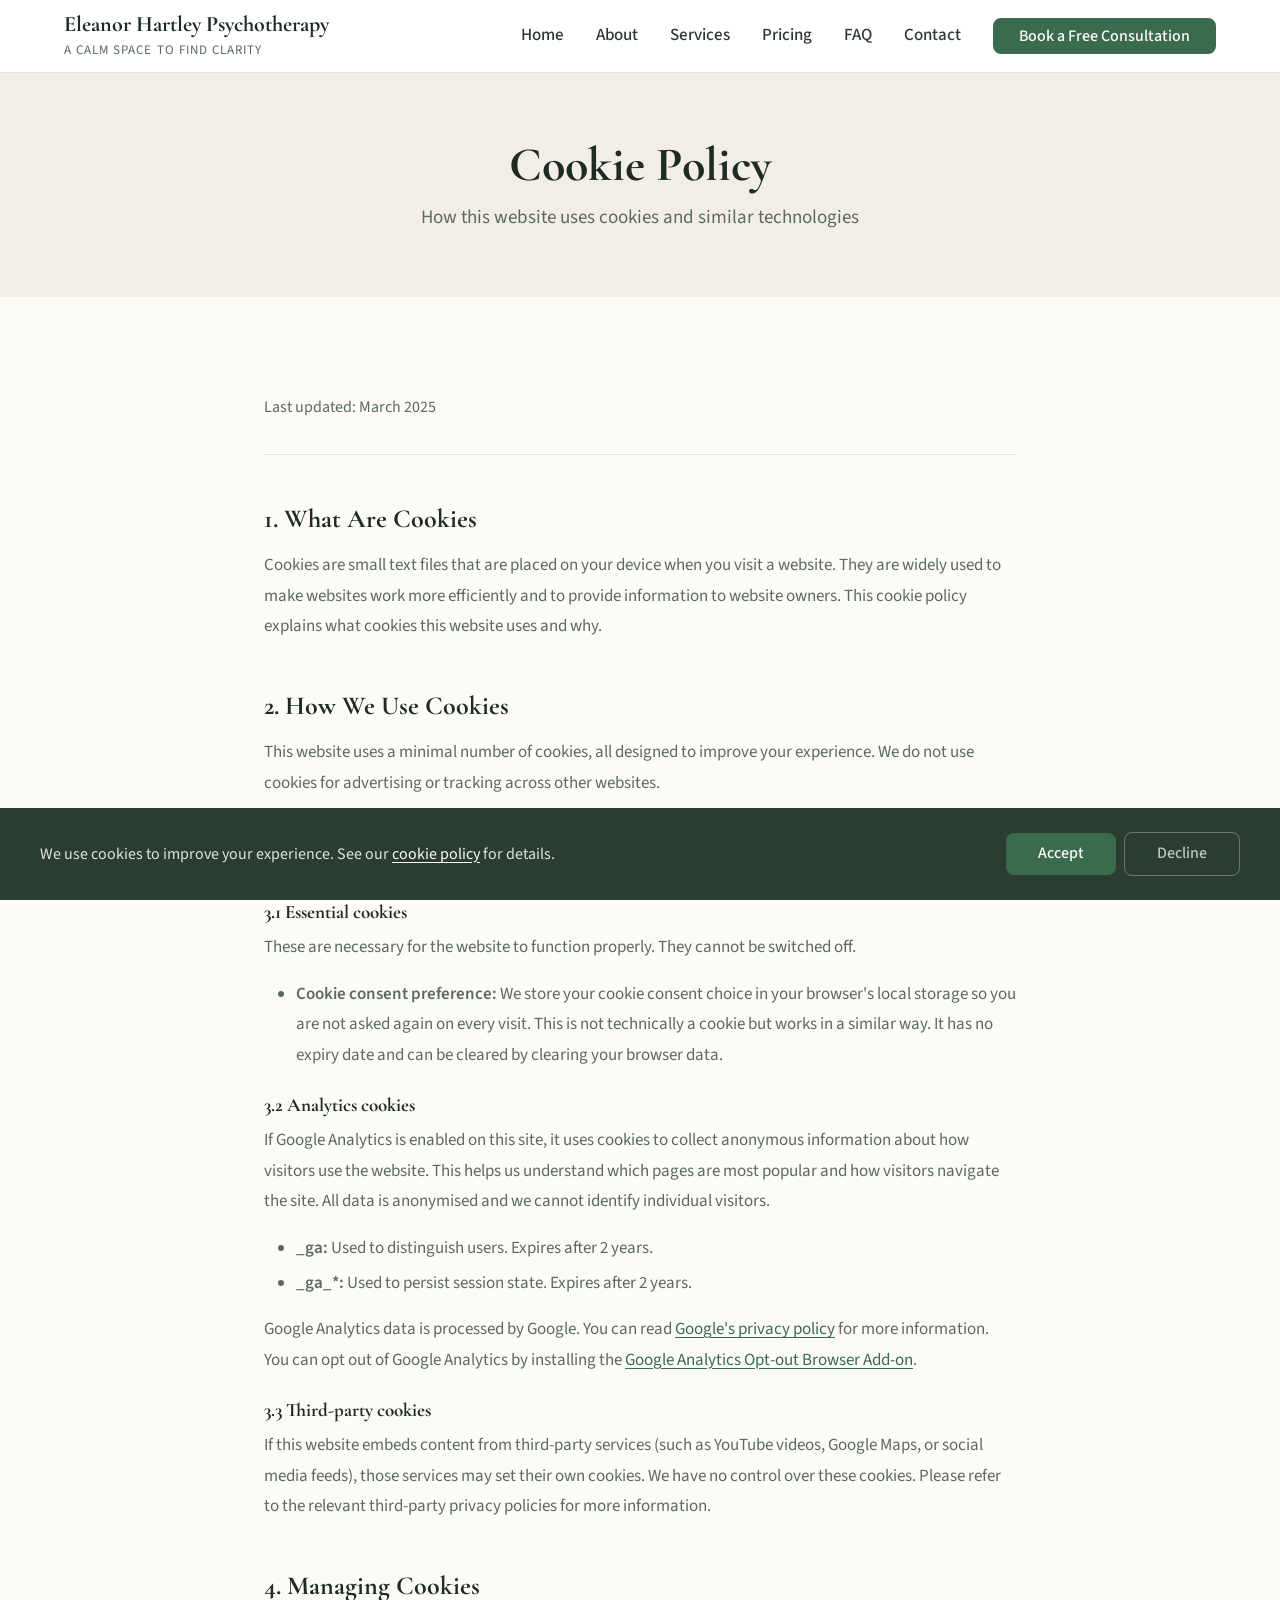
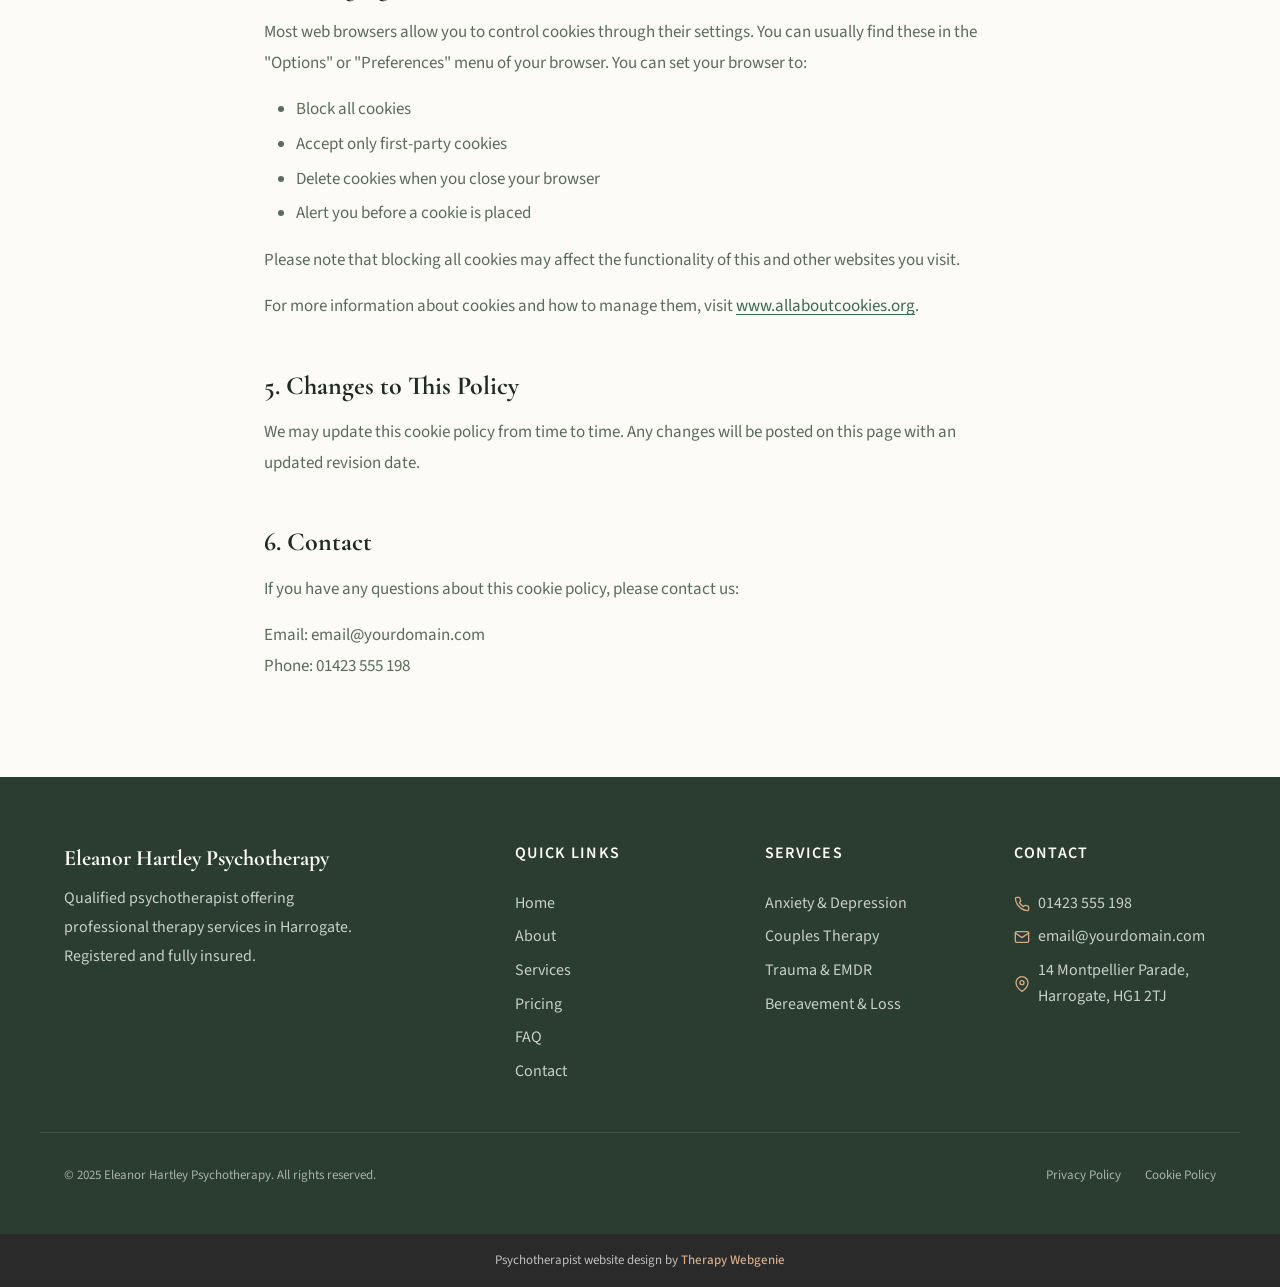
<file: cookies-policy.html>
<!DOCTYPE html>
<html lang="en">
<head>
  <meta charset="UTF-8">
  <meta name="viewport" content="width=device-width, initial-scale=1.0">
  <meta name="description" content="Cookie policy for Eleanor Hartley Psychotherapy. How we use cookies and similar technologies on this website.">
  <meta name="robots" content="noindex">
  <title>Cookie Policy — Eleanor Hartley Psychotherapy</title>

  <link rel="preconnect" href="https://fonts.googleapis.com">
  <link rel="preconnect" href="https://fonts.gstatic.com" crossorigin>

  <link rel="stylesheet" href="css/base.css">
  <link rel="stylesheet" href="css/components.css">
  <link rel="stylesheet" href="css/theme.css">
  <!-- PROFILE:schema -->
  <!-- /PROFILE:schema -->
</head>
<body>

  <a href="#main" class="skip-link">Skip to main content</a>

  <!-- SECTION: nav -->
  <nav class="nav" role="navigation" aria-label="Main navigation">
    <div class="container nav__inner">
      <a href="index.html" class="nav__brand">
        <!-- PROFILE:logo --><!-- /PROFILE:logo -->
        <span class="nav__name"><!-- PROFILE:site_title -->Eleanor Hartley Psychotherapy<!-- /PROFILE:site_title --></span>
        <span class="nav__title"><!-- PROFILE:site_slogan -->A calm space to find clarity<!-- /PROFILE:site_slogan --></span>
      </a>
      <div class="nav__links">
        <a href="index.html" class="nav__link">Home</a>
        <a href="about.html" class="nav__link">About</a>
        <a href="services.html" class="nav__link">Services</a>
        <a href="pricing.html" class="nav__link">Pricing</a>
        <a href="faq.html" class="nav__link">FAQ</a>
        <a href="contact.html" class="nav__link">Contact</a>
        <a href="contact.html" class="btn btn--primary nav__cta">Book a Free Consultation</a>
      </div>
      <button class="nav__toggle" aria-label="Toggle menu" aria-expanded="false" aria-controls="mobile-menu">
        <span class="nav__toggle-bar"></span>
        <span class="nav__toggle-bar"></span>
        <span class="nav__toggle-bar"></span>
      </button>
    </div>
    <div class="nav__mobile" id="mobile-menu" role="menu">
      <a href="index.html" class="nav__link" role="menuitem">Home</a>
      <a href="about.html" class="nav__link" role="menuitem">About</a>
      <a href="services.html" class="nav__link" role="menuitem">Services</a>
      <a href="pricing.html" class="nav__link" role="menuitem">Pricing</a>
      <a href="faq.html" class="nav__link" role="menuitem">FAQ</a>
      <a href="contact.html" class="nav__link" role="menuitem">Contact</a>
      <a href="contact.html" class="btn btn--primary" role="menuitem">Book a Free Consultation</a>
    </div>
  </nav>
  <!-- /SECTION: nav -->

  <!-- Compact scroll header -->
  <div class="nav-scroll" aria-hidden="true">
    <div class="container nav-scroll__inner">
      <div class="nav-scroll__brand">
        <span class="nav-scroll__name"><!-- PROFILE:site_title -->Eleanor Hartley Psychotherapy<!-- /PROFILE:site_title --></span>
        <span class="nav-scroll__title"><!-- PROFILE:site_slogan -->A calm space to find clarity<!-- /PROFILE:site_slogan --></span>
      </div>
      <div class="nav-scroll__right">
        <a href="tel:01423555198" class="nav-scroll__phone">
          <svg xmlns="http://www.w3.org/2000/svg" viewBox="0 0 24 24" fill="none" stroke="currentColor" stroke-width="2" stroke-linecap="round" stroke-linejoin="round"><path d="M22 16.92v3a2 2 0 0 1-2.18 2 19.79 19.79 0 0 1-8.63-3.07 19.5 19.5 0 0 1-6-6 19.79 19.79 0 0 1-3.07-8.67A2 2 0 0 1 4.11 2h3a2 2 0 0 1 2 1.72c.127.96.361 1.903.7 2.81a2 2 0 0 1-.45 2.11L8.09 9.91a16 16 0 0 0 6 6l1.27-1.27a2 2 0 0 1 2.11-.45c.907.339 1.85.573 2.81.7A2 2 0 0 1 22 16.92z"></path></svg>
          01423 555 198
        </a>
        <a href="tel:01423555198" class="nav-scroll__phone-icon" aria-label="Call us">
          <svg xmlns="http://www.w3.org/2000/svg" viewBox="0 0 24 24" fill="none" stroke="currentColor" stroke-width="2" stroke-linecap="round" stroke-linejoin="round"><path d="M22 16.92v3a2 2 0 0 1-2.18 2 19.79 19.79 0 0 1-8.63-3.07 19.5 19.5 0 0 1-6-6 19.79 19.79 0 0 1-3.07-8.67A2 2 0 0 1 4.11 2h3a2 2 0 0 1 2 1.72c.127.96.361 1.903.7 2.81a2 2 0 0 1-.45 2.11L8.09 9.91a16 16 0 0 0 6 6l1.27-1.27a2 2 0 0 1 2.11-.45c.907.339 1.85.573 2.81.7A2 2 0 0 1 22 16.92z"></path></svg>
        </a>
        <button class="nav-scroll__toggle" aria-label="Toggle menu">
          <span class="nav-scroll__toggle-bar"></span>
          <span class="nav-scroll__toggle-bar"></span>
          <span class="nav-scroll__toggle-bar"></span>
        </button>
      </div>
    </div>
  </div>

  <main id="main">

    <!-- SECTION: page-header -->
    <section class="page-header">
      <div class="container">
        <h1>Cookie Policy</h1>
        <p>How this website uses cookies and similar technologies</p>
      </div>
    </section>
    <!-- /SECTION: page-header -->

    <!-- SECTION: cookies-content -->
    <section class="section">
      <div class="container privacy-content">

        <p class="last-updated">Last updated: March 2025</p>

        <h2>1. What Are Cookies</h2>
        <p>Cookies are small text files that are placed on your device when you visit a website. They are widely used to make websites work more efficiently and to provide information to website owners. This cookie policy explains what cookies this website uses and why.</p>

        <h2>2. How We Use Cookies</h2>
        <p>This website uses a minimal number of cookies, all designed to improve your experience. We do not use cookies for advertising or tracking across other websites.</p>

        <h2>3. Cookies We Use</h2>

        <h3>3.1 Essential cookies</h3>
        <p>These are necessary for the website to function properly. They cannot be switched off.</p>
        <ul>
          <li><strong>Cookie consent preference:</strong> We store your cookie consent choice in your browser's local storage so you are not asked again on every visit. This is not technically a cookie but works in a similar way. It has no expiry date and can be cleared by clearing your browser data.</li>
        </ul>

        <h3>3.2 Analytics cookies</h3>
        <p>If Google Analytics is enabled on this site, it uses cookies to collect anonymous information about how visitors use the website. This helps us understand which pages are most popular and how visitors navigate the site. All data is anonymised and we cannot identify individual visitors.</p>
        <ul>
          <li><strong>_ga:</strong> Used to distinguish users. Expires after 2 years.</li>
          <li><strong>_ga_*:</strong> Used to persist session state. Expires after 2 years.</li>
        </ul>
        <p>Google Analytics data is processed by Google. You can read <a href="https://policies.google.com/privacy" target="_blank" rel="noopener">Google's privacy policy</a> for more information. You can opt out of Google Analytics by installing the <a href="https://tools.google.com/dlpage/gaoptout" target="_blank" rel="noopener">Google Analytics Opt-out Browser Add-on</a>.</p>

        <h3>3.3 Third-party cookies</h3>
        <p>If this website embeds content from third-party services (such as YouTube videos, Google Maps, or social media feeds), those services may set their own cookies. We have no control over these cookies. Please refer to the relevant third-party privacy policies for more information.</p>

        <h2>4. Managing Cookies</h2>
        <p>Most web browsers allow you to control cookies through their settings. You can usually find these in the "Options" or "Preferences" menu of your browser. You can set your browser to:</p>
        <ul>
          <li>Block all cookies</li>
          <li>Accept only first-party cookies</li>
          <li>Delete cookies when you close your browser</li>
          <li>Alert you before a cookie is placed</li>
        </ul>
        <p>Please note that blocking all cookies may affect the functionality of this and other websites you visit.</p>
        <p>For more information about cookies and how to manage them, visit <a href="https://www.allaboutcookies.org" target="_blank" rel="noopener">www.allaboutcookies.org</a>.</p>

        <h2>5. Changes to This Policy</h2>
        <p>We may update this cookie policy from time to time. Any changes will be posted on this page with an updated revision date.</p>

        <h2>6. Contact</h2>
        <p>If you have any questions about this cookie policy, please contact us:</p>
        <p>Email: email@yourdomain.com<br>
        Phone: 01423 555 198</p>

      </div>
    </section>
    <!-- /SECTION: cookies-content -->

  </main>

  <!-- SECTION: footer -->
  <footer class="footer">
    <div class="container footer__inner">
      <div class="footer__brand">
        <p class="footer__brand-name">Eleanor Hartley Psychotherapy</p>
        <p class="footer__brand-text">Qualified psychotherapist offering professional therapy services in Harrogate. Registered and fully insured.</p>
      </div>
      <div class="footer__col">
        <p class="footer__heading">Quick Links</p>
        <div class="footer__links">
          <a href="index.html" class="footer__link">Home</a>
          <a href="about.html" class="footer__link">About</a>
          <a href="services.html" class="footer__link">Services</a>
          <a href="pricing.html" class="footer__link">Pricing</a>
          <a href="faq.html" class="footer__link">FAQ</a>
          <a href="contact.html" class="footer__link">Contact</a>
        </div>
      </div>
      <div class="footer__col">
        <p class="footer__heading">Services</p>
        <div class="footer__links">
          <a href="services.html" class="footer__link">Anxiety &amp; Depression</a>
          <a href="services.html" class="footer__link">Couples Therapy</a>
          <a href="services.html" class="footer__link">Trauma &amp; EMDR</a>
          <a href="services.html" class="footer__link">Bereavement &amp; Loss</a>
        </div>
      </div>
      <div class="footer__col">
        <p class="footer__heading">Contact</p>
        <div class="footer__contact-item">
          <svg xmlns="http://www.w3.org/2000/svg" viewBox="0 0 24 24" fill="none" stroke="currentColor" stroke-width="2" stroke-linecap="round" stroke-linejoin="round"><path d="M22 16.92v3a2 2 0 0 1-2.18 2 19.79 19.79 0 0 1-8.63-3.07 19.5 19.5 0 0 1-6-6 19.79 19.79 0 0 1-3.07-8.67A2 2 0 0 1 4.11 2h3a2 2 0 0 1 2 1.72 12.84 12.84 0 0 0 .7 2.81 2 2 0 0 1-.45 2.11L8.09 9.91a16 16 0 0 0 6 6l1.27-1.27a2 2 0 0 1 2.11-.45 12.84 12.84 0 0 0 2.81.7A2 2 0 0 1 22 16.92z"></path></svg>
          <!-- PROFILE:phone_landline --><span>01423 555 198</span><!-- /PROFILE:phone_landline -->
        </div>
        <div class="footer__contact-item">
          <svg xmlns="http://www.w3.org/2000/svg" viewBox="0 0 24 24" fill="none" stroke="currentColor" stroke-width="2" stroke-linecap="round" stroke-linejoin="round"><path d="M4 4h16c1.1 0 2 .9 2 2v12c0 1.1-.9 2-2 2H4c-1.1 0-2-.9-2-2V6c0-1.1.9-2 2-2z"></path><polyline points="22,6 12,13 2,6"></polyline></svg>
          <!-- PROFILE:email --><a href="mailto:email@yourdomain.com">email@yourdomain.com</a><!-- /PROFILE:email -->
        </div>
        <div class="footer__contact-item">
          <svg xmlns="http://www.w3.org/2000/svg" viewBox="0 0 24 24" fill="none" stroke="currentColor" stroke-width="2" stroke-linecap="round" stroke-linejoin="round"><path d="M21 10c0 7-9 13-9 13s-9-6-9-13a9 9 0 0 1 18 0z"></path><circle cx="12" cy="10" r="3"></circle></svg>
          <!-- PROFILE:address --><span>14 Montpellier Parade, Harrogate, HG1 2TJ</span><!-- /PROFILE:address -->
        </div>
      </div>
    </div>
    <div class="container footer__bottom">
      <p class="footer__copyright">&copy; 2025 Eleanor Hartley Psychotherapy. All rights reserved.</p>
      <div class="footer__legal">
        <a href="privacy.html">Privacy Policy</a>
        <a href="cookies-policy.html">Cookie Policy</a>
      </div>
    </div>
  </footer>
  <!-- /SECTION: footer -->

  <div class="site-credit">
    <p>Psychotherapist website design by <a href="https://www.therapywebgenie.com/website-design/psychotherapists/" target="_blank" rel="noopener nofollow">Therapy Webgenie</a></p>
  </div>

  <!-- Cookie Consent -->
  <div class="cookie-banner" role="dialog" aria-label="Cookie consent">
    <div class="cookie-banner__inner">
      <p class="cookie-banner__text">We use cookies to improve your experience. See our <a href="cookies-policy.html">cookie policy</a> for details.</p>
      <div class="cookie-banner__buttons"><button class="cookie-banner__accept">Accept</button><button class="cookie-banner__decline">Decline</button></div>
    </div>
  </div>

  <!-- Back to Top -->
  <button class="back-to-top" aria-label="Back to top">
    <svg xmlns="http://www.w3.org/2000/svg" viewBox="0 0 24 24" fill="none" stroke="currentColor" stroke-width="2" stroke-linecap="round" stroke-linejoin="round"><polyline points="18 15 12 9 6 15"></polyline></svg>
  </button>

  <script src="js/main.js"></script>
</body>
</html>
</file>
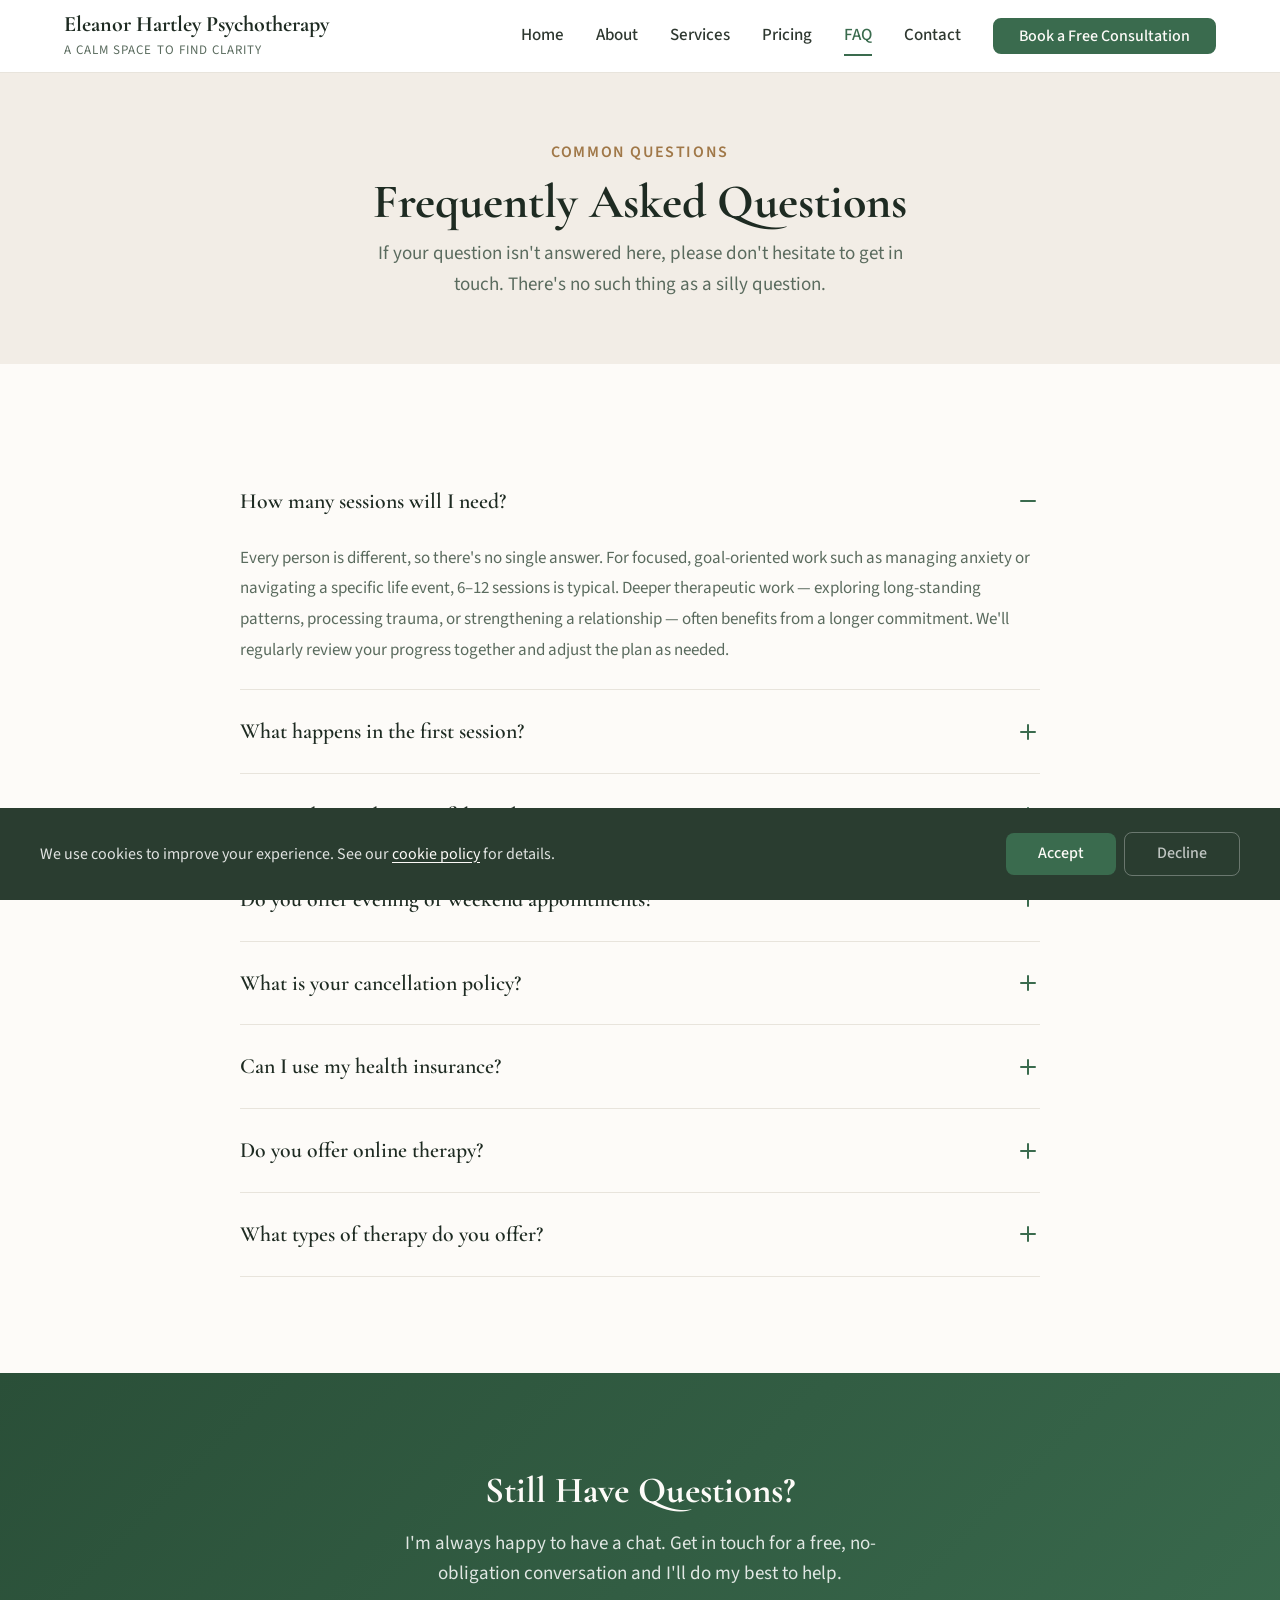
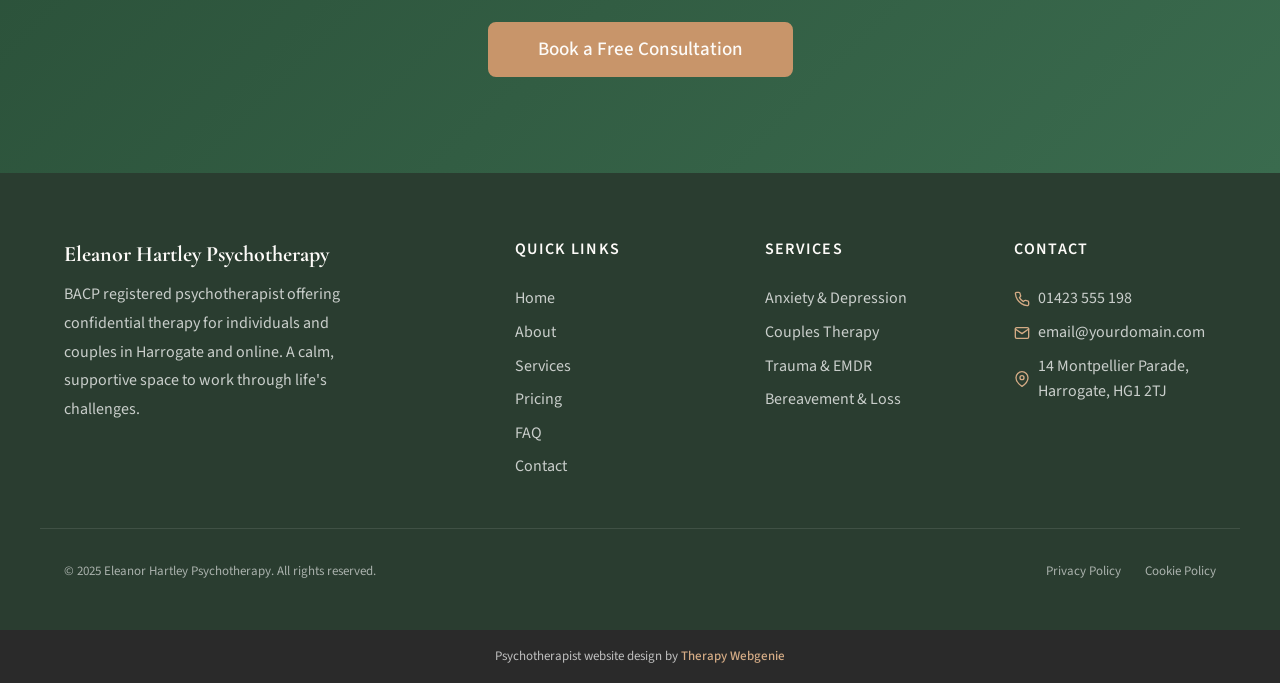
<file: faq.html>
<!DOCTYPE html>
<html lang="en">
<head>
  <meta charset="UTF-8">
  <meta name="viewport" content="width=device-width, initial-scale=1.0">
  <meta name="description" content="Frequently asked questions about Eleanor Hartley Psychotherapy. Find answers about sessions, pricing, cancellations, confidentiality, and more.">
  <title>FAQ — Eleanor Hartley Psychotherapy</title>

  <link rel="canonical" href="https://eleanorhartley.co.uk/faq.html">

  <meta property="og:type" content="website">
  <meta property="og:url" content="https://eleanorhartley.co.uk/faq.html">
  <meta property="og:title" content="FAQ — Eleanor Hartley Psychotherapy">
  <meta property="og:description" content="Find answers to common questions about psychotherapy sessions, confidentiality, and what to expect.">
  <meta property="og:image" content="https://eleanorhartley.co.uk/images/hero.jpg">

  <meta name="twitter:card" content="summary_large_image">
  <meta name="twitter:title" content="FAQ — Eleanor Hartley Psychotherapy">
  <meta name="twitter:description" content="Find answers to common questions about psychotherapy sessions, confidentiality, and what to expect.">
  <meta name="twitter:image" content="https://eleanorhartley.co.uk/images/hero.jpg">

  <link rel="preconnect" href="https://fonts.googleapis.com">
  <link rel="preconnect" href="https://fonts.gstatic.com" crossorigin>

  <link rel="stylesheet" href="css/base.css">
  <link rel="stylesheet" href="css/components.css">
  <link rel="stylesheet" href="css/theme.css">
  <!-- PROFILE:schema -->
  <!-- /PROFILE:schema -->
</head>
<body>

  <a href="#main" class="skip-link">Skip to main content</a>

  <!-- SECTION: nav -->
  <nav class="nav" role="navigation" aria-label="Main navigation">
    <div class="container nav__inner">
      <a href="index.html" class="nav__brand">
        <!-- PROFILE:logo --><!-- /PROFILE:logo -->
        <span class="nav__name"><!-- PROFILE:site_title -->Eleanor Hartley Psychotherapy<!-- /PROFILE:site_title --></span>
        <span class="nav__title"><!-- PROFILE:site_slogan -->A calm space to find clarity<!-- /PROFILE:site_slogan --></span>
      </a>
      <div class="nav__links">
        <a href="index.html" class="nav__link">Home</a>
        <a href="about.html" class="nav__link">About</a>
        <a href="services.html" class="nav__link">Services</a>
        <a href="pricing.html" class="nav__link">Pricing</a>
        <a href="faq.html" class="nav__link nav__link--active">FAQ</a>
        <a href="contact.html" class="nav__link">Contact</a>
        <a href="contact.html" class="btn btn--primary nav__cta">Book a Free Consultation</a>
      </div>
      <button class="nav__toggle" aria-label="Toggle menu" aria-expanded="false" aria-controls="mobile-menu">
        <span class="nav__toggle-bar"></span>
        <span class="nav__toggle-bar"></span>
        <span class="nav__toggle-bar"></span>
      </button>
    </div>
    <div class="nav__mobile" id="mobile-menu" role="menu">
      <a href="index.html" class="nav__link" role="menuitem">Home</a>
      <a href="about.html" class="nav__link" role="menuitem">About</a>
      <a href="services.html" class="nav__link" role="menuitem">Services</a>
      <a href="pricing.html" class="nav__link" role="menuitem">Pricing</a>
      <a href="faq.html" class="nav__link nav__link--active" role="menuitem">FAQ</a>
      <a href="contact.html" class="nav__link" role="menuitem">Contact</a>
      <a href="contact.html" class="btn btn--primary" role="menuitem">Book a Free Consultation</a>
    </div>
  </nav>
  <!-- /SECTION: nav -->

  <!-- Compact scroll header -->
  <div class="nav-scroll" aria-hidden="true">
    <div class="container nav-scroll__inner">
      <div class="nav-scroll__brand">
        <span class="nav-scroll__name"><!-- PROFILE:site_title -->Eleanor Hartley Psychotherapy<!-- /PROFILE:site_title --></span>
        <span class="nav-scroll__title"><!-- PROFILE:site_slogan -->A calm space to find clarity<!-- /PROFILE:site_slogan --></span>
      </div>
      <div class="nav-scroll__right">
        <a href="tel:01423555198" class="nav-scroll__phone">
          <svg xmlns="http://www.w3.org/2000/svg" viewBox="0 0 24 24" fill="none" stroke="currentColor" stroke-width="2" stroke-linecap="round" stroke-linejoin="round"><path d="M22 16.92v3a2 2 0 0 1-2.18 2 19.79 19.79 0 0 1-8.63-3.07 19.5 19.5 0 0 1-6-6 19.79 19.79 0 0 1-3.07-8.67A2 2 0 0 1 4.11 2h3a2 2 0 0 1 2 1.72c.127.96.361 1.903.7 2.81a2 2 0 0 1-.45 2.11L8.09 9.91a16 16 0 0 0 6 6l1.27-1.27a2 2 0 0 1 2.11-.45c.907.339 1.85.573 2.81.7A2 2 0 0 1 22 16.92z"></path></svg>
          01423 555 198
        </a>
        <a href="tel:01423555198" class="nav-scroll__phone-icon" aria-label="Call us">
          <svg xmlns="http://www.w3.org/2000/svg" viewBox="0 0 24 24" fill="none" stroke="currentColor" stroke-width="2" stroke-linecap="round" stroke-linejoin="round"><path d="M22 16.92v3a2 2 0 0 1-2.18 2 19.79 19.79 0 0 1-8.63-3.07 19.5 19.5 0 0 1-6-6 19.79 19.79 0 0 1-3.07-8.67A2 2 0 0 1 4.11 2h3a2 2 0 0 1 2 1.72c.127.96.361 1.903.7 2.81a2 2 0 0 1-.45 2.11L8.09 9.91a16 16 0 0 0 6 6l1.27-1.27a2 2 0 0 1 2.11-.45c.907.339 1.85.573 2.81.7A2 2 0 0 1 22 16.92z"></path></svg>
        </a>
        <button class="nav-scroll__toggle" aria-label="Toggle menu">
          <span class="nav-scroll__toggle-bar"></span>
          <span class="nav-scroll__toggle-bar"></span>
          <span class="nav-scroll__toggle-bar"></span>
        </button>
      </div>
    </div>
  </div>

  <main id="main">

    <!-- SECTION: page-header -->
    <section class="page-header">
      <div class="container">
        <span class="section-label">Common Questions</span>
        <h1>Frequently Asked Questions</h1>
        <p>If your question isn't answered here, please don't hesitate to get in touch. There's no such thing as a silly question.</p>
      </div>
    </section>
    <!-- /SECTION: page-header -->

    <!-- SECTION: faq -->
    <section class="section reveal">
      <div class="container">
        <div class="accordion">

          <div class="accordion__item accordion__item--open">
            <button class="accordion__trigger" aria-expanded="true">
              How many sessions will I need?
              <svg class="accordion__icon" xmlns="http://www.w3.org/2000/svg" viewBox="0 0 24 24" fill="none" stroke="currentColor" stroke-width="2" stroke-linecap="round" stroke-linejoin="round"><line x1="5" y1="12" x2="19" y2="12"></line><line class="accordion__icon-vertical" x1="12" y1="5" x2="12" y2="19"></line></svg>
            </button>
            <div class="accordion__content">
              <p>Every person is different, so there's no single answer. For focused, goal-oriented work such as managing anxiety or navigating a specific life event, 6&ndash;12 sessions is typical. Deeper therapeutic work &mdash; exploring long-standing patterns, processing trauma, or strengthening a relationship &mdash; often benefits from a longer commitment. We'll regularly review your progress together and adjust the plan as needed.</p>
            </div>
          </div>

          <div class="accordion__item">
            <button class="accordion__trigger" aria-expanded="false">
              What happens in the first session?
              <svg class="accordion__icon" xmlns="http://www.w3.org/2000/svg" viewBox="0 0 24 24" fill="none" stroke="currentColor" stroke-width="2" stroke-linecap="round" stroke-linejoin="round"><line x1="5" y1="12" x2="19" y2="12"></line><line class="accordion__icon-vertical" x1="12" y1="5" x2="12" y2="19"></line></svg>
            </button>
            <div class="accordion__content">
              <p>The first session is an initial assessment where we get to know each other. I'll ask about your background, what's brought you to therapy, and what you're hoping to achieve. There's no pressure to share more than you're comfortable with. Together we'll agree on the best therapeutic approach and map out a plan that feels right for you.</p>
            </div>
          </div>

          <div class="accordion__item">
            <button class="accordion__trigger" aria-expanded="false">
              Is everything I share confidential?
              <svg class="accordion__icon" xmlns="http://www.w3.org/2000/svg" viewBox="0 0 24 24" fill="none" stroke="currentColor" stroke-width="2" stroke-linecap="round" stroke-linejoin="round"><line x1="5" y1="12" x2="19" y2="12"></line><line class="accordion__icon-vertical" x1="12" y1="5" x2="12" y2="19"></line></svg>
            </button>
            <div class="accordion__content">
              <p>Absolutely. Confidentiality is a cornerstone of my practice and essential for building the trust that effective therapy requires. The only exceptions are the standard limitations that apply to all therapists &mdash; where there is a serious risk of harm to yourself or others, or where disclosure is required by law. I'll explain these boundaries fully before we begin working together.</p>
            </div>
          </div>

          <div class="accordion__item">
            <button class="accordion__trigger" aria-expanded="false">
              Do you offer evening or weekend appointments?
              <svg class="accordion__icon" xmlns="http://www.w3.org/2000/svg" viewBox="0 0 24 24" fill="none" stroke="currentColor" stroke-width="2" stroke-linecap="round" stroke-linejoin="round"><line x1="5" y1="12" x2="19" y2="12"></line><line class="accordion__icon-vertical" x1="12" y1="5" x2="12" y2="19"></line></svg>
            </button>
            <div class="accordion__content">
              <p>Yes. I understand that fitting therapy around work and family commitments can be challenging. I offer select evening appointments during the week and Saturday morning sessions. These slots are popular, so I recommend booking early to secure your preferred time.</p>
            </div>
          </div>

          <div class="accordion__item">
            <button class="accordion__trigger" aria-expanded="false">
              What is your cancellation policy?
              <svg class="accordion__icon" xmlns="http://www.w3.org/2000/svg" viewBox="0 0 24 24" fill="none" stroke="currentColor" stroke-width="2" stroke-linecap="round" stroke-linejoin="round"><line x1="5" y1="12" x2="19" y2="12"></line><line class="accordion__icon-vertical" x1="12" y1="5" x2="12" y2="19"></line></svg>
            </button>
            <div class="accordion__content">
              <p>I ask for at least 48 hours' notice if you need to cancel or reschedule. Sessions cancelled with less notice or missed without contact will be charged at the full session rate. I understand that genuine emergencies happen, and I'll always try to be flexible and compassionate in those circumstances.</p>
            </div>
          </div>

          <div class="accordion__item">
            <button class="accordion__trigger" aria-expanded="false">
              Can I use my health insurance?
              <svg class="accordion__icon" xmlns="http://www.w3.org/2000/svg" viewBox="0 0 24 24" fill="none" stroke="currentColor" stroke-width="2" stroke-linecap="round" stroke-linejoin="round"><line x1="5" y1="12" x2="19" y2="12"></line><line class="accordion__icon-vertical" x1="12" y1="5" x2="12" y2="19"></line></svg>
            </button>
            <div class="accordion__content">
              <p>I'm a BACP registered therapist, and some private health insurance providers do cover psychotherapy sessions. I'd recommend checking with your insurer and mentioning my name and BACP registration details when enquiring about coverage. I can provide receipts and any documentation needed to support your claim.</p>
            </div>
          </div>

          <div class="accordion__item">
            <button class="accordion__trigger" aria-expanded="false">
              Do you offer online therapy?
              <svg class="accordion__icon" xmlns="http://www.w3.org/2000/svg" viewBox="0 0 24 24" fill="none" stroke="currentColor" stroke-width="2" stroke-linecap="round" stroke-linejoin="round"><line x1="5" y1="12" x2="19" y2="12"></line><line class="accordion__icon-vertical" x1="12" y1="5" x2="12" y2="19"></line></svg>
            </button>
            <div class="accordion__content">
              <p>Yes. I offer secure, GDPR-compliant video sessions for clients who prefer the flexibility of working from home or who live outside the Harrogate area. Research consistently shows that online therapy is just as effective as in-person sessions for most concerns. All you need is a private space, a stable internet connection, and a willingness to engage.</p>
            </div>
          </div>

          <div class="accordion__item">
            <button class="accordion__trigger" aria-expanded="false">
              What types of therapy do you offer?
              <svg class="accordion__icon" xmlns="http://www.w3.org/2000/svg" viewBox="0 0 24 24" fill="none" stroke="currentColor" stroke-width="2" stroke-linecap="round" stroke-linejoin="round"><line x1="5" y1="12" x2="19" y2="12"></line><line class="accordion__icon-vertical" x1="12" y1="5" x2="12" y2="19"></line></svg>
            </button>
            <div class="accordion__content">
              <p>I take an integrative approach, which means I draw on several evidence-based modalities and tailor the therapy to suit you. This includes cognitive behavioural therapy (CBT) for managing unhelpful thought patterns, person-centred therapy for building self-awareness and confidence, EMDR for processing trauma, and emotionally focused therapy for couples work. We'll find the approach that fits your needs best.</p>
            </div>
          </div>

        </div>
      </div>
    </section>
    <!-- /SECTION: faq -->

    <!-- SECTION: cta -->
    <section class="section cta-banner reveal">
      <div class="container text-center">
        <h2>Still Have Questions?</h2>
        <p>I'm always happy to have a chat. Get in touch for a free, no-obligation conversation and I'll do my best to help.</p>
        <div class="cta-banner__buttons">
          <a href="contact.html" class="btn btn--accent">Book a Free Consultation</a>
        </div>
      </div>
    </section>
    <!-- /SECTION: cta -->

  </main>

  <!-- SECTION: footer -->
  <footer class="footer">
    <div class="container footer__inner">
      <div class="footer__brand">
        <p class="footer__brand-name">Eleanor Hartley Psychotherapy</p>
        <p class="footer__brand-text">BACP registered psychotherapist offering confidential therapy for individuals and couples in Harrogate and online. A calm, supportive space to work through life's challenges.</p>
      </div>
      <div class="footer__col">
        <p class="footer__heading">Quick Links</p>
        <div class="footer__links">
          <a href="index.html" class="footer__link">Home</a>
          <a href="about.html" class="footer__link">About</a>
          <a href="services.html" class="footer__link">Services</a>
          <a href="pricing.html" class="footer__link">Pricing</a>
          <a href="faq.html" class="footer__link">FAQ</a>
          <a href="contact.html" class="footer__link">Contact</a>
        </div>
      </div>
      <div class="footer__col">
        <p class="footer__heading">Services</p>
        <div class="footer__links">
          <a href="services.html" class="footer__link">Anxiety &amp; Depression</a>
          <a href="services.html" class="footer__link">Couples Therapy</a>
          <a href="services.html" class="footer__link">Trauma &amp; EMDR</a>
          <a href="services.html" class="footer__link">Bereavement &amp; Loss</a>
        </div>
      </div>
      <div class="footer__col">
        <p class="footer__heading">Contact</p>
        <div class="footer__contact-item">
          <svg xmlns="http://www.w3.org/2000/svg" viewBox="0 0 24 24" fill="none" stroke="currentColor" stroke-width="2" stroke-linecap="round" stroke-linejoin="round"><path d="M22 16.92v3a2 2 0 0 1-2.18 2 19.79 19.79 0 0 1-8.63-3.07 19.5 19.5 0 0 1-6-6 19.79 19.79 0 0 1-3.07-8.67A2 2 0 0 1 4.11 2h3a2 2 0 0 1 2 1.72 12.84 12.84 0 0 0 .7 2.81 2 2 0 0 1-.45 2.11L8.09 9.91a16 16 0 0 0 6 6l1.27-1.27a2 2 0 0 1 2.11-.45 12.84 12.84 0 0 0 2.81.7A2 2 0 0 1 22 16.92z"></path></svg>
          <!-- PROFILE:phone_landline --><span>01423 555 198</span><!-- /PROFILE:phone_landline -->
        </div>
        <div class="footer__contact-item">
          <svg xmlns="http://www.w3.org/2000/svg" viewBox="0 0 24 24" fill="none" stroke="currentColor" stroke-width="2" stroke-linecap="round" stroke-linejoin="round"><path d="M4 4h16c1.1 0 2 .9 2 2v12c0 1.1-.9 2-2 2H4c-1.1 0-2-.9-2-2V6c0-1.1.9-2 2-2z"></path><polyline points="22,6 12,13 2,6"></polyline></svg>
          <!-- PROFILE:email --><a href="mailto:email@yourdomain.com">email@yourdomain.com</a><!-- /PROFILE:email -->
        </div>
        <div class="footer__contact-item">
          <svg xmlns="http://www.w3.org/2000/svg" viewBox="0 0 24 24" fill="none" stroke="currentColor" stroke-width="2" stroke-linecap="round" stroke-linejoin="round"><path d="M21 10c0 7-9 13-9 13s-9-6-9-13a9 9 0 0 1 18 0z"></path><circle cx="12" cy="10" r="3"></circle></svg>
          <!-- PROFILE:address --><span>14 Montpellier Parade, Harrogate, HG1 2TJ</span><!-- /PROFILE:address -->
        </div>
      </div>
    </div>
    <div class="container footer__bottom">
      <p class="footer__copyright">&copy; 2025 Eleanor Hartley Psychotherapy. All rights reserved.</p>
      <div class="footer__legal">
        <a href="privacy.html">Privacy Policy</a>
        <a href="cookies-policy.html">Cookie Policy</a>
      </div>
    </div>
  </footer>
  <!-- /SECTION: footer -->

  <div class="site-credit">
    <p>Psychotherapist website design by <a href="https://www.therapywebgenie.com/website-design/psychotherapists/" target="_blank" rel="noopener nofollow">Therapy Webgenie</a></p>
  </div>

  <!-- Cookie Consent -->
  <div class="cookie-banner" role="dialog" aria-label="Cookie consent">
    <div class="cookie-banner__inner">
      <p class="cookie-banner__text">We use cookies to improve your experience. See our <a href="cookies-policy.html">cookie policy</a> for details.</p>
      <div class="cookie-banner__buttons"><button class="cookie-banner__accept">Accept</button><button class="cookie-banner__decline">Decline</button></div>
    </div>
  </div>

  <!-- Back to Top -->
  <button class="back-to-top" aria-label="Back to top">
    <svg xmlns="http://www.w3.org/2000/svg" viewBox="0 0 24 24" fill="none" stroke="currentColor" stroke-width="2" stroke-linecap="round" stroke-linejoin="round"><polyline points="18 15 12 9 6 15"></polyline></svg>
  </button>

  <script src="js/main.js"></script>
</body>
</html>
</file>
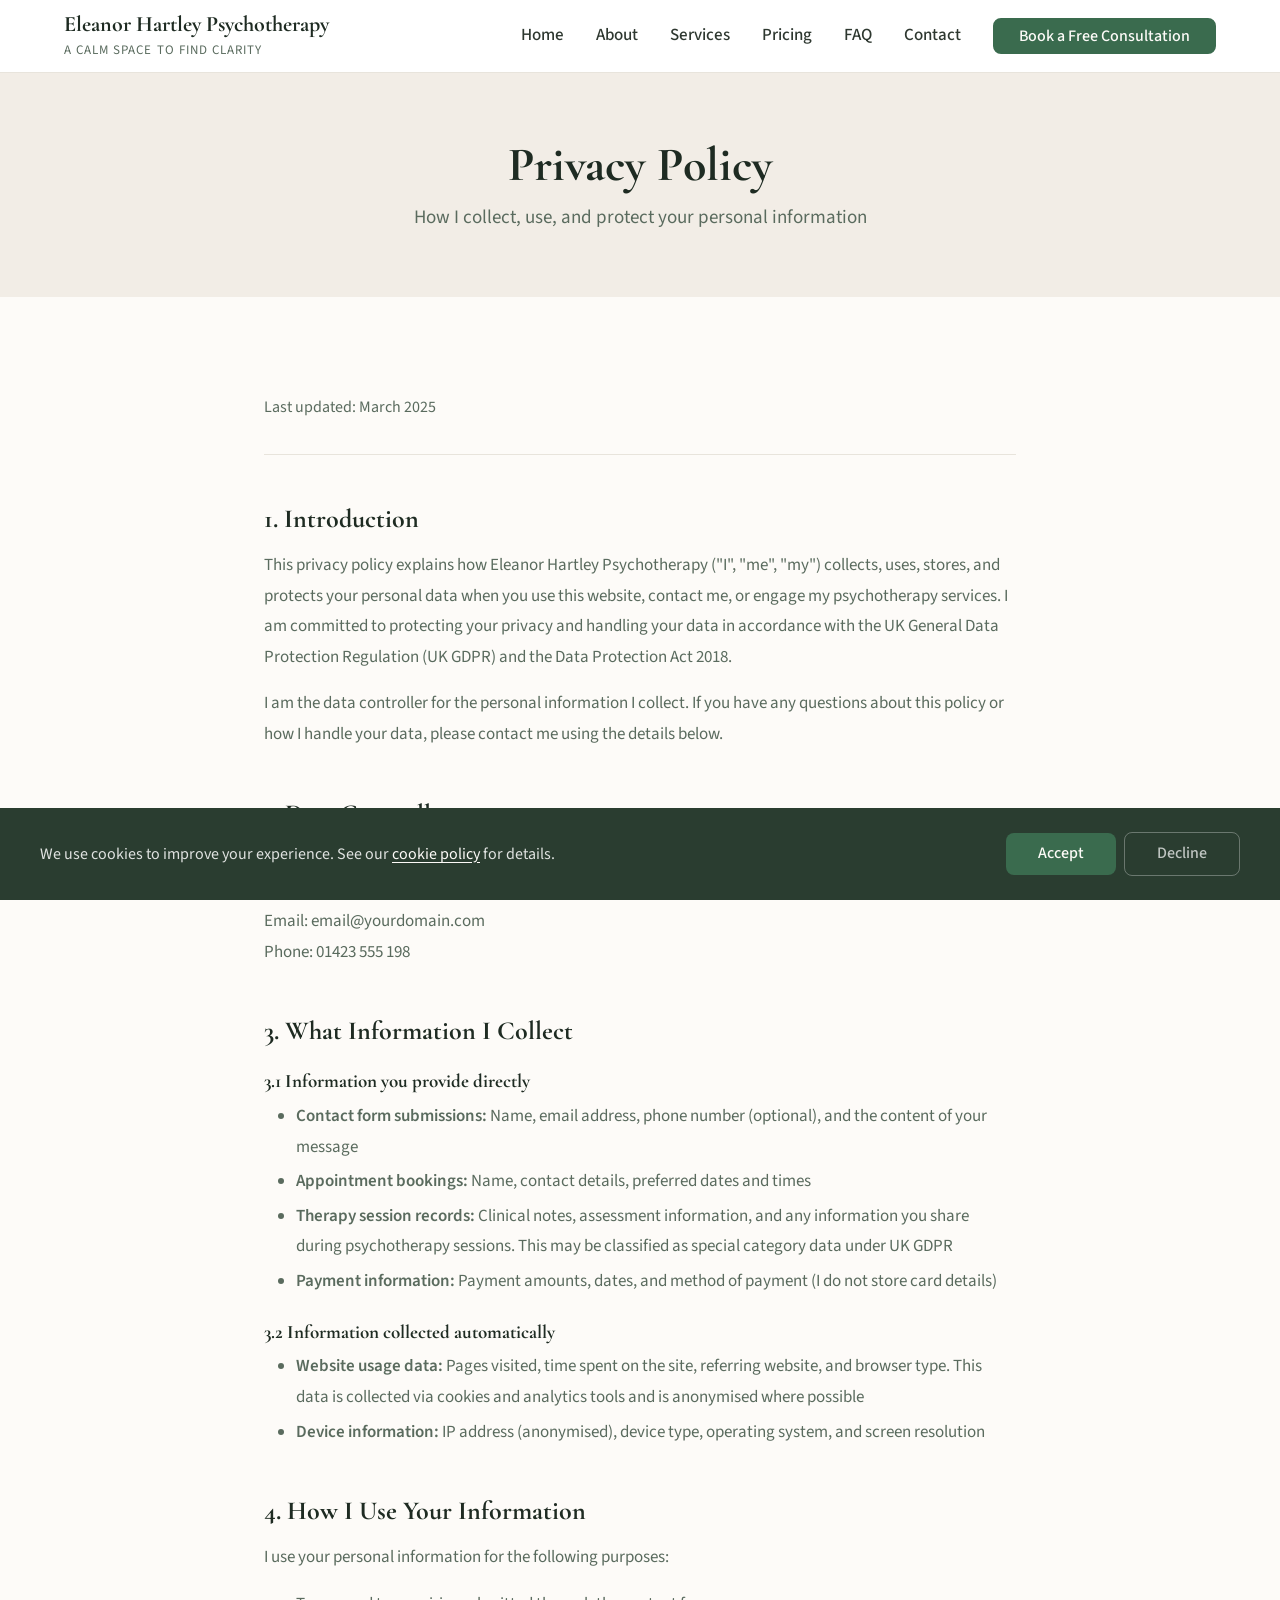
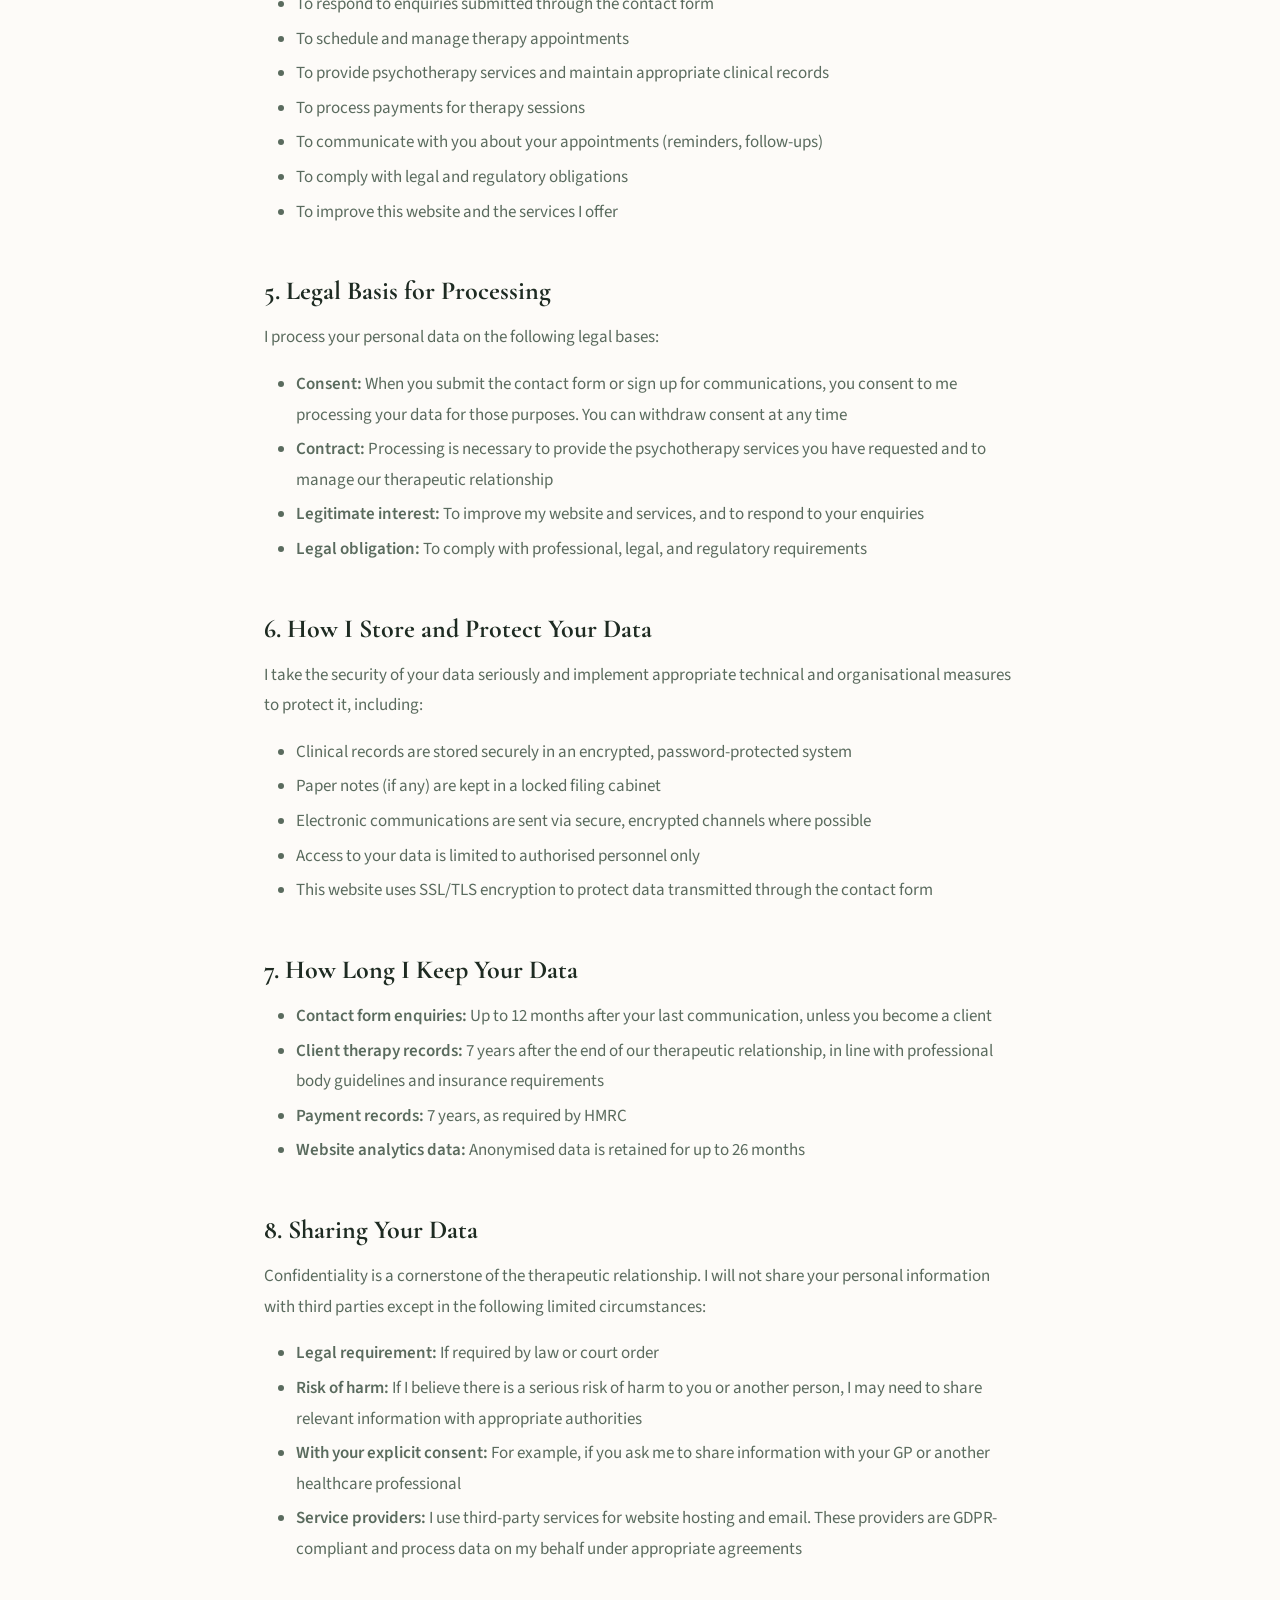
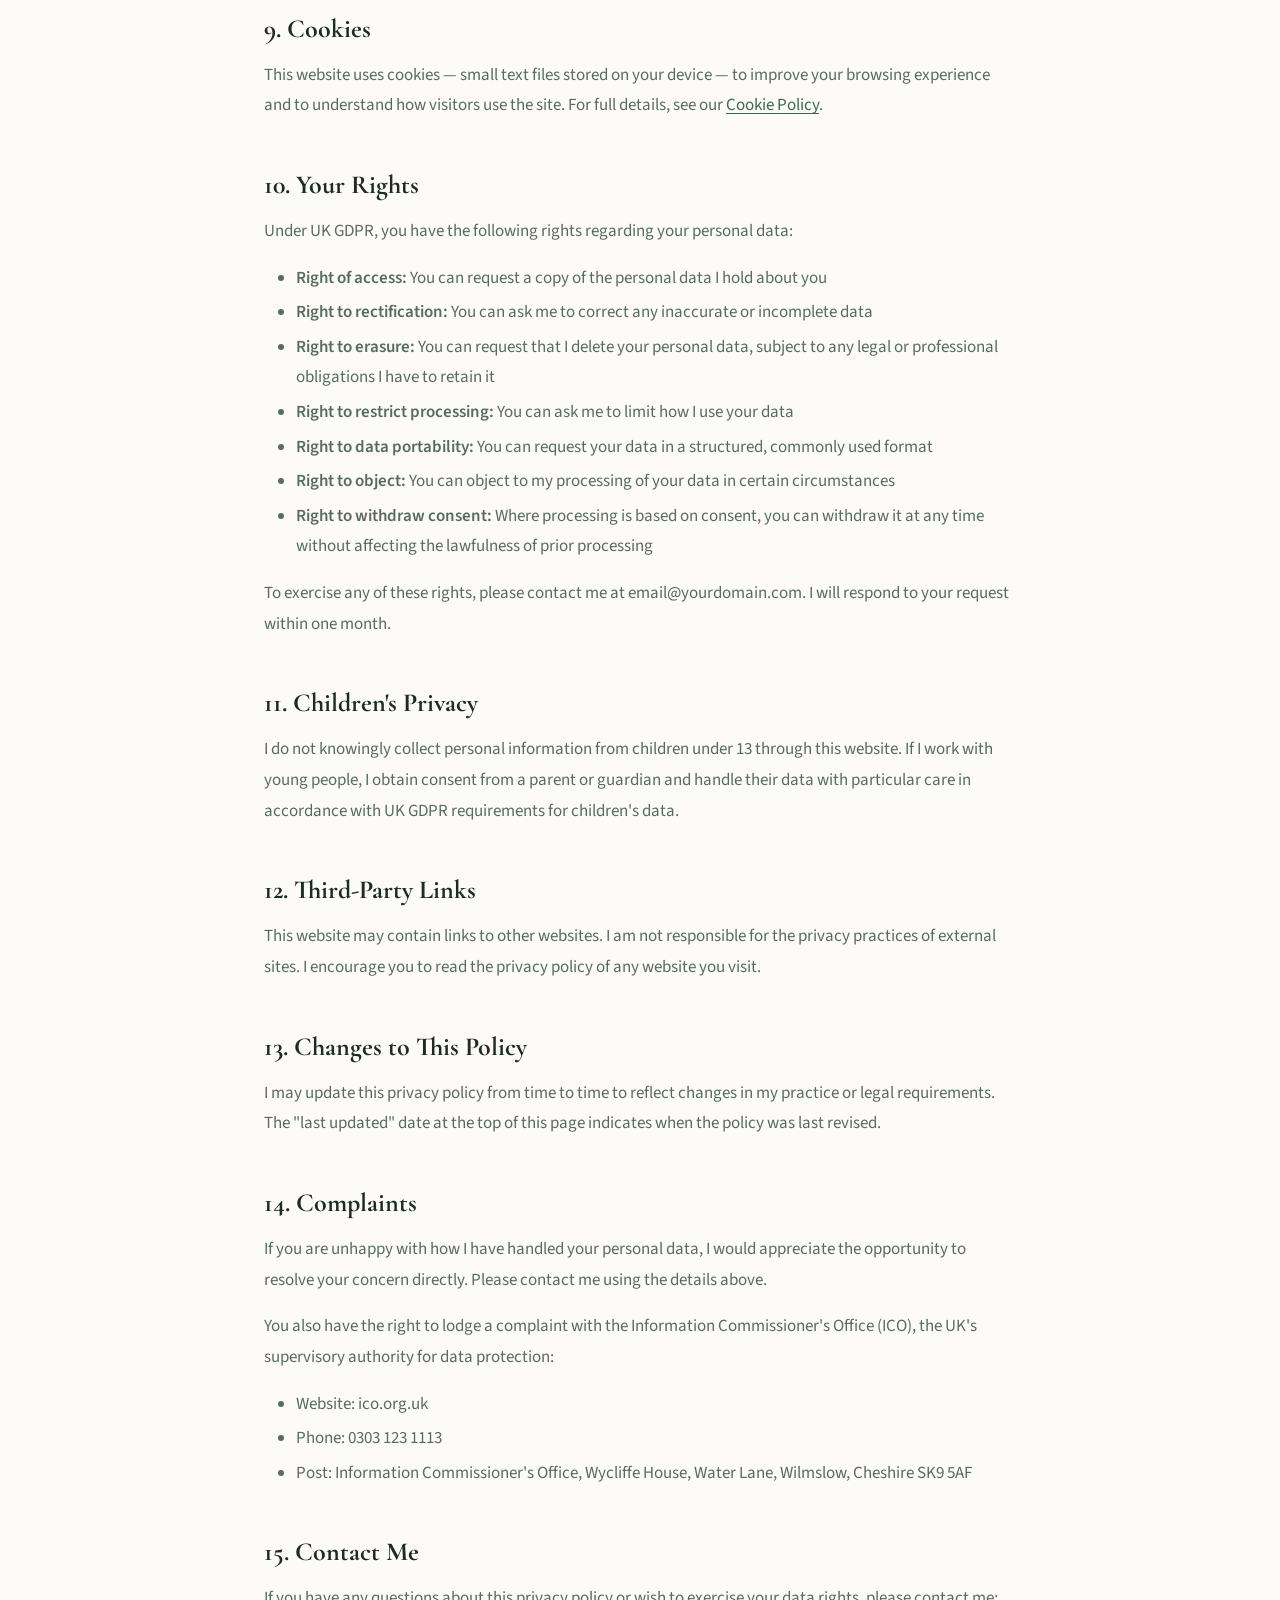
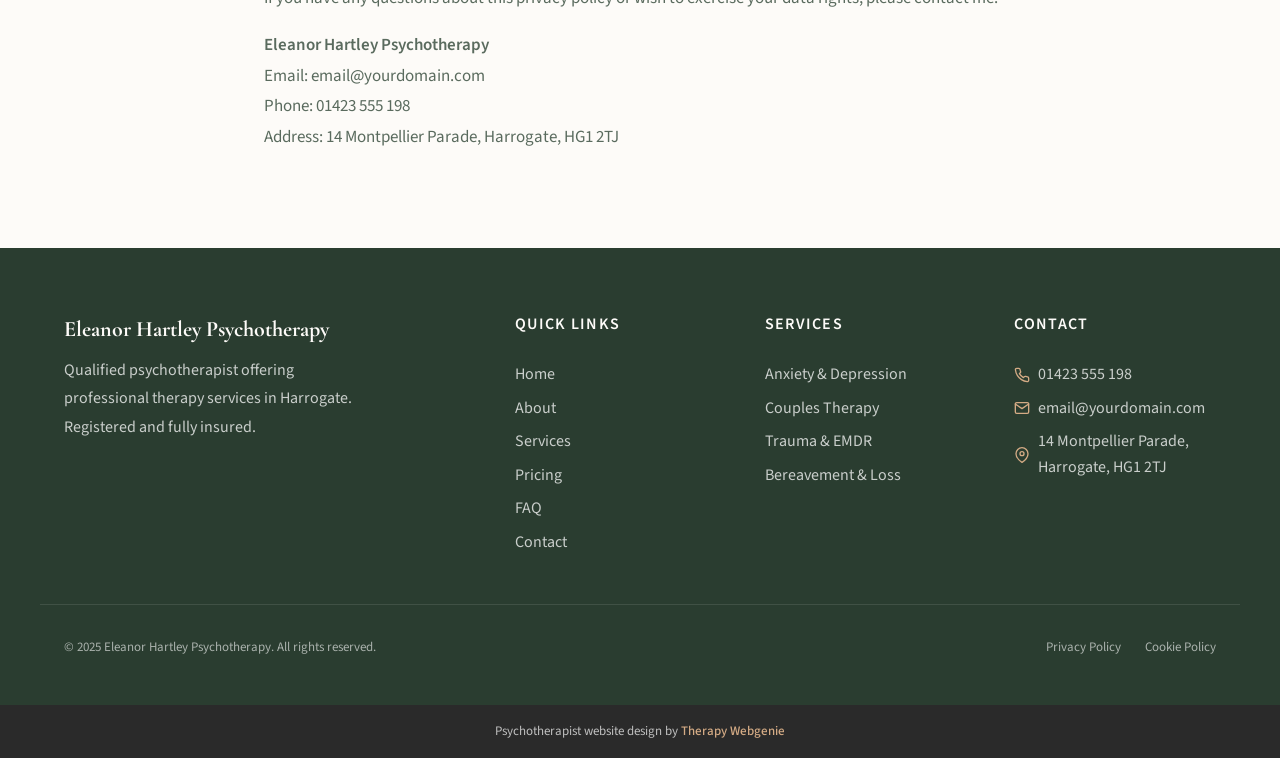
<file: privacy.html>
<!DOCTYPE html>
<html lang="en">
<head>
  <meta charset="UTF-8">
  <meta name="viewport" content="width=device-width, initial-scale=1.0">
  <meta name="description" content="Privacy policy for Eleanor Hartley Psychotherapy. How we collect, use, and protect your personal data in accordance with GDPR.">
  <meta name="robots" content="noindex">
  <title>Privacy Policy &mdash; Eleanor Hartley Psychotherapy</title>

  <link rel="preconnect" href="https://fonts.googleapis.com">
  <link rel="preconnect" href="https://fonts.gstatic.com" crossorigin>

  <link rel="stylesheet" href="css/base.css">
  <link rel="stylesheet" href="css/components.css">
  <link rel="stylesheet" href="css/theme.css">
  <!-- PROFILE:schema -->
  <!-- /PROFILE:schema -->
</head>
<body>

  <a href="#main" class="skip-link">Skip to main content</a>

  <!-- SECTION: nav -->
  <nav class="nav" role="navigation" aria-label="Main navigation">
    <div class="container nav__inner">
      <a href="index.html" class="nav__brand">
        <!-- PROFILE:logo --><!-- /PROFILE:logo -->
        <span class="nav__name"><!-- PROFILE:site_title -->Eleanor Hartley Psychotherapy<!-- /PROFILE:site_title --></span>
        <span class="nav__title"><!-- PROFILE:site_slogan -->A calm space to find clarity<!-- /PROFILE:site_slogan --></span>
      </a>
      <div class="nav__links">
        <a href="index.html" class="nav__link">Home</a>
        <a href="about.html" class="nav__link">About</a>
        <a href="services.html" class="nav__link">Services</a>
        <a href="pricing.html" class="nav__link">Pricing</a>
        <a href="faq.html" class="nav__link">FAQ</a>
        <a href="contact.html" class="nav__link">Contact</a>
        <a href="contact.html" class="btn btn--primary nav__cta">Book a Free Consultation</a>
      </div>
      <button class="nav__toggle" aria-label="Toggle menu" aria-expanded="false" aria-controls="mobile-menu">
        <span class="nav__toggle-bar"></span>
        <span class="nav__toggle-bar"></span>
        <span class="nav__toggle-bar"></span>
      </button>
    </div>
    <div class="nav__mobile" id="mobile-menu" role="menu">
      <a href="index.html" class="nav__link" role="menuitem">Home</a>
      <a href="about.html" class="nav__link" role="menuitem">About</a>
      <a href="services.html" class="nav__link" role="menuitem">Services</a>
      <a href="pricing.html" class="nav__link" role="menuitem">Pricing</a>
      <a href="faq.html" class="nav__link" role="menuitem">FAQ</a>
      <a href="contact.html" class="nav__link" role="menuitem">Contact</a>
      <a href="contact.html" class="btn btn--primary" role="menuitem">Book a Free Consultation</a>
    </div>
  </nav>
  <!-- /SECTION: nav -->

  <!-- Compact scroll header -->
  <div class="nav-scroll" aria-hidden="true">
    <div class="container nav-scroll__inner">
      <div class="nav-scroll__brand">
        <span class="nav-scroll__name"><!-- PROFILE:site_title -->Eleanor Hartley Psychotherapy<!-- /PROFILE:site_title --></span>
        <span class="nav-scroll__title"><!-- PROFILE:site_slogan -->A calm space to find clarity<!-- /PROFILE:site_slogan --></span>
      </div>
      <div class="nav-scroll__right">
        <a href="tel:01423555198" class="nav-scroll__phone">
          <svg xmlns="http://www.w3.org/2000/svg" viewBox="0 0 24 24" fill="none" stroke="currentColor" stroke-width="2" stroke-linecap="round" stroke-linejoin="round"><path d="M22 16.92v3a2 2 0 0 1-2.18 2 19.79 19.79 0 0 1-8.63-3.07 19.5 19.5 0 0 1-6-6 19.79 19.79 0 0 1-3.07-8.67A2 2 0 0 1 4.11 2h3a2 2 0 0 1 2 1.72c.127.96.361 1.903.7 2.81a2 2 0 0 1-.45 2.11L8.09 9.91a16 16 0 0 0 6 6l1.27-1.27a2 2 0 0 1 2.11-.45c.907.339 1.85.573 2.81.7A2 2 0 0 1 22 16.92z"></path></svg>
          01423 555 198
        </a>
        <a href="tel:01423555198" class="nav-scroll__phone-icon" aria-label="Call us">
          <svg xmlns="http://www.w3.org/2000/svg" viewBox="0 0 24 24" fill="none" stroke="currentColor" stroke-width="2" stroke-linecap="round" stroke-linejoin="round"><path d="M22 16.92v3a2 2 0 0 1-2.18 2 19.79 19.79 0 0 1-8.63-3.07 19.5 19.5 0 0 1-6-6 19.79 19.79 0 0 1-3.07-8.67A2 2 0 0 1 4.11 2h3a2 2 0 0 1 2 1.72c.127.96.361 1.903.7 2.81a2 2 0 0 1-.45 2.11L8.09 9.91a16 16 0 0 0 6 6l1.27-1.27a2 2 0 0 1 2.11-.45c.907.339 1.85.573 2.81.7A2 2 0 0 1 22 16.92z"></path></svg>
        </a>
        <button class="nav-scroll__toggle" aria-label="Toggle menu">
          <span class="nav-scroll__toggle-bar"></span>
          <span class="nav-scroll__toggle-bar"></span>
          <span class="nav-scroll__toggle-bar"></span>
        </button>
      </div>
    </div>
  </div>

  <main id="main">

    <!-- SECTION: page-header -->
    <section class="page-header">
      <div class="container">
        <h1>Privacy Policy</h1>
        <p>How I collect, use, and protect your personal information</p>
      </div>
    </section>
    <!-- /SECTION: page-header -->

    <!-- SECTION: privacy-content -->
    <section class="section">
      <div class="container privacy-content">

        <p class="last-updated">Last updated: March 2025</p>

        <h2>1. Introduction</h2>
        <p>This privacy policy explains how Eleanor Hartley Psychotherapy ("I", "me", "my") collects, uses, stores, and protects your personal data when you use this website, contact me, or engage my psychotherapy services. I am committed to protecting your privacy and handling your data in accordance with the UK General Data Protection Regulation (UK GDPR) and the Data Protection Act 2018.</p>
        <p>I am the data controller for the personal information I collect. If you have any questions about this policy or how I handle your data, please contact me using the details below.</p>

        <h2>2. Data Controller</h2>
        <p><strong>Eleanor Hartley, Eleanor Hartley Psychotherapy</strong><br>
        14 Montpellier Parade, Harrogate, HG1 2TJ<br>
        Email: email@yourdomain.com<br>
        Phone: 01423 555 198</p>

        <h2>3. What Information I Collect</h2>

        <h3>3.1 Information you provide directly</h3>
        <ul>
          <li><strong>Contact form submissions:</strong> Name, email address, phone number (optional), and the content of your message</li>
          <li><strong>Appointment bookings:</strong> Name, contact details, preferred dates and times</li>
          <li><strong>Therapy session records:</strong> Clinical notes, assessment information, and any information you share during psychotherapy sessions. This may be classified as special category data under UK GDPR</li>
          <li><strong>Payment information:</strong> Payment amounts, dates, and method of payment (I do not store card details)</li>
        </ul>

        <h3>3.2 Information collected automatically</h3>
        <ul>
          <li><strong>Website usage data:</strong> Pages visited, time spent on the site, referring website, and browser type. This data is collected via cookies and analytics tools and is anonymised where possible</li>
          <li><strong>Device information:</strong> IP address (anonymised), device type, operating system, and screen resolution</li>
        </ul>

        <h2>4. How I Use Your Information</h2>
        <p>I use your personal information for the following purposes:</p>
        <ul>
          <li>To respond to enquiries submitted through the contact form</li>
          <li>To schedule and manage therapy appointments</li>
          <li>To provide psychotherapy services and maintain appropriate clinical records</li>
          <li>To process payments for therapy sessions</li>
          <li>To communicate with you about your appointments (reminders, follow-ups)</li>
          <li>To comply with legal and regulatory obligations</li>
          <li>To improve this website and the services I offer</li>
        </ul>

        <h2>5. Legal Basis for Processing</h2>
        <p>I process your personal data on the following legal bases:</p>
        <ul>
          <li><strong>Consent:</strong> When you submit the contact form or sign up for communications, you consent to me processing your data for those purposes. You can withdraw consent at any time</li>
          <li><strong>Contract:</strong> Processing is necessary to provide the psychotherapy services you have requested and to manage our therapeutic relationship</li>
          <li><strong>Legitimate interest:</strong> To improve my website and services, and to respond to your enquiries</li>
          <li><strong>Legal obligation:</strong> To comply with professional, legal, and regulatory requirements</li>
        </ul>

        <h2>6. How I Store and Protect Your Data</h2>
        <p>I take the security of your data seriously and implement appropriate technical and organisational measures to protect it, including:</p>
        <ul>
          <li>Clinical records are stored securely in an encrypted, password-protected system</li>
          <li>Paper notes (if any) are kept in a locked filing cabinet</li>
          <li>Electronic communications are sent via secure, encrypted channels where possible</li>
          <li>Access to your data is limited to authorised personnel only</li>
          <li>This website uses SSL/TLS encryption to protect data transmitted through the contact form</li>
        </ul>

        <h2>7. How Long I Keep Your Data</h2>
        <ul>
          <li><strong>Contact form enquiries:</strong> Up to 12 months after your last communication, unless you become a client</li>
          <li><strong>Client therapy records:</strong> 7 years after the end of our therapeutic relationship, in line with professional body guidelines and insurance requirements</li>
          <li><strong>Payment records:</strong> 7 years, as required by HMRC</li>
          <li><strong>Website analytics data:</strong> Anonymised data is retained for up to 26 months</li>
        </ul>

        <h2>8. Sharing Your Data</h2>
        <p>Confidentiality is a cornerstone of the therapeutic relationship. I will not share your personal information with third parties except in the following limited circumstances:</p>
        <ul>
          <li><strong>Legal requirement:</strong> If required by law or court order</li>
          <li><strong>Risk of harm:</strong> If I believe there is a serious risk of harm to you or another person, I may need to share relevant information with appropriate authorities</li>
          <li><strong>With your explicit consent:</strong> For example, if you ask me to share information with your GP or another healthcare professional</li>
          <li><strong>Service providers:</strong> I use third-party services for website hosting and email. These providers are GDPR-compliant and process data on my behalf under appropriate agreements</li>
        </ul>

        <h2>9. Cookies</h2>
        <p>This website uses cookies &mdash; small text files stored on your device &mdash; to improve your browsing experience and to understand how visitors use the site. For full details, see our <a href="cookies-policy.html">Cookie Policy</a>.</p>

        <h2>10. Your Rights</h2>
        <p>Under UK GDPR, you have the following rights regarding your personal data:</p>
        <ul>
          <li><strong>Right of access:</strong> You can request a copy of the personal data I hold about you</li>
          <li><strong>Right to rectification:</strong> You can ask me to correct any inaccurate or incomplete data</li>
          <li><strong>Right to erasure:</strong> You can request that I delete your personal data, subject to any legal or professional obligations I have to retain it</li>
          <li><strong>Right to restrict processing:</strong> You can ask me to limit how I use your data</li>
          <li><strong>Right to data portability:</strong> You can request your data in a structured, commonly used format</li>
          <li><strong>Right to object:</strong> You can object to my processing of your data in certain circumstances</li>
          <li><strong>Right to withdraw consent:</strong> Where processing is based on consent, you can withdraw it at any time without affecting the lawfulness of prior processing</li>
        </ul>
        <p>To exercise any of these rights, please contact me at email@yourdomain.com. I will respond to your request within one month.</p>

        <h2>11. Children's Privacy</h2>
        <p>I do not knowingly collect personal information from children under 13 through this website. If I work with young people, I obtain consent from a parent or guardian and handle their data with particular care in accordance with UK GDPR requirements for children's data.</p>

        <h2>12. Third-Party Links</h2>
        <p>This website may contain links to other websites. I am not responsible for the privacy practices of external sites. I encourage you to read the privacy policy of any website you visit.</p>

        <h2>13. Changes to This Policy</h2>
        <p>I may update this privacy policy from time to time to reflect changes in my practice or legal requirements. The "last updated" date at the top of this page indicates when the policy was last revised.</p>

        <h2>14. Complaints</h2>
        <p>If you are unhappy with how I have handled your personal data, I would appreciate the opportunity to resolve your concern directly. Please contact me using the details above.</p>
        <p>You also have the right to lodge a complaint with the Information Commissioner's Office (ICO), the UK's supervisory authority for data protection:</p>
        <ul>
          <li>Website: ico.org.uk</li>
          <li>Phone: 0303 123 1113</li>
          <li>Post: Information Commissioner's Office, Wycliffe House, Water Lane, Wilmslow, Cheshire SK9 5AF</li>
        </ul>

        <h2>15. Contact Me</h2>
        <p>If you have any questions about this privacy policy or wish to exercise your data rights, please contact me:</p>
        <p><strong>Eleanor Hartley Psychotherapy</strong><br>
        Email: email@yourdomain.com<br>
        Phone: 01423 555 198<br>
        Address: 14 Montpellier Parade, Harrogate, HG1 2TJ</p>

      </div>
    </section>
    <!-- /SECTION: privacy-content -->

  </main>

  <!-- SECTION: footer -->
  <footer class="footer">
    <div class="container footer__inner">
      <div class="footer__brand">
        <p class="footer__brand-name">Eleanor Hartley Psychotherapy</p>
        <p class="footer__brand-text">Qualified psychotherapist offering professional therapy services in Harrogate. Registered and fully insured.</p>
      </div>
      <div class="footer__col">
        <p class="footer__heading">Quick Links</p>
        <div class="footer__links">
          <a href="index.html" class="footer__link">Home</a>
          <a href="about.html" class="footer__link">About</a>
          <a href="services.html" class="footer__link">Services</a>
          <a href="pricing.html" class="footer__link">Pricing</a>
          <a href="faq.html" class="footer__link">FAQ</a>
          <a href="contact.html" class="footer__link">Contact</a>
        </div>
      </div>
      <div class="footer__col">
        <p class="footer__heading">Services</p>
        <div class="footer__links">
          <a href="services.html" class="footer__link">Anxiety &amp; Depression</a>
          <a href="services.html" class="footer__link">Couples Therapy</a>
          <a href="services.html" class="footer__link">Trauma &amp; EMDR</a>
          <a href="services.html" class="footer__link">Bereavement &amp; Loss</a>
        </div>
      </div>
      <div class="footer__col">
        <p class="footer__heading">Contact</p>
        <div class="footer__contact-item">
          <svg xmlns="http://www.w3.org/2000/svg" viewBox="0 0 24 24" fill="none" stroke="currentColor" stroke-width="2" stroke-linecap="round" stroke-linejoin="round"><path d="M22 16.92v3a2 2 0 0 1-2.18 2 19.79 19.79 0 0 1-8.63-3.07 19.5 19.5 0 0 1-6-6 19.79 19.79 0 0 1-3.07-8.67A2 2 0 0 1 4.11 2h3a2 2 0 0 1 2 1.72 12.84 12.84 0 0 0 .7 2.81 2 2 0 0 1-.45 2.11L8.09 9.91a16 16 0 0 0 6 6l1.27-1.27a2 2 0 0 1 2.11-.45 12.84 12.84 0 0 0 2.81.7A2 2 0 0 1 22 16.92z"></path></svg>
          <!-- PROFILE:phone_landline --><span>01423 555 198</span><!-- /PROFILE:phone_landline -->
        </div>
        <div class="footer__contact-item">
          <svg xmlns="http://www.w3.org/2000/svg" viewBox="0 0 24 24" fill="none" stroke="currentColor" stroke-width="2" stroke-linecap="round" stroke-linejoin="round"><path d="M4 4h16c1.1 0 2 .9 2 2v12c0 1.1-.9 2-2 2H4c-1.1 0-2-.9-2-2V6c0-1.1.9-2 2-2z"></path><polyline points="22,6 12,13 2,6"></polyline></svg>
          <!-- PROFILE:email --><a href="mailto:email@yourdomain.com">email@yourdomain.com</a><!-- /PROFILE:email -->
        </div>
        <div class="footer__contact-item">
          <svg xmlns="http://www.w3.org/2000/svg" viewBox="0 0 24 24" fill="none" stroke="currentColor" stroke-width="2" stroke-linecap="round" stroke-linejoin="round"><path d="M21 10c0 7-9 13-9 13s-9-6-9-13a9 9 0 0 1 18 0z"></path><circle cx="12" cy="10" r="3"></circle></svg>
          <!-- PROFILE:address --><span>14 Montpellier Parade, Harrogate, HG1 2TJ</span><!-- /PROFILE:address -->
        </div>
      </div>
    </div>
    <div class="container footer__bottom">
      <p class="footer__copyright">&copy; 2025 Eleanor Hartley Psychotherapy. All rights reserved.</p>
      <div class="footer__legal">
        <a href="privacy.html">Privacy Policy</a>
        <a href="cookies-policy.html">Cookie Policy</a>
      </div>
    </div>
  </footer>
  <!-- /SECTION: footer -->

  <div class="site-credit">
    <p>Psychotherapist website design by <a href="https://www.therapywebgenie.com/website-design/psychotherapists/" target="_blank" rel="noopener nofollow">Therapy Webgenie</a></p>
  </div>

  <!-- Cookie Consent -->
  <div class="cookie-banner" role="dialog" aria-label="Cookie consent">
    <div class="cookie-banner__inner">
      <p class="cookie-banner__text">We use cookies to improve your experience. See our <a href="cookies-policy.html">cookie policy</a> for details.</p>
      <div class="cookie-banner__buttons"><button class="cookie-banner__accept">Accept</button><button class="cookie-banner__decline">Decline</button></div>
    </div>
  </div>

  <!-- Back to Top -->
  <button class="back-to-top" aria-label="Back to top">
    <svg xmlns="http://www.w3.org/2000/svg" viewBox="0 0 24 24" fill="none" stroke="currentColor" stroke-width="2" stroke-linecap="round" stroke-linejoin="round"><polyline points="18 15 12 9 6 15"></polyline></svg>
  </button>

  <script src="js/main.js"></script>
</body>
</html>
</file>
<file: css/base.css>
/* =============================================
   BASE STYLES
   Reset, Custom Properties, Typography, Layout
   Theme colours & fonts are in theme.css
   ============================================= */

/* --- Custom Properties (non-theme) --- */
:root {
  --text-xs: 0.8125rem;
  --text-sm: 1rem;
  --text-base: 1.0625rem;
  --text-md: 1.1875rem;
  --text-lg: 1.375rem;
  --text-xl: 1.625rem;
  --text-2xl: 2rem;
  --text-3xl: 2.375rem;
  --text-4xl: 3rem;

  /* Heading sizes (overridable per font pairing in theme.css) */
  --text-h1: var(--text-3xl);          /* mobile: 38px */
  --text-h1-desktop: var(--text-4xl);  /* desktop: 48px */
  --text-h2: var(--text-2xl);          /* mobile: 32px */
  --text-h2-desktop: var(--text-3xl);  /* desktop: 38px */
  --text-h3: var(--text-xl);           /* mobile: 26px */
  --text-h3-desktop: 1.75rem;          /* desktop: 28px */

  --font-weight-normal: 400;
  --font-weight-medium: 500;
  --font-weight-semibold: 600;
  --font-weight-bold: 700;

  --line-height-tight: 1.2;
  --line-height-normal: 1.6;
  --line-height-relaxed: 1.8;

  /* Spacing */
  --space-xs: 0.25rem;
  --space-sm: 0.5rem;
  --space-md: 1rem;
  --space-lg: 1.5rem;
  --space-xl: 2rem;
  --space-2xl: 3rem;
  --space-3xl: 4rem;
  --space-4xl: 6rem;
  --space-5xl: 8rem;

  /* Layout */
  --container-max: 1200px;
  --container-narrow: 800px;
  --container-wide: 1400px;

  /* Border Radius */
  --radius-sm: 4px;
  --radius-md: 8px;
  --radius-lg: 12px;
  --radius-xl: 20px;
  --radius-full: 9999px;

  /* Shadows */
  --shadow-sm: 0 1px 3px rgba(0, 0, 0, 0.06);
  --shadow-md: 0 4px 12px rgba(0, 0, 0, 0.08);
  --shadow-lg: 0 8px 30px rgba(0, 0, 0, 0.1);
  --shadow-xl: 0 12px 40px rgba(0, 0, 0, 0.12);

  /* Transitions */
  --transition-fast: 150ms ease;
  --transition-base: 250ms ease;
  --transition-normal: 300ms ease;
  --transition-slow: 400ms ease;
}

/* --- Reset --- */
*,
*::before,
*::after {
  box-sizing: border-box;
  margin: 0;
  padding: 0;
}

html {
  font-size: 100%;
  scroll-behavior: smooth;
  -webkit-text-size-adjust: 100%;
}

body {
  font-family: var(--font-body);
  font-size: var(--text-md);
  font-weight: var(--font-weight-normal);
  line-height: var(--line-height-normal);
  color: var(--color-text);
  background-color: var(--color-bg);
  -webkit-font-smoothing: antialiased;
  -moz-osx-font-smoothing: grayscale;
}

img,
picture,
video,
svg {
  display: block;
  max-width: 100%;
  height: auto;
}

input,
button,
textarea,
select {
  font: inherit;
  color: inherit;
}

button {
  cursor: pointer;
  border: none;
  background: none;
}

a {
  color: inherit;
  text-decoration: none;
}

ul,
ol {
  list-style: none;
}

h1, h2, h3, h4, h5, h6 {
  font-family: var(--font-heading);
  color: var(--color-text-heading);
  line-height: var(--line-height-tight);
  font-weight: var(--font-weight-bold);
  margin-bottom: var(--space-md);
}

/* --- Typography --- */
h1 {
  font-size: var(--text-h1);
}

h2 {
  font-size: var(--text-h2);
}

h3 {
  font-size: var(--text-h3);
}

h4 {
  font-size: var(--text-lg);
}

h5 {
  font-size: var(--text-md);
}

h6 {
  font-size: var(--text-base);
}

p {
  margin-bottom: var(--space-md);
}

p:last-child:not(.section-subtitle) {
  margin-bottom: 0;
}

strong {
  font-weight: var(--font-weight-semibold);
}

/* --- Layout Utilities --- */
.container {
  width: 100%;
  max-width: var(--container-max);
  margin-left: auto;
  margin-right: auto;
  padding-left: var(--space-lg);
  padding-right: var(--space-lg);
}

.container--narrow {
  max-width: var(--container-narrow);
}

.section {
  padding-top: var(--space-3xl);
  padding-bottom: var(--space-3xl);
}

.section--alt {
  background-color: var(--color-bg-alt);
}

/* Icons inside alt sections: swap bg-alt → surface so they remain visible */
.section--alt .card__icon,
.section--alt .icon-box__icon,
.section--alt .contact-info__icon,
.section--alt .service-detail__icon {
  background-color: var(--color-surface);
}

.section--dark {
  background-color: var(--color-bg-dark);
  color: var(--color-text-inverse);
}

.section--dark h2,
.section--dark h3,
.section--dark h4 {
  color: var(--color-text-inverse);
}

/* Grid */
.grid {
  display: grid;
  gap: var(--space-xl);
}

.grid--2 {
  grid-template-columns: 1fr;
}

.grid--3 {
  grid-template-columns: 1fr;
}

/* --- Buttons --- */
.btn {
  display: inline-flex;
  align-items: center;
  justify-content: center;
  gap: var(--space-sm);
  padding: var(--space-md) var(--space-xl);
  font-family: var(--font-body);
  font-size: var(--text-base);
  font-weight: var(--font-weight-medium);
  line-height: 1;
  border-radius: var(--radius-md);
  transition: all var(--transition-base);
  text-decoration: none;
  border: 2px solid transparent;
  white-space: nowrap;
}

.btn--primary {
  background-color: var(--color-primary);
  color: var(--color-text-inverse);
  border-color: var(--color-primary);
}

.btn--primary:hover {
  background-color: var(--color-primary-dark);
  border-color: var(--color-primary-dark);
}

.btn--secondary {
  background-color: transparent;
  color: var(--color-primary);
  border-color: var(--color-primary);
}

.btn--secondary:hover {
  background-color: var(--color-primary);
  color: var(--color-text-inverse);
}

.btn--accent {
  background-color: var(--color-secondary);
  color: var(--color-text-inverse);
  border-color: var(--color-secondary);
}

.btn--accent:hover {
  background-color: var(--color-secondary-dark);
  border-color: var(--color-secondary-dark);
}

.btn--block {
  width: 100%;
}

/* --- Links --- */
.link {
  color: var(--color-primary);
  text-decoration: underline;
  text-underline-offset: 3px;
  transition: color var(--transition-fast);
}

.link:hover {
  color: var(--color-primary-dark);
}

/* --- Text Utilities --- */
.text-center {
  text-align: center;
}

.text-center h2 {
  margin-bottom: var(--space-xl);
}

.text-balance {
  text-wrap: balance;
}

.section-subtitle {
  font-size: var(--text-md);
  color: var(--color-text-light);
  max-width: 600px;
  margin-bottom: var(--space-2xl);
  line-height: var(--line-height-relaxed);
}

.text-center .section-subtitle {
  margin-left: auto;
  margin-right: auto;
}

.section-footer {
  margin-top: var(--space-2xl);
}

.section-label {
  display: inline-block;
  font-family: var(--font-body);
  font-size: var(--text-sm);
  font-weight: var(--font-weight-semibold);
  text-transform: uppercase;
  letter-spacing: 0.1em;
  color: var(--color-secondary-dark);
  margin-bottom: var(--space-sm);
}

/* --- Responsive Typography --- */
@media (min-width: 768px) {
  h1 {
    font-size: var(--text-h1-desktop);
  }

  h2 {
    font-size: var(--text-h2-desktop);
  }

  h3 {
    font-size: var(--text-h3-desktop);
  }

  .section {
    padding-top: var(--space-4xl);
    padding-bottom: var(--space-4xl);
  }
}

/* --- Responsive Grid --- */
@media (min-width: 768px) {
  .grid--2 {
    grid-template-columns: repeat(2, 1fr);
  }

  .grid--3 {
    grid-template-columns: repeat(2, 1fr);
  }
}

@media (min-width: 1024px) {
  .grid--3 {
    grid-template-columns: repeat(3, 1fr);
  }
}

/* --- Screen Reader Only --- */
.sr-only {
  position: absolute;
  width: 1px;
  height: 1px;
  padding: 0;
  margin: -1px;
  overflow: hidden;
  clip: rect(0, 0, 0, 0);
  white-space: nowrap;
  border-width: 0;
}
</file>
<file: css/components.css>
/* =============================================
   COMPONENT STYLES
   Nav, Hero, Cards, Testimonials, Forms, Footer
   ============================================= */

/* --- Skip Link --- */
.skip-link {
  position: absolute;
  top: -100%;
  left: var(--space-md);
  padding: var(--space-sm) var(--space-md);
  background: var(--color-primary);
  color: var(--color-text-inverse);
  border-radius: var(--radius-md);
  z-index: 1000;
  font-size: var(--text-sm);
}

.skip-link:focus {
  top: var(--space-sm);
}

/* =============================================
   NAVIGATION
   ============================================= */
.nav {
  position: relative;
  z-index: 100;
  background-color: var(--color-surface);
  border-bottom: 1px solid var(--color-border-light);
  transition: box-shadow var(--transition-base);
}

.nav--scrolled {
  box-shadow: var(--shadow-md);
}

.nav__inner {
  display: flex;
  align-items: center;
  justify-content: space-between;
  height: 72px;
  position: relative;
  z-index: 2;
}

.nav__brand {
  display: flex;
  flex-direction: column;
  gap: 2px;
}

.nav__logo {
  max-height: 70px;
  width: auto;
  object-fit: contain;
}

/* Logo beside title — add .nav__brand--inline to .nav__brand */
.nav__brand--inline {
  flex-direction: row;
  align-items: center;
  gap: var(--space-sm);
}

.nav__brand--inline .nav__brand-text {
  display: flex;
  flex-direction: column;
  gap: 2px;
}

.nav__name {
  font-family: var(--font-heading);
  font-size: var(--text-lg);
  font-weight: var(--font-weight-bold);
  color: var(--color-text-heading);
  line-height: 1.2;
}

.nav__title {
  font-size: var(--text-xs);
  color: var(--color-text-light);
  text-transform: uppercase;
  letter-spacing: 0.08em;
}

.nav__links {
  display: none;
  gap: var(--space-xl);
  align-items: center;
}

.nav__link {
  font-size: var(--text-base);
  font-weight: var(--font-weight-medium);
  color: var(--color-text);
  transition: color var(--transition-fast);
  position: relative;
  padding: var(--space-xs) 0;
  white-space: nowrap;
}

.nav__link::after {
  content: '';
  position: absolute;
  bottom: -2px;
  left: 0;
  width: 0;
  height: 2px;
  background-color: var(--color-primary);
  transition: width var(--transition-base);
}

.nav__link:hover,
.nav__link--active {
  color: var(--color-primary);
}

.nav__link:hover::after,
.nav__link--active::after {
  width: 100%;
}

.nav__cta {
  font-size: var(--text-sm);
  padding: var(--space-sm) var(--space-lg);
}

/* Mobile Menu Toggle */
.nav__toggle {
  display: flex;
  flex-direction: column;
  gap: 5px;
  padding: var(--space-sm);
  z-index: 110;
}

.nav__toggle-bar {
  display: block;
  width: 24px;
  height: 2px;
  background-color: var(--color-text);
  border-radius: 2px;
  transition: all var(--transition-base);
  transform-origin: center;
}

.nav__toggle--open .nav__toggle-bar:nth-child(1) {
  transform: translateY(7px) rotate(45deg);
}

.nav__toggle--open .nav__toggle-bar:nth-child(2) {
  opacity: 0;
}

.nav__toggle--open .nav__toggle-bar:nth-child(3) {
  transform: translateY(-7px) rotate(-45deg);
}

/* Mobile Menu Overlay — slide in from right, full viewport coverage */
.nav__mobile {
  display: flex;
  position: fixed;
  inset: 0;
  background-color: var(--color-surface);
  z-index: 1;
  padding: calc(72px + var(--space-xl)) var(--space-lg) var(--space-xl);
  flex-direction: column;
  gap: var(--space-lg);
  overflow-y: auto;
  transform: translateX(100%);
  opacity: 0;
  visibility: hidden;
  transition: transform 0.35s cubic-bezier(0.4, 0, 0.2, 1),
              opacity 0.35s ease,
              visibility 0.35s;
}

/* When opened from the compact scroll header */
.nav__mobile--from-scroll {
  padding-top: calc(56px + var(--space-xl));
  z-index: 201;
}

.nav__mobile--open {
  transform: translateX(0);
  opacity: 1;
  visibility: visible;
}

.nav__mobile .nav__link,
.nav__mobile .btn {
  opacity: 0;
  transform: translateX(20px);
  transition: opacity 0.3s ease, transform 0.3s ease;
}

.nav__mobile--open .nav__link,
.nav__mobile--open .btn {
  opacity: 1;
  transform: translateX(0);
}

.nav__mobile--open > *:nth-child(1) { transition-delay: 0.05s; }
.nav__mobile--open > *:nth-child(2) { transition-delay: 0.1s; }
.nav__mobile--open > *:nth-child(3) { transition-delay: 0.15s; }
.nav__mobile--open > *:nth-child(4) { transition-delay: 0.2s; }
.nav__mobile--open > *:nth-child(5) { transition-delay: 0.25s; }
.nav__mobile--open > *:nth-child(6) { transition-delay: 0.3s; }
.nav__mobile--open > *:nth-child(7) { transition-delay: 0.35s; }

.nav__mobile .nav__link {
  font-size: var(--text-lg);
  padding: var(--space-sm) 0;
  border-bottom: 1px solid var(--color-border-light);
}

.nav__mobile .nav__link::after {
  display: none;
}

.nav__mobile .btn {
  margin-top: var(--space-md);
  text-align: center;
}

@media (min-width: 1100px) {
  .nav__links {
    display: flex;
  }

  .nav__toggle {
    display: none;
  }
}

/* --- Nav Dropdowns (Desktop) --- */
.nav__dropdown {
  position: relative;
}

.nav__link--has-children {
  display: inline-flex;
  align-items: center;
  gap: 4px;
  background: none;
  border: none;
  cursor: pointer;
  font-family: inherit;
  font-size: inherit;
  font-weight: inherit;
  color: inherit;
  padding: 0;
}

.nav__chevron {
  width: 12px;
  height: 12px;
  transition: transform var(--transition-fast);
  flex-shrink: 0;
}

.nav__dropdown:hover .nav__chevron,
.nav__link--has-children[aria-expanded="true"] ~ .nav__dropdown-menu + .nav__chevron,
.nav__link--has-children[aria-expanded="true"] .nav__chevron {
  transform: rotate(180deg);
}

.nav__dropdown-trigger {
  display: inline-flex;
  align-items: center;
  gap: 4px;
  background: none;
  border: none;
  cursor: pointer;
  font-family: inherit;
  font-size: inherit;
  font-weight: inherit;
  color: inherit;
  padding: 0;
}

.nav__dropdown-trigger .nav__chevron {
  width: 12px;
  height: 12px;
  transition: transform var(--transition-fast);
  flex-shrink: 0;
}

.nav__dropdown:hover .nav__dropdown-trigger .nav__chevron {
  transform: rotate(180deg);
}

.nav__dropdown-menu {
  position: absolute;
  top: 100%;
  left: 50%;
  transform: translateX(-50%);
  min-width: 240px;
  background: var(--color-surface);
  border: 1px solid var(--color-border-light);
  border-radius: var(--radius-md, 8px);
  box-shadow: var(--shadow-lg);
  padding: var(--space-sm) 0;
  opacity: 0;
  visibility: hidden;
  transition: opacity var(--transition-fast), visibility var(--transition-fast);
  z-index: 110;
  margin-top: var(--space-xs);
}

.nav__dropdown:hover .nav__dropdown-menu {
  opacity: 1;
  visibility: visible;
}

.nav__dropdown-link,
.nav__dropdown-menu .nav__link--child {
  display: block;
  padding: var(--space-sm) var(--space-lg);
  font-size: var(--text-sm);
  color: var(--color-text);
  transition: background var(--transition-fast), color var(--transition-fast);
  white-space: nowrap;
  text-decoration: none;
}

.nav__dropdown-link:hover,
.nav__dropdown-menu .nav__link--child:hover {
  background: var(--color-bg);
  color: var(--color-primary);
}

.nav__dropdown-link--active {
  color: var(--color-primary);
  font-weight: 600;
}

/* --- Nav Mobile Sub-menus (Accordion) --- */
.nav__mobile-group {
  display: flex;
  flex-direction: column;
}

.nav__mobile-parent {
  display: flex;
  align-items: center;
  justify-content: space-between;
}

.nav__mobile-parent > .nav__link {
  flex: 1;
  cursor: default;
}

.nav__mobile-expand {
  padding: var(--space-sm);
  background: none;
  border: none;
  cursor: pointer;
  color: var(--color-text-light);
  transition: transform var(--transition-fast);
  display: flex;
  align-items: center;
}

.nav__mobile-expand[aria-expanded="true"] .nav__chevron {
  transform: rotate(180deg);
}

.nav__mobile-children {
  display: flex;
  flex-direction: column;
  padding-left: var(--space-lg);
}

.nav__mobile-children[hidden] {
  display: none;
}

.nav__link--child {
  font-size: var(--text-base);
  color: var(--color-text-light);
  padding: var(--space-xs) 0;
  border-bottom: 1px solid var(--color-border-light);
}

.nav__link--child:hover {
  color: var(--color-primary);
}

.nav__link--child::after {
  display: none;
}

/* =============================================
   NAVIGATION: TWO-TIER VARIANT
   Top bar (brand + contact info) + bottom bar (nav links)
   ============================================= */
.nav--two-tier {
  position: relative;
  z-index: 100;
  background-color: var(--color-surface);
  border-bottom: 1px solid var(--color-border-light);
  transition: box-shadow var(--transition-base);
  padding: 20px 0;
}

.nav--two-tier.nav--scrolled {
  box-shadow: var(--shadow-md);
}

/* --- Top bar: brand left, contact info right --- */
.nav__top {
  display: flex;
  align-items: center;
  justify-content: space-between;
  padding-top: 20px;
  padding-bottom: var(--space-sm);
}

.nav__contact {
  display: none;
  align-items: center;
  gap: var(--space-xl);
}

.nav__contact-item {
  display: flex;
  align-items: center;
  gap: var(--space-xs);
  font-size: var(--text-sm);
  color: var(--color-text-light);
  white-space: nowrap;
}

.nav__contact-item svg {
  width: 16px;
  height: 16px;
  flex-shrink: 0;
  color: var(--color-primary);
}

.nav__contact-item a {
  color: var(--color-text-light);
  font-weight: var(--font-weight-medium);
}

.nav__contact-item a:hover {
  color: var(--color-primary);
}

/* --- Bottom bar: nav links + CTA --- */
.nav__bottom {
  display: flex;
  align-items: center;
  justify-content: space-between;
  border-top: 1px solid var(--color-border-light);
  padding-top: var(--space-sm);
  padding-bottom: 20px;
}

.nav--two-tier .nav__links {
  display: none;
  gap: var(--space-lg);
  align-items: center;
  width: 100%;
}

.nav--two-tier .nav__cta {
  margin-left: auto;
}

.nav--two-tier .nav__link {
  font-size: var(--text-base);
}

/* Mobile: hamburger in top bar, not bottom */
.nav--two-tier .nav__toggle {
  display: flex;
  flex-direction: column;
  gap: 5px;
  padding: var(--space-sm);
  z-index: 110;
}

/* Two-tier mobile: hide bottom bar border, show only toggle */
.nav--two-tier .nav__bottom {
  border-top: none;
  padding: 0;
  position: absolute;
  right: var(--space-lg);
  top: var(--space-lg);
}

@media (min-width: 1100px) {
  .nav--two-tier .nav__bottom {
    position: static;
    border-top: 1px solid var(--color-border-light);
    padding-top: var(--space-sm);
    padding-bottom: var(--space-sm);
  }
}

.nav__top {
  position: relative;
}

/* Desktop breakpoint */
@media (min-width: 900px) {
  .nav__contact {
    display: flex;
  }
}

@media (min-width: 1100px) {
  .nav--two-tier .nav__links {
    display: flex;
  }

  .nav--two-tier .nav__toggle {
    display: none;
  }
}

/* Mobile menu for two-tier uses the same nav__mobile styles */
.nav--two-tier .nav__mobile {
  top: 0;
}

/* Contact info inside mobile menu */
.nav__mobile-contact {
  display: flex;
  flex-direction: column;
  gap: var(--space-sm);
  padding-top: var(--space-md);
  margin-top: var(--space-md);
  border-top: 1px solid var(--color-border-light);
}

.nav__mobile-contact .nav__contact-item {
  display: flex;
  font-size: var(--text-base);
}

@media (min-width: 900px) {
  .nav__mobile-contact {
    display: none;
  }
}

/* =============================================
   SCROLL-AWARE COMPACT HEADER
   Hidden by default. Slides in when user scrolls up
   after passing the main header. Shows brand + phone + hamburger.
   ============================================= */
.nav-scroll {
  position: fixed;
  top: 0;
  left: 0;
  right: 0;
  z-index: 200;
  background-color: var(--color-surface);
  border-bottom: 1px solid var(--color-border-light);
  box-shadow: var(--shadow-md);
  transform: translateY(-100%);
  opacity: 0;
  transition: transform 0.3s ease, opacity 0.3s ease;
  pointer-events: none;
}

.nav-scroll--visible {
  transform: translateY(0);
  opacity: 1;
  pointer-events: auto;
}

.nav-scroll__inner {
  display: flex;
  align-items: center;
  justify-content: space-between;
  height: 56px;
}

.nav-scroll__brand {
  display: flex;
  flex-direction: column;
  gap: 4px;
  min-width: 0;
}

.nav-scroll__name {
  font-family: var(--font-heading);
  font-size: var(--text-base);
  font-weight: var(--font-weight-bold);
  color: var(--color-text-heading);
  line-height: 1.2;
  white-space: nowrap;
  overflow: hidden;
  text-overflow: ellipsis;
}

.nav-scroll__title {
  font-size: 11px;
  color: var(--color-text-light);
  text-transform: uppercase;
  letter-spacing: 0.08em;
  line-height: 1.2;
}

.nav-scroll__right {
  display: flex;
  align-items: center;
  gap: var(--space-lg);
}

.nav-scroll__phone {
  display: none;
  align-items: center;
  gap: var(--space-xs);
  font-size: var(--text-sm);
  font-weight: var(--font-weight-medium);
  color: var(--color-text);
  white-space: nowrap;
}

.nav-scroll__phone svg {
  width: 16px;
  height: 16px;
  flex-shrink: 0;
  color: var(--color-primary);
}

.nav-scroll__phone:hover {
  color: var(--color-primary);
}

/* Mobile: just phone icon, no text */
.nav-scroll__phone-icon {
  display: flex;
  align-items: center;
  color: var(--color-primary);
}

.nav-scroll__phone-icon svg {
  width: 20px;
  height: 20px;
}

@media (min-width: 600px) {
  .nav-scroll__phone {
    display: flex;
  }

  .nav-scroll__phone-icon {
    display: none;
  }
}

.nav-scroll__toggle {
  display: flex;
  flex-direction: column;
  gap: 5px;
  padding: var(--space-sm);
  background: none;
  border: none;
  cursor: pointer;
}

.nav-scroll__toggle-bar {
  display: block;
  width: 22px;
  height: 2px;
  background-color: var(--color-text);
  border-radius: 2px;
}

/* =============================================
   HERO
   ============================================= */
.hero {
  position: relative;
  padding: var(--space-3xl) 0;
  overflow: hidden;
}

.hero__inner {
  display: grid;
  grid-template-columns: 1fr;
  gap: var(--space-2xl);
  align-items: center;
}

.hero__content {
  order: 2;
}

.hero__image-wrap {
  order: 1;
}

.hero__label {
  display: inline-block;
  font-size: var(--text-sm);
  font-weight: var(--font-weight-semibold);
  color: var(--color-secondary-dark);
  text-transform: uppercase;
  letter-spacing: 0.1em;
  margin-bottom: var(--space-md);
}

.hero__heading {
  font-size: var(--text-h1);
  margin-bottom: var(--space-lg);
  color: var(--color-text-heading);
}

.hero__text {
  font-size: var(--text-md);
  color: var(--color-text-light);
  line-height: var(--line-height-relaxed);
  margin-bottom: var(--space-xl);
  max-width: 540px;
}

.hero__ticks {
  list-style: none;
  padding: 0;
  margin: var(--space-lg) 0;
  display: flex;
  flex-wrap: wrap;
  gap: var(--space-sm);
}

.hero__ticks li {
  display: inline-flex;
  align-items: center;
  gap: var(--space-xs);
  font-size: var(--text-xs);
  font-weight: var(--font-weight-medium);
  color: var(--color-primary-dark);
  background-color: var(--color-bg-alt);
  padding: var(--space-xs) var(--space-md);
  border-radius: var(--radius-full);
  border: 1px solid var(--color-border);
  text-align: left;
  white-space: nowrap;
}

.hero__ticks svg {
  width: 16px;
  height: 16px;
  flex-shrink: 0;
  color: var(--color-primary);
}

.hero__actions {
  display: flex;
  flex-wrap: wrap;
  gap: var(--space-md);
  justify-content: center;
}

@media (min-width: 768px) {
  .hero__actions {
    justify-content: flex-start;
  }
}

.hero__image {
  width: 100%;
  aspect-ratio: 4 / 3;
  object-fit: cover;
  border-radius: var(--radius-lg);
  box-shadow: var(--shadow-lg);
}

.hero__image-placeholder {
  width: 100%;
  aspect-ratio: 4 / 3;
  border-radius: var(--radius-lg);
  background: linear-gradient(135deg, var(--color-primary-light) 0%, var(--color-primary) 100%);
  display: flex;
  align-items: center;
  justify-content: center;
  color: var(--color-text-inverse);
  font-size: var(--text-base);
  text-align: center;
  padding: var(--space-xl);
  box-shadow: var(--shadow-lg);
}

@media (min-width: 768px) {
  .hero {
    padding: var(--space-3xl) 0;
  }

  .hero__inner {
    grid-template-columns: 1fr 1fr;
    gap: var(--space-3xl);
  }

  .hero__content {
    order: 1;
  }

  .hero__image-wrap {
    order: 2;
  }

  .hero__heading {
    font-size: var(--text-h1-desktop);
  }
}

/* =============================================
   HERO VARIANTS
   Add class to <section class="hero hero--variant">
   Default (no modifier) = split layout
   ============================================= */

/* --- Fullwidth: background image, centered text overlay --- */
.hero--fullwidth {
  padding: var(--space-3xl) 0;
  min-height: 500px;
  display: flex;
  align-items: center;
  text-align: center;
  background: linear-gradient(135deg, var(--color-primary-dark) 0%, var(--color-primary) 50%, var(--color-primary-light) 100%);
  color: var(--color-text-inverse);
}

.hero--fullwidth .hero__inner {
  grid-template-columns: 1fr;
  justify-items: center;
}

.hero--fullwidth .hero__content {
  order: 1;
  max-width: 720px;
}

.hero--fullwidth .hero__image-wrap {
  display: none;
}

.hero--fullwidth .hero__label {
  color: var(--color-secondary-light);
}

.hero--fullwidth .hero__heading {
  color: var(--color-text-inverse);
}

.hero--fullwidth .hero__text {
  color: rgba(255, 255, 255, 0.85);
  margin-left: auto;
  margin-right: auto;
  max-width: 600px;
}

.hero--fullwidth .hero__actions {
  justify-content: center;
}

.hero--fullwidth .hero__ticks {
  justify-content: center;
}

.hero--fullwidth .hero__ticks li {
  color: rgba(255, 255, 255, 0.85);
  background-color: rgba(255, 255, 255, 0.12);
  border-color: rgba(255, 255, 255, 0.2);
}

.hero--fullwidth .hero__ticks svg {
  color: var(--color-secondary-light);
}

.hero--fullwidth .btn--primary {
  background-color: var(--color-secondary);
  border-color: var(--color-secondary);
  color: var(--color-text-inverse);
}

.hero--fullwidth .btn--primary:hover {
  background-color: var(--color-secondary-dark);
  border-color: var(--color-secondary-dark);
}

.hero--fullwidth .btn--secondary {
  color: var(--color-text-inverse);
  border-color: rgba(255, 255, 255, 0.5);
}

.hero--fullwidth .btn--secondary:hover {
  background-color: rgba(255, 255, 255, 0.15);
  border-color: var(--color-text-inverse);
}

@media (min-width: 768px) {
  .hero--fullwidth {
    padding: var(--space-3xl) 0;
    min-height: 600px;
  }

  .hero--fullwidth .hero__inner {
    grid-template-columns: 1fr;
  }
}

/* --- Minimal: premium light hero — centered, subtle texture, no image --- */
.hero--minimal {
  padding: var(--space-3xl) 0;
  text-align: center;
  background:
    radial-gradient(ellipse at 15% 80%, color-mix(in srgb, var(--color-secondary) 10%, transparent) 0%, transparent 50%),
    radial-gradient(ellipse at 85% 20%, color-mix(in srgb, var(--color-primary) 8%, transparent) 0%, transparent 50%),
    radial-gradient(ellipse at 50% 50%, color-mix(in srgb, var(--color-accent, var(--color-primary-light)) 5%, transparent) 0%, transparent 60%),
    linear-gradient(160deg, var(--color-bg) 0%, var(--color-bg-alt) 100%);
  position: relative;
  overflow: hidden;
}

.hero--minimal::before {
  content: '';
  position: absolute;
  top: -20%;
  right: -5%;
  width: 400px;
  height: 400px;
  border-radius: 50%;
  background: radial-gradient(circle, color-mix(in srgb, var(--color-primary) 6%, transparent) 0%, transparent 70%);
  pointer-events: none;
}

.hero--minimal::after {
  content: '';
  position: absolute;
  bottom: -15%;
  left: -5%;
  width: 350px;
  height: 350px;
  border-radius: 50%;
  background: radial-gradient(circle, color-mix(in srgb, var(--color-secondary) 8%, transparent) 0%, transparent 70%);
  pointer-events: none;
}

.hero--minimal .hero__inner {
  grid-template-columns: 1fr;
  justify-items: center;
  position: relative;
  z-index: 1;
}

.hero--minimal .hero__content {
  order: 1;
  max-width: 800px;
}

.hero--minimal .hero__image-wrap {
  display: none;
}

.hero--minimal .hero__label {
  display: inline-block;
  background: color-mix(in srgb, var(--color-primary) 12%, transparent);
  color: var(--color-primary-dark);
  padding: var(--space-xs) var(--space-lg);
  border-radius: var(--radius-full);
  font-size: var(--text-xs);
  font-weight: var(--font-weight-semibold);
  text-transform: uppercase;
  letter-spacing: 0.12em;
  margin-bottom: var(--space-lg);
}

.hero--minimal .hero__heading {
  font-size: var(--text-h1-desktop);
  margin-bottom: var(--space-xl);
}

.hero--minimal .hero__text {
  font-size: var(--text-lg);
  max-width: 600px;
  margin-left: auto;
  margin-right: auto;
}

.hero--minimal .hero__actions {
  justify-content: center;
}

.hero--minimal .hero__ticks {
  justify-content: center;
}

.hero--minimal .hero__ticks li {
  color: var(--color-primary-dark);
  background-color: rgba(0, 0, 0, 0.05);
  border-color: rgba(0, 0, 0, 0.1);
}

.hero--minimal .hero__ticks svg {
  color: var(--color-secondary-dark);
}

@media (min-width: 768px) {
  .hero--minimal {
    padding: var(--space-3xl) 0;
  }

  .hero--minimal::before {
    width: 600px;
    height: 600px;
  }

  .hero--minimal::after {
    width: 500px;
    height: 500px;
  }

  .hero--minimal .hero__heading {
    font-size: 3.5rem;
  }

  .hero--minimal .hero__inner {
    grid-template-columns: 1fr;
  }
}

/* --- Half: edge-to-edge 50/50 split, image bleeds to edge --- */
.hero--half {
  padding: 0;
  overflow: hidden;
}

.hero--half .hero__inner {
  display: grid;
  grid-template-columns: 1fr;
  gap: 0;
  max-width: 100%;
  padding: 0;
  align-items: stretch;
}

.hero--half .hero__image-wrap {
  order: 1;
  width: 100%;
  min-height: 300px;
  background-size: cover;
  background-position: center;
  background-repeat: no-repeat;
}

.hero--half .hero__image-placeholder,
.hero--half .hero__image {
  border-radius: 0;
  box-shadow: none;
  width: 100%;
  height: 100%;
  aspect-ratio: auto;
  object-fit: cover;
}

.hero--half .hero__content {
  order: 2;
  padding: var(--space-2xl) var(--space-lg);
  display: flex;
  flex-direction: column;
  justify-content: center;
}

.hero--half .hero__text {
  max-width: none;
}

@media (min-width: 768px) {
  .hero--half .hero__inner {
    grid-template-columns: 1fr 1fr;
    min-height: 560px;
  }

  .hero--half .hero__image-wrap {
    order: 1;
    min-height: auto;
  }

  .hero--half .hero__content {
    order: 2;
    padding: var(--space-3xl) var(--space-3xl) var(--space-3xl) var(--space-2xl);
  }
}

@media (min-width: 1024px) {
  .hero--half .hero__content {
    padding: var(--space-4xl);
  }
}

/* --- Slope: hero with coloured background panel behind image + text --- */
.hero--slope-dark,
.hero--slope-light {
  padding: var(--space-3xl) 0;
}

.hero--slope-dark .hero__inner,
.hero--slope-light .hero__inner {
  position: relative;
  padding: 0;
}

/* Content needs padding on mobile since inner has none */
.hero--slope-dark .hero__content,
.hero--slope-light .hero__content {
  padding: var(--space-xl) var(--space-2xl) var(--space-2xl);
}

/* Hide label and ticks in slope heroes */
.hero--slope-dark .hero__label,
.hero--slope-light .hero__label,
.hero--slope-dark .hero__ticks,
.hero--slope-light .hero__ticks {
  display: none;
}

/* Smaller heading for slope */
.hero--slope-dark .hero__heading,
.hero--slope-light .hero__heading {
  font-size: clamp(1.75rem, 3vw, 2.5rem);
}

/* Dark slope: light text */
.hero--slope-dark .hero__heading {
  color: var(--color-text-inverse);
}

.hero--slope-dark .hero__text {
  color: rgba(255, 255, 255, 0.85);
}

.hero--slope-dark .btn--primary {
  background-color: var(--color-secondary);
  border-color: var(--color-secondary);
  color: var(--color-text-inverse);
}

.hero--slope-dark .btn--primary:hover {
  background-color: var(--color-secondary-dark);
  border-color: var(--color-secondary-dark);
}

.hero--slope-dark .btn--secondary {
  color: var(--color-text-inverse);
  border-color: rgba(255, 255, 255, 0.5);
}

.hero--slope-dark .btn--secondary:hover {
  background-color: rgba(255, 255, 255, 0.15);
  border-color: var(--color-text-inverse);
}

/* Coloured background panel — mobile: full coverage */
.hero--slope-dark .hero__inner::before,
.hero--slope-light .hero__inner::before {
  content: '';
  position: absolute;
  top: 0;
  bottom: 0;
  left: 0;
  right: 0;
  border-radius: var(--radius-lg);
  z-index: 0;
}

.hero--slope-dark .hero__inner::before {
  background: linear-gradient(135deg, var(--color-primary-dark) 0%, var(--color-primary) 100%);
}

.hero--slope-light .hero__inner::before {
  background: color-mix(in srgb, var(--color-primary) 12%, var(--color-bg));
}

/* Image */
.hero--slope-dark .hero__image-wrap,
.hero--slope-light .hero__image-wrap {
  order: 1;
  position: relative;
  z-index: 1;
}

.hero--slope-dark .hero__image-placeholder,
.hero--slope-dark .hero__image,
.hero--slope-light .hero__image-placeholder,
.hero--slope-light .hero__image {
  width: 100%;
  aspect-ratio: 4 / 3;
  object-fit: cover;
  border-radius: var(--radius-md);
  box-shadow: var(--shadow-lg);
}

/* Content — position + z-index */
.hero--slope-dark .hero__content,
.hero--slope-light .hero__content {
  order: 2;
  position: relative;
  z-index: 1;
}

@media (min-width: 768px) {
  .hero--slope-dark,
  .hero--slope-light {
    padding: var(--space-3xl) 0;
  }

  .hero--slope-dark .hero__inner,
  .hero--slope-light .hero__inner {
    display: grid;
    grid-template-columns: 45% 1fr;
    gap: var(--space-3xl);
    align-items: center;
    padding: var(--space-3xl);
    padding-left: 0;
    min-height: 400px;
  }

  /* Background panel shifts right — sits behind middle of image */
  .hero--slope-dark .hero__inner::before,
  .hero--slope-light .hero__inner::before {
    left: 20%;
    border-radius: 0 40px 0 0;
  }

  .hero--slope-dark .hero__content,
  .hero--slope-light .hero__content {
    order: 2;
    padding: 0;
  }

  /* Desktop image: flush to left edge, bottom-left radius only */
  .hero--slope-dark .hero__image-placeholder,
  .hero--slope-dark .hero__image,
  .hero--slope-light .hero__image-placeholder,
  .hero--slope-light .hero__image {
    aspect-ratio: auto;
    height: 100%;
    min-height: 320px;
    border-radius: 0 0 0 40px;
  }
}

/* --- Reverse modifier: flips image/text sides --- */

/* Classic (default split) reverse: image left, text right */
@media (min-width: 768px) {
  .hero.hero--reverse .hero__content {
    order: 2;
  }

  .hero.hero--reverse .hero__image-wrap {
    order: 1;
  }
}

/* Half (Split 50%) reverse: text left, image right */
@media (min-width: 768px) {
  .hero--half.hero--reverse .hero__image-wrap {
    order: 2;
  }

  .hero--half.hero--reverse .hero__content {
    order: 1;
    padding: var(--space-3xl) var(--space-2xl) var(--space-3xl) var(--space-3xl);
  }
}

@media (min-width: 1024px) {
  .hero--half.hero--reverse .hero__content {
    padding: var(--space-4xl);
  }
}

/* Slope reverse: image right, text left */
@media (min-width: 768px) {
  .hero--slope-dark.hero--reverse .hero__inner,
  .hero--slope-light.hero--reverse .hero__inner {
    grid-template-columns: 1fr 45%;
    padding-left: var(--space-3xl);
    padding-right: 0;
  }

  .hero--slope-dark.hero--reverse .hero__image-wrap,
  .hero--slope-light.hero--reverse .hero__image-wrap {
    order: 2;
  }

  .hero--slope-dark.hero--reverse .hero__content,
  .hero--slope-light.hero--reverse .hero__content {
    order: 1;
  }

  .hero--slope-dark.hero--reverse .hero__inner::before,
  .hero--slope-light.hero--reverse .hero__inner::before {
    left: 0;
    right: 20%;
    border-radius: 40px 0 0 0;
  }

  /* Reversed image: bottom-right radius only */
  .hero--slope-dark.hero--reverse .hero__image-placeholder,
  .hero--slope-dark.hero--reverse .hero__image,
  .hero--slope-light.hero--reverse .hero__image-placeholder,
  .hero--slope-light.hero--reverse .hero__image {
    border-radius: 0 0 40px 0;
  }
}

/* --- Image Hero: full-bleed background image with dark overlay --- */
.hero--image {
  position: relative;
  padding: var(--space-3xl) 0;
  min-height: 500px;
  display: flex;
  align-items: center;
  text-align: center;
  color: var(--color-text-inverse);
  background-color: var(--color-bg-dark);
  background-size: cover;
  background-position: center center;
  background-repeat: no-repeat;
  background-size: cover;
  background-position: center;
  background-repeat: no-repeat;
}

.hero--image::before {
  content: '';
  position: absolute;
  inset: 0;
  background: linear-gradient(180deg, rgba(0,0,0,0.55) 0%, rgba(0,0,0,0.4) 50%, rgba(0,0,0,0.6) 100%);
  z-index: 1;
}

.hero--image .hero__inner {
  position: relative;
  z-index: 2;
  grid-template-columns: 1fr;
  justify-items: center;
}

.hero--image .hero__content {
  order: 1;
  max-width: 720px;
}

.hero--image .hero__image-wrap {
  display: none;
}

.hero--image .hero__label {
  color: var(--color-secondary-light);
}

.hero--image .hero__heading {
  color: #ffffff;
  text-shadow: 0 2px 8px rgba(0,0,0,0.3);
}

.hero--image .hero__text {
  color: rgba(255, 255, 255, 0.9);
  margin-left: auto;
  margin-right: auto;
  max-width: 600px;
}

.hero--image .hero__actions {
  justify-content: center;
}

.hero--image .hero__ticks {
  justify-content: center;
}

.hero--image .hero__ticks li {
  color: rgba(255, 255, 255, 0.9);
  background-color: rgba(255, 255, 255, 0.15);
  border-color: rgba(255, 255, 255, 0.25);
}

.hero--image .hero__ticks svg {
  color: var(--color-secondary-light);
}

.hero--image .btn--primary {
  background-color: var(--color-secondary);
  border-color: var(--color-secondary);
  color: var(--color-text-inverse);
}

.hero--image .btn--primary:hover {
  background-color: var(--color-secondary-dark);
  border-color: var(--color-secondary-dark);
}

.hero--image .btn--secondary {
  color: var(--color-text-inverse);
  border-color: rgba(255, 255, 255, 0.5);
}

.hero--image .btn--secondary:hover {
  background-color: rgba(255, 255, 255, 0.15);
  border-color: var(--color-text-inverse);
}

/* --- Image Left: text left-aligned --- */
.hero--image-left {
  text-align: left;
}

.hero--image-left .hero__inner {
  justify-items: start;
}

.hero--image-left .hero__content {
  max-width: 600px;
}

.hero--image-left .hero__text {
  margin-left: 0;
  margin-right: 0;
}

.hero--image-left .hero__actions {
  justify-content: flex-start;
}

.hero--image-left .hero__ticks {
  justify-content: flex-start;
}

/* --- Image Right: text right-aligned --- */
.hero--image-right {
  text-align: right;
}

.hero--image-right .hero__inner {
  justify-items: end;
}

.hero--image-right .hero__content {
  max-width: 600px;
}

.hero--image-right .hero__text {
  margin-left: auto;
  margin-right: 0;
}

.hero--image-right .hero__actions {
  justify-content: flex-end;
}

.hero--image-right .hero__ticks {
  justify-content: flex-end;
}

/* Extra top padding when transparent nav overlays the hero */
body:has(.nav--transparent) .hero--image {
  padding-top: calc(var(--space-3xl) + 140px);
}

@media (min-width: 768px) {
  .hero--image {
    padding: var(--space-4xl) 0;
    min-height: 650px;
  }

  body:has(.nav--transparent) .hero--image {
    padding-top: calc(var(--space-4xl) + 140px);
  }
}

/* --- Banner Hero: contained, shorter image strip with overlay text --- */
.hero--banner {
  padding: 0;
}

.hero--banner .hero__inner {
  grid-template-columns: 1fr;
  gap: 0;
}

.hero--banner .hero__image-wrap {
  position: relative;
  order: 0;
  width: 100%;
  max-height: 400px;
  overflow: hidden;
  border-radius: var(--radius-lg);
}

.hero--banner .hero__image,
.hero--banner .hero__image-placeholder {
  width: 100%;
  height: 350px;
  object-fit: cover;
  border-radius: var(--radius-lg);
  aspect-ratio: auto;
}

.hero--banner .hero__content {
  order: 1;
  text-align: center;
  padding: var(--space-xl) 0;
}

.hero--banner .hero__heading {
  font-size: var(--text-h2-desktop);
}

.hero--banner .hero__text {
  max-width: 600px;
  margin-left: auto;
  margin-right: auto;
}

.hero--banner .hero__actions {
  justify-content: center;
}

.hero--banner .hero__ticks {
  justify-content: center;
}

@media (min-width: 768px) {
  .hero--banner .hero__image,
  .hero--banner .hero__image-placeholder {
    height: 400px;
  }
}

/* --- Showcase Hero: full-bleed image, frosted glass floating card --- */
/* No overlay — image shown at full vibrancy.
   Card tone:  .hero--showcase-dark  (dark frosted bg, light text)
               .hero--showcase-light (light frosted bg, dark text)
   Card align: .hero--showcase-left / -center / -right                */

.hero--showcase {
  position: relative;
  padding: 0;
  min-height: 500px;
  display: flex;
  align-items: center;
  background-color: var(--color-bg-dark);
  background-size: cover;
  background-position: center;
  background-repeat: no-repeat;
  overflow: hidden;
}

/* No overlay — that's the whole point */
.hero--showcase::before {
  display: none;
}

.hero--showcase .hero__inner {
  position: relative;
  z-index: 2;
  grid-template-columns: 1fr;
  width: 100%;
  padding: var(--space-xl);
}

.hero--showcase .hero__image-wrap {
  display: none;
}

.hero--showcase .hero__content {
  order: 1;
  max-width: 600px;
  padding: 40px;
  border-radius: 20px;
  backdrop-filter: blur(6px);
  -webkit-backdrop-filter: blur(6px);
}

/* Buttons and ticks must stay in 1 row — card should stay compact */
.hero--showcase .hero__actions {
  flex-wrap: nowrap;
}

.hero--showcase .hero__ticks {
  margin-bottom: 0;
}

/* --- Dark card (default) --- */
.hero--showcase-dark .hero__content {
  background: rgba(0, 0, 0, 0.55);
  color: #ffffff;
}

.hero--showcase-dark .hero__heading {
  color: #ffffff;
}

.hero--showcase-dark .hero__label {
  color: var(--color-secondary-light);
}

.hero--showcase-dark .hero__text {
  color: rgba(255, 255, 255, 0.9);
}

.hero--showcase-dark .hero__ticks li {
  color: rgba(255, 255, 255, 0.9);
  background: none;
  border: none;
  padding: var(--space-xs) 0;
  border-radius: 0;
}

.hero--showcase-dark .hero__ticks svg {
  color: var(--color-secondary-light);
}

.hero--showcase-dark .btn--primary {
  background-color: var(--color-secondary);
  border-color: var(--color-secondary);
  color: var(--color-text-inverse);
}

.hero--showcase-dark .btn--primary:hover {
  background-color: var(--color-secondary-dark);
  border-color: var(--color-secondary-dark);
}

.hero--showcase-dark .btn--secondary {
  color: #ffffff;
  border-color: rgba(255, 255, 255, 0.5);
}

.hero--showcase-dark .btn--secondary:hover {
  background-color: rgba(255, 255, 255, 0.15);
  border-color: #ffffff;
}

/* --- Light card --- */
.hero--showcase-light .hero__content {
  background: rgba(255, 255, 255, 0.65);
  color: var(--color-text);
}

.hero--showcase-light .hero__heading {
  color: var(--color-text-heading);
}

.hero--showcase-light .hero__label {
  color: var(--color-primary);
}

.hero--showcase-light .hero__text {
  color: var(--color-text);
}

.hero--showcase-light .hero__ticks li {
  color: var(--color-text);
  background: none;
  border: none;
  padding: var(--space-xs) 0;
  border-radius: 0;
}

.hero--showcase-light .hero__ticks svg {
  color: var(--color-primary);
}

.hero--showcase-light .btn--primary {
  background-color: var(--color-primary);
  border-color: var(--color-primary);
  color: var(--color-text-inverse);
}

.hero--showcase-light .btn--primary:hover {
  background-color: var(--color-primary-dark);
  border-color: var(--color-primary-dark);
}

.hero--showcase-light .btn--secondary {
  color: var(--color-text);
  border-color: var(--color-border);
}

.hero--showcase-light .btn--secondary:hover {
  background-color: rgba(0, 0, 0, 0.06);
  border-color: var(--color-text);
}

/* --- Card alignment --- */
/* Default (left) — card sits left */
.hero--showcase .hero__inner {
  justify-items: start;
}

.hero--showcase-center .hero__inner {
  justify-items: center;
}

.hero--showcase-center .hero__content {
  text-align: center;
  max-width: 720px;
}

.hero--showcase-center .hero__text {
  margin-left: auto;
  margin-right: auto;
}

.hero--showcase-center .hero__actions {
  justify-content: center;
}

.hero--showcase-center .hero__ticks {
  justify-content: center;
}

.hero--showcase-right .hero__inner {
  justify-items: end;
}

.hero--showcase-right .hero__content {
  text-align: right;
}

.hero--showcase-right .hero__actions {
  justify-content: flex-end;
}

.hero--showcase-right .hero__ticks {
  justify-content: flex-end;
}

/* Extra top padding when transparent nav overlays */
body:has(.nav--transparent) .hero--showcase {
  padding-top: 100px;
}

/* --- Mobile: card goes full-width at bottom --- */
@media (max-width: 767px) {
  .hero--showcase {
    min-height: 400px;
    align-items: flex-end;
  }

  .hero--showcase .hero__inner {
    padding: var(--space-md);
  }

  .hero--showcase .hero__content {
    max-width: 100%;
    padding: 28px;
  }

  /* Card is full-width on mobile — buttons and ticks can wrap */
  .hero--showcase .hero__actions,
  .hero--showcase .hero__ticks {
    flex-wrap: wrap;
  }

  /* Reset alignment on mobile — always left-aligned full-width */
  .hero--showcase-center .hero__inner,
  .hero--showcase-right .hero__inner {
    justify-items: stretch;
  }

  .hero--showcase-center .hero__content,
  .hero--showcase-right .hero__content {
    text-align: left;
  }

  .hero--showcase-center .hero__actions,
  .hero--showcase-right .hero__actions {
    justify-content: flex-start;
  }

  .hero--showcase-center .hero__ticks,
  .hero--showcase-right .hero__ticks {
    justify-content: flex-start;
  }
}

@media (min-width: 768px) {
  .hero--showcase {
    min-height: 650px;
  }

  .hero--showcase .hero__inner {
    padding: var(--space-2xl) var(--space-xl);
  }

  body:has(.nav--transparent) .hero--showcase {
    padding-top: 140px;
  }
}

/* =============================================
   NAV: TRANSPARENT OVERLAY
   Floats nav over hero on dark/image heroes.
   Add .nav--transparent + .nav--transparent-dark or .nav--transparent-light
   Supports custom bg via --nav-transparent-bg inline variable.
   JS removes it on scroll via nav-scroll.
   ============================================= */

/* --- Base: positioning only --- */
.nav--transparent {
  position: absolute;
  top: 0;
  left: 0;
  right: 0;
  z-index: 100;
  background-color: var(--nav-transparent-bg, transparent);
}

/* Dropdown menu always sits on white — dark text regardless of variant */
.nav--transparent .nav__dropdown-menu .nav__link {
  color: var(--color-text);
}

.nav--transparent .nav__dropdown-menu .nav__link:hover {
  color: var(--color-primary);
}

/* --- Dark variant: white text on dark/image backgrounds --- */
.nav--transparent-dark {
  border-bottom: 1px solid rgba(255, 255, 255, 0.1);
  background-color: var(--nav-transparent-bg, rgba(42, 42, 42, 0.54));
}

.nav--transparent-dark .nav__name,
.nav--transparent-dark .nav__link {
  color: var(--color-text-inverse);
}

.nav--transparent-dark .nav__title {
  color: rgba(255, 255, 255, 0.6);
}

.nav--transparent-dark .nav__link:hover,
.nav--transparent-dark .nav__link--active {
  color: var(--color-secondary-light);
}

.nav--transparent-dark .nav__link--active::after {
  background-color: var(--color-secondary-light);
}

.nav--transparent-dark .btn--primary {
  background-color: var(--color-secondary);
  border-color: var(--color-secondary);
}

.nav--transparent-dark .nav__toggle span,
.nav--transparent-dark .nav__toggle-bar {
  background-color: var(--color-text-inverse);
}

.nav--transparent-dark .nav__toggle {
  border-color: rgba(255, 255, 255, 0.3);
}

/* Mobile menu resets — overlay has a white background, so restore dark text */
.nav--transparent-dark .nav__mobile .nav__link {
  color: var(--color-text);
}

.nav--transparent-dark .nav__mobile .nav__link:hover,
.nav--transparent-dark .nav__mobile .nav__link--active {
  color: var(--color-primary);
}

.nav--transparent-dark .nav__mobile .nav__toggle-bar {
  background-color: var(--color-text);
}

/* Two-tier dark */
.nav--two-tier.nav--transparent-dark {
  border-bottom: 1px solid rgba(255, 255, 255, 0.1);
}

.nav--two-tier.nav--transparent-dark .nav__top {
  border-bottom-color: rgba(255, 255, 255, 0.1);
}

.nav--two-tier.nav--transparent-dark .nav__brand-name,
.nav--two-tier.nav--transparent-dark .nav__name,
.nav--two-tier.nav--transparent-dark .nav__tagline,
.nav--two-tier.nav--transparent-dark .nav__contact-link,
.nav--two-tier.nav--transparent-dark .nav__contact-item a,
.nav--two-tier.nav--transparent-dark .nav__contact-item {
  color: var(--color-text-inverse);
}

.nav--two-tier.nav--transparent-dark .nav__contact-icon,
.nav--two-tier.nav--transparent-dark .nav__contact-item svg {
  color: var(--color-secondary-light);
}

/* --- Light variant: dark text on light overlay --- */
.nav--transparent-light {
  border-bottom: 1px solid var(--color-border-light);
  background-color: var(--nav-transparent-bg, rgba(255, 255, 255, 0.75));
}

.nav--transparent-light .nav__name,
.nav--transparent-light .nav__brand-name {
  color: var(--color-text-heading);
}

.nav--transparent-light .nav__title,
.nav--transparent-light .nav__tagline {
  color: var(--color-text-light);
}

.nav--transparent-light .nav__link {
  color: var(--color-text);
}

.nav--transparent-light .nav__link:hover,
.nav--transparent-light .nav__link--active {
  color: var(--color-primary);
}

.nav--transparent-light .nav__link--active::after {
  background-color: var(--color-primary);
}

.nav--transparent-light .btn--primary,
.nav--transparent-light .nav__cta {
  background-color: var(--color-primary);
  border-color: var(--color-primary);
  color: var(--color-text-inverse);
}

.nav--transparent-light .btn--primary:hover,
.nav--transparent-light .nav__cta:hover {
  background-color: var(--color-primary-dark);
  border-color: var(--color-primary-dark);
}

.nav--transparent-light .nav__toggle span,
.nav--transparent-light .nav__toggle-bar {
  background-color: var(--color-text-heading);
}

.nav--transparent-light .nav__toggle {
  border-color: var(--color-border);
}

/* Two-tier light */
.nav--two-tier.nav--transparent-light .nav__top {
  border-bottom-color: var(--color-border-light);
}

.nav--two-tier.nav--transparent-light .nav__contact-link,
.nav--two-tier.nav--transparent-light .nav__contact-item a,
.nav--two-tier.nav--transparent-light .nav__contact-item {
  color: var(--color-text);
}

.nav--two-tier.nav--transparent-light .nav__contact-icon,
.nav--two-tier.nav--transparent-light .nav__contact-item svg {
  color: var(--color-primary);
}

/* Stat bar — hidden by default */
.hero__stats {
  display: none;
}

/* =============================================
   INTRO / WELCOME SECTION
   ============================================= */
.intro__inner {
  display: grid;
  grid-template-columns: 1fr;
  gap: var(--space-2xl);
  align-items: center;
}

.intro__image-wrap {
  background-size: cover;
  background-position: center;
  background-repeat: no-repeat;
  border-radius: var(--radius-lg);
  overflow: hidden;
  min-height: 400px;
}

.intro__image {
  width: 100%;
  aspect-ratio: 3 / 4;
  object-fit: cover;
  border-radius: var(--radius-lg);
  box-shadow: var(--shadow-md);
}

.intro__image-placeholder {
  width: 100%;
  aspect-ratio: 3 / 4;
  border-radius: var(--radius-lg);
  background: linear-gradient(135deg, var(--color-bg-alt) 0%, var(--color-border) 100%);
  display: flex;
  align-items: center;
  justify-content: center;
  font-size: var(--text-base);
  color: var(--color-text-light);
  text-align: center;
  padding: var(--space-xl);
}

.intro__text h2 {
  margin-bottom: var(--space-lg);
}

.intro__text p {
  color: var(--color-text-light);
  line-height: var(--line-height-relaxed);
}

.intro__text .btn {
  margin-top: var(--space-lg);
}

@media (min-width: 768px) {
  .intro__inner {
    grid-template-columns: 5fr 7fr;
    gap: var(--space-3xl);
  }
}

/* Reversed variant — text left, portrait right (narrower) */
.intro__inner--reversed {
  display: grid;
  grid-template-columns: 1fr;
  gap: var(--space-2xl);
  align-items: center;
}

@media (min-width: 768px) {
  .intro__inner--reversed {
    grid-template-columns: 2fr 1fr;
    gap: var(--space-3xl);
  }

  .intro__inner--reversed .intro__image-wrap {
    order: 2;
  }

  .intro__inner--reversed .intro__text {
    order: 1;
  }
}

/* =============================================
   CARDS
   ============================================= */
.card {
  display: flex;
  flex-direction: column;
  background-color: var(--color-surface);
  border-radius: var(--radius-lg);
  padding: var(--space-xl);
  box-shadow: var(--shadow-sm);
  border: 1px solid var(--color-border-light);
  transition: box-shadow var(--transition-base), transform var(--transition-base);
}

.card:hover {
  box-shadow: var(--shadow-md);
  transform: translateY(-2px);
}

.card__icon {
  width: 48px;
  height: 48px;
  border-radius: 50%;
  background-color: var(--color-bg-alt);
  display: flex;
  align-items: center;
  justify-content: center;
  margin-bottom: var(--space-lg);
  color: var(--color-primary);
}

/* On alt-background sections, icon needs contrast against card bg */
.section--alt .card__icon {
  background-color: var(--color-surface-alt);
}

.card__icon svg {
  width: 24px;
  height: 24px;
}

.card__title {
  font-size: calc(var(--text-h3-desktop) * 0.8);
  margin-bottom: var(--space-sm);
}

.card__text {
  color: var(--color-text-light);
  font-size: var(--text-base);
  line-height: var(--line-height-relaxed);
  flex-grow: 1;
}

.card__link {
  display: inline-flex;
  align-items: center;
  gap: var(--space-xs);
  margin-top: var(--space-md);
  font-size: var(--text-sm);
  font-weight: var(--font-weight-medium);
  color: var(--color-primary);
  transition: gap var(--transition-fast);
}

.card__link:hover {
  gap: var(--space-sm);
}

.card__link svg {
  width: 16px;
  height: 16px;
}

/* Service Card Variant */
.card--service {
  text-align: center;
  padding: var(--space-2xl) var(--space-xl);
}

.card--service .card__icon {
  margin-left: auto;
  margin-right: auto;
  width: 56px;
  height: 56px;
  border-radius: 50%;
}

.card--service .card__link {
  justify-content: center;
}

/* Clickable service cards (when wrapped in <a>) */
a.card--service {
  text-decoration: none;
  color: inherit;
  cursor: pointer;
}

a.card--service:hover .card__link {
  gap: var(--space-sm);
}

/* Feature Card Variant */
.card--feature {
  background: transparent;
  border: none;
  box-shadow: none;
  padding: var(--space-lg) 0;
}

.card--feature:hover {
  box-shadow: none;
  transform: none;
}

/* =============================================
   TESTIMONIALS
   ============================================= */
.testimonials {
  /* background controlled by .section / .section--alt — don't force here */
}

.testimonial {
  background-color: var(--color-surface);
  border-radius: var(--radius-lg);
  padding: var(--space-xl);
  box-shadow: var(--shadow-sm);
  position: relative;
}

.testimonial__quote {
  font-family: var(--font-body);
  font-size: var(--text-md);
  font-style: italic;
  line-height: var(--line-height-relaxed);
  color: var(--color-text);
  margin-bottom: var(--space-lg);
}

.testimonial__author {
  font-family: var(--font-heading);
  font-size: var(--text-base);
  font-weight: var(--font-weight-semibold);
  color: var(--color-text-heading);
  margin-bottom: var(--space-xs);
}

.testimonial__detail {
  font-family: var(--font-heading);
  font-size: var(--text-sm);
  color: var(--color-text-light);
  margin-bottom: 0;
}

.testimonial__stars {
  display: flex;
  gap: 2px;
  margin-bottom: var(--space-md);
  color: var(--color-secondary);
}

.testimonial__stars svg {
  width: 16px;
  height: 16px;
  fill: currentColor;
}

/* =============================================
   CTA BANNER
   ============================================= */
.cta-banner {
  background: linear-gradient(135deg, var(--color-primary-dark) 0%, var(--color-primary) 100%);
  color: var(--color-text-inverse);
  text-align: center;
}

.cta-banner h2 {
  color: var(--color-text-inverse);
  margin-bottom: var(--space-md);
}

.cta-banner p {
  color: rgba(255, 255, 255, 0.85);
  max-width: 540px;
  margin-left: auto;
  margin-right: auto;
  margin-bottom: var(--space-xl);
}

.cta-banner .btn--accent {
  font-size: var(--text-md);
  padding: var(--space-md) var(--space-2xl);
}

.cta-banner__buttons {
  display: flex;
  gap: var(--space-md);
  justify-content: center;
  flex-wrap: wrap;
}

.cta-banner .btn--secondary,
.section--dark .btn--secondary {
  color: var(--color-text-inverse);
  border-color: rgba(255, 255, 255, 0.5);
}

.cta-banner .btn--secondary:hover,
.section--dark .btn--secondary:hover {
  background-color: rgba(255, 255, 255, 0.15);
  color: var(--color-text-inverse);
  border-color: rgba(255, 255, 255, 0.8);
}

/* =============================================
   FORMS
   ============================================= */
.form {
  display: flex;
  flex-direction: column;
  gap: var(--space-lg);
  margin-top: var(--space-lg);
}

.form__group {
  display: flex;
  flex-direction: column;
  gap: var(--space-sm);
}

.form__label {
  font-size: var(--text-sm);
  font-weight: var(--font-weight-medium);
  color: var(--color-text-heading);
}

.form__label--required::after {
  content: ' *';
  color: var(--color-error);
}

.form__input,
.form__textarea,
.form__select {
  width: 100%;
  padding: var(--space-md);
  border: 2px solid #ced1d5;
  border-radius: var(--radius-md);
  background-color: var(--color-surface);
  font-size: var(--text-base);
  transition: border-color var(--transition-fast), box-shadow var(--transition-fast);
}

.form__input:focus,
.form__textarea:focus,
.form__select:focus {
  outline: none;
  border-color: var(--color-primary);
  box-shadow: 0 0 0 3px color-mix(in srgb, var(--color-primary) 15%, transparent);
}

.form__input::placeholder,
.form__textarea::placeholder {
  color: var(--color-text-light);
  opacity: 0.6;
}

.form__textarea {
  min-height: 150px;
  resize: vertical;
}

.form__hint {
  font-size: var(--text-xs);
  color: var(--color-text-light);
}

.form__row {
  display: grid;
  grid-template-columns: 1fr;
  gap: var(--space-lg);
}

@media (min-width: 768px) {
  .form__row {
    grid-template-columns: 1fr 1fr;
  }
}

/* Contact Page Layout */
.contact-info__heading {
  font-size: var(--text-xl);
  margin-bottom: var(--space-lg);
}

.contact-info__intro {
  color: var(--color-text-light);
  margin-bottom: var(--space-xl);
  font-size: var(--text-sm);
  line-height: var(--line-height-relaxed);
}

.contact-form-card {
  padding: var(--space-2xl);
}

.contact-form-card h2 {
  font-size: var(--text-xl);
  margin-bottom: var(--space-sm);
}

.contact-form-card > p {
  color: var(--color-text-light);
  font-size: var(--text-sm);
  margin-bottom: var(--space-xl);
}

.form__consent {
  font-size: var(--text-xs);
  color: var(--color-text-light);
  text-align: center;
}

/* Checkbox + label alignment */
.form__group--checkbox {
  display: flex;
  flex-direction: row;
  align-items: flex-start;
  gap: var(--space-sm);
}

.form__group--checkbox input[type="checkbox"] {
  margin-top: 4px;
  flex-shrink: 0;
}

.form__group--checkbox label {
  font-size: var(--text-sm);
  color: var(--color-text);
  line-height: var(--line-height-normal);
  text-align: left;
}

.form__consent a {
  color: var(--color-primary);
  text-decoration: underline;
}

.map-placeholder {
  background: var(--color-border);
  border-radius: var(--radius-lg);
  height: 350px;
  display: flex;
  align-items: center;
  justify-content: center;
  color: var(--color-text-light);
  font-size: var(--text-base);
}

.contact-grid {
  display: grid;
  grid-template-columns: 1fr;
  gap: var(--space-2xl);
}

@media (min-width: 768px) {
  .contact-grid {
    grid-template-columns: 5fr 7fr;
    column-gap: var(--space-4xl);
    row-gap: var(--space-xl);
  }
}

.contact-info__item {
  display: flex;
  gap: var(--space-md);
  padding: var(--space-lg) 0;
  border-bottom: 1px solid var(--color-border-light);
}

.contact-info__item:last-child {
  border-bottom: none;
}

.contact-info__icon {
  flex-shrink: 0;
  width: 40px;
  height: 40px;
  border-radius: 50%;
  background-color: var(--color-bg-alt);
  display: flex;
  align-items: center;
  justify-content: center;
  color: var(--color-primary);
}

.contact-info__icon svg {
  width: 20px;
  height: 20px;
}

.contact-info__label {
  font-size: var(--text-base);
  font-weight: var(--font-weight-bold);
  color: var(--color-text-heading);
  margin-bottom: 4px;
}

.contact-info__value,
.contact-info__text {
  font-size: var(--text-sm);
  color: var(--color-text-light);
  line-height: var(--line-height-normal);
}

/* =============================================
   ABOUT PAGE
   ============================================= */
.about-hero {
  padding: var(--space-3xl) 0 var(--space-xl);
}

.about-hero__inner {
  display: grid;
  grid-template-columns: 1fr;
  gap: var(--space-2xl);
  align-items: stretch;
}

.about-hero h1,
.about-hero h2 {
  margin-bottom: var(--space-lg);
}

.about-hero__image-wrap {
  background-size: cover;
  background-position: center;
  background-repeat: no-repeat;
  min-height: 400px;
}

.about-hero__image {
  width: 100%;
  max-height: 100vh;
  aspect-ratio: auto;
  object-fit: cover;
  border-radius: 0;
}

.about-hero__image-placeholder {
  width: 100%;
  max-width: 400px;
  aspect-ratio: 3 / 4;
  border-radius: var(--radius-lg);
  background: linear-gradient(135deg, var(--color-primary-light) 0%, var(--color-primary) 100%);
  display: flex;
  align-items: center;
  justify-content: center;
  color: var(--color-text-inverse);
  font-size: var(--text-base);
  text-align: center;
  padding: var(--space-xl);
}

@media (min-width: 768px) {
  .about-hero {
    padding: 0;
    overflow: hidden;
  }

  .about-hero .container {
    max-width: 100%;
    padding: 0;
  }

  .about-hero__inner {
    grid-template-columns: 1fr 1fr;
    gap: 0;
  }

  .about-hero__image-wrap {
    overflow: hidden;
  }

  .about-hero__image {
    width: 100%;
    height: 100%;
    object-fit: cover;
    border-radius: 0;
  }

  .about-hero__inner > div:last-child {
    padding: var(--space-4xl);
  }
}

/* =============================================
   ABOUT: SPLIT THIRD
   1fr image (left) + 2fr text (right).
   Narrower image column than about-hero.
   Uses background-image for full-bleed coverage.
   ============================================= */
.about-split-third {
  padding: 0;
}

.about-split-third__inner {
  display: grid;
  grid-template-columns: 1fr;
  gap: var(--space-2xl);
  align-items: stretch;
}

.about-split-third h1,
.about-split-third h2 {
  margin-bottom: var(--space-lg);
}

.about-split-third__image-wrap {
  background-size: cover;
  background-position: center;
  background-repeat: no-repeat;
  min-height: 350px;
}

.about-split-third__text {
  padding: var(--space-2xl) var(--space-lg);
  display: flex;
  flex-direction: column;
  justify-content: center;
}

.about-split-third__text p {
  color: var(--color-text-light);
  line-height: var(--line-height-relaxed);
}

.about-split-third__text p + p {
  margin-top: var(--space-md);
}

@media (min-width: 768px) {
  .about-split-third {
    overflow: hidden;
  }

  .about-split-third__inner {
    grid-template-columns: 1fr 2fr;
    gap: 0;
  }

  .about-split-third__image-wrap {
    overflow: hidden;
    min-height: 500px;
  }

  .about-split-third__text {
    padding: var(--space-4xl);
  }
}

/* Qualifications */
.quals-list {
  display: grid;
  grid-template-columns: 1fr;
  gap: var(--space-md);
}

@media (min-width: 768px) {
  .quals-list {
    grid-template-columns: 1fr 1fr;
  }
}

.quals-list__item {
  display: flex;
  align-items: flex-start;
  gap: var(--space-md);
  padding: var(--space-md);
  background-color: var(--color-surface);
  border-radius: var(--radius-md);
  border: 1px solid var(--color-border-light);
}

.quals-list__icon {
  flex-shrink: 0;
  width: 32px;
  height: 32px;
  border-radius: var(--radius-full);
  background-color: transparent;
  color: var(--color-primary);
  display: flex;
  align-items: center;
  justify-content: center;
}

.quals-list__icon svg {
  width: 20px;
  height: 20px;
}

.quals-list__text {
  font-size: var(--text-sm);
  line-height: var(--line-height-normal);
}

.quals-list__text strong {
  display: block;
  color: var(--color-text-heading);
  margin-bottom: 2px;
}

/* Approach Section */
.approach-grid {
  display: grid;
  grid-template-columns: 1fr;
  gap: var(--space-lg);
  counter-reset: approach;
  max-width: 800px;
  margin-left: auto;
  margin-right: auto;
}

.approach-item {
  display: flex;
  gap: var(--space-lg);
  padding: var(--space-lg);
  background-color: var(--color-surface);
  border-radius: var(--radius-lg);
  border: 1px solid var(--color-border-light);
}

.approach-item__number {
  flex-shrink: 0;
  width: 56px;
  height: 56px;
  min-width: 56px;
  border-radius: var(--radius-full);
  background-color: var(--color-primary);
  color: var(--color-text-inverse);
  display: flex;
  align-items: center;
  justify-content: center;
  font-family: var(--font-body);
  font-weight: 600;
  font-size: 1.25rem;
  line-height: 1;
}

.approach-item h3 {
  font-size: calc(var(--text-h3-desktop) * 0.8);
  margin-bottom: var(--space-sm);
}

.approach-item p {
  font-size: var(--text-sm);
  color: var(--color-text-light);
  line-height: var(--line-height-relaxed);
}

@media (min-width: 768px) {
  .approach-grid {
    grid-template-columns: repeat(2, 1fr);
  }
}

/* =============================================
   SERVICES PAGE
   ============================================= */
/* Service section wrapper — use around each service block */
.service-section {
  padding: 96px 0;
  border-bottom: 2px solid var(--color-border);
}

.service-section:last-of-type {
  border-bottom: none;
}

.service-detail {
  display: grid;
  grid-template-columns: 1fr;
  gap: var(--space-md);
}

/* Inline icon + title header */
.service-detail__header {
  display: flex;
  align-items: center;
  gap: var(--space-md);
  margin-bottom: var(--space-md);
}

.service-detail__header .service-detail__icon {
  margin-bottom: 0;
}

.service-detail__header h2 {
  margin: 0;
}

.service-detail__icon {
  width: 64px;
  height: 64px;
  border-radius: 50%;
  background-color: var(--color-bg-alt);
  display: flex;
  align-items: center;
  justify-content: center;
  color: var(--color-primary);
  margin-bottom: var(--space-md);
}

.service-detail__icon svg {
  width: 32px;
  height: 32px;
}

.service-detail h2 {
  font-size: var(--text-xl);
  margin-bottom: var(--space-md);
}

.service-detail p {
  color: var(--color-text-light);
  line-height: var(--line-height-relaxed);
  margin-bottom: var(--space-sm);
}

.service-detail p:last-of-type {
  margin-bottom: var(--space-md);
}

.service-detail ul {
  list-style: none;
  padding: 0;
  margin-top: var(--space-md);
}

.service-detail ul li {
  position: relative;
  padding-left: var(--space-xl);
  margin-bottom: var(--space-sm);
  font-size: var(--text-sm);
  color: var(--color-text-light);
  line-height: var(--line-height-normal);
}

.service-detail ul li::before {
  content: '';
  position: absolute;
  left: 0;
  top: 7px;
  width: 8px;
  height: 8px;
  border-radius: var(--radius-full);
  background-color: var(--color-primary-light);
}

/* Inline SVG checklist variant — hides default dots */
.service-detail ul.checklist li {
  display: flex;
  align-items: baseline;
  gap: var(--space-sm);
  padding-left: 0;
  font-size: var(--text-base);
  color: var(--color-text);
}

.service-detail ul.checklist li::before {
  display: none;
}

.service-detail ul.checklist li svg {
  width: 18px;
  height: 18px;
  min-width: 18px;
  color: var(--color-primary);
  position: relative;
  top: 2px;
}

/* =============================================
   SERVICES: SIDEBAR LAYOUT
   Two-column layout with sticky sidebar nav.
   Sidebar auto-generated by JS from page sections.
   Hidden on mobile, visible on desktop (1024px+).
   ============================================= */
.services-layout {
  display: grid;
  grid-template-columns: 1fr;
  gap: 0;
}

.services-sidebar {
  display: none;
}

@media (min-width: 1024px) {
  .services-layout {
    grid-template-columns: 1fr 260px;
    gap: var(--space-2xl);
    align-items: start;
  }

  .services-sidebar {
    display: block;
    position: sticky;
    top: 100px;
    align-self: start;
    margin-top: 96px;
    padding: var(--space-md);
    background: var(--color-surface);
    border-radius: var(--radius-lg);
    border: 1px solid var(--color-border-light);
    box-shadow: var(--shadow-sm);
  }
}

.services-sidebar__heading {
  font-family: var(--font-heading);
  font-size: var(--text-sm);
  font-weight: var(--font-weight-semibold);
  text-transform: uppercase;
  letter-spacing: 0.05em;
  color: var(--color-text-light);
  margin-bottom: var(--space-md);
}

.services-sidebar__nav {
  display: flex;
  flex-direction: column;
  gap: var(--space-lg);
  margin-bottom: var(--space-xl);
}

.services-sidebar__link {
  display: block;
  padding: var(--space-sm) var(--space-md);
  font-size: var(--text-sm);
  color: var(--color-text-light);
  text-decoration: none;
  border-left: 3px solid transparent;
  border-radius: 0 var(--radius-sm) var(--radius-sm) 0;
  transition: all var(--transition-fast);
}

.services-sidebar__link:hover {
  color: var(--color-primary);
  background-color: var(--color-surface-alt);
}

.services-sidebar__link--active {
  color: var(--color-primary);
  font-weight: var(--font-weight-medium);
  border-left-color: var(--color-primary);
  background-color: var(--color-surface-alt);
}

.services-sidebar__btn {
  display: flex;
  width: 100%;
  justify-content: center;
  margin-top: var(--space-sm);
}

.services-sidebar__btn:first-of-type {
  margin-top: var(--space-lg);
}

/* Pricing */
.pricing-card {
  background-color: var(--color-surface);
  border: 2px solid var(--color-border-light);
  border-radius: var(--radius-lg);
  padding: var(--space-2xl);
  text-align: center;
  transition: border-color var(--transition-base), box-shadow var(--transition-base);
}

.pricing-card:hover {
  border-color: var(--color-primary-light);
  box-shadow: var(--shadow-md);
}

.pricing-card--featured {
  border-color: var(--color-primary);
  position: relative;
}

.pricing-card__badge {
  position: absolute;
  top: -12px;
  left: 50%;
  transform: translateX(-50%);
  background-color: var(--color-primary);
  color: var(--color-text-inverse);
  font-size: var(--text-xs);
  font-weight: var(--font-weight-semibold);
  padding: var(--space-xs) var(--space-lg);
  border-radius: var(--radius-full);
  text-transform: uppercase;
  letter-spacing: 0.05em;
}

.pricing-card h3 {
  font-size: calc(var(--text-h3-desktop) * 0.8);
  margin-bottom: var(--space-sm);
}

.pricing-card__price {
  font-family: var(--font-heading);
  font-size: var(--text-3xl);
  font-weight: var(--font-weight-bold);
  color: var(--color-text-heading);
  margin-bottom: var(--space-xs);
}

.pricing-card__duration {
  font-size: var(--text-sm);
  color: var(--color-text-light);
  margin-bottom: var(--space-xl);
}

.pricing-card__features {
  text-align: left;
  margin-bottom: var(--space-xl);
}

.pricing-card__features li {
  display: flex;
  align-items: center;
  gap: var(--space-sm);
  padding: var(--space-sm) 0;
  font-size: var(--text-sm);
  color: var(--color-text);
}

.pricing-card__features li svg {
  flex-shrink: 0;
  width: 16px;
  height: 16px;
  color: var(--color-success);
}

/* FAQ */
.faq-item {
  border-bottom: 1px solid var(--color-border-light);
  padding: var(--space-lg) 0;
}

.faq-item:first-child {
  padding-top: 0;
}

.faq-item__question {
  font-family: var(--font-heading);
  font-size: calc(var(--text-h3-desktop) * 0.8);
  font-weight: var(--font-weight-semibold);
  color: var(--color-text-heading);
  margin-bottom: var(--space-sm);
}

.faq-item__answer {
  font-size: var(--text-base);
  color: var(--color-text-light);
  line-height: var(--line-height-relaxed);
}

/* =============================================
   PRIVACY PAGE
   ============================================= */
.privacy-content {
  max-width: var(--container-narrow);
  margin: 0 auto;
}

.privacy-content h1 {
  margin-bottom: var(--space-md);
}

.privacy-content .last-updated {
  font-size: var(--text-sm);
  color: var(--color-text-light);
  margin-bottom: var(--space-2xl);
  padding-bottom: var(--space-xl);
  border-bottom: 1px solid var(--color-border-light);
}

.privacy-content h2 {
  font-size: var(--text-xl);
  margin-top: var(--space-2xl);
  margin-bottom: var(--space-md);
}

.privacy-content h3 {
  font-size: var(--text-md);
  margin-top: var(--space-lg);
  margin-bottom: var(--space-sm);
}

.privacy-content p {
  color: var(--color-text-light);
  line-height: var(--line-height-relaxed);
  font-size: var(--text-base);
}

.privacy-content ul {
  list-style: disc;
  padding-left: var(--space-xl);
  margin-bottom: var(--space-md);
}

.privacy-content ul li {
  font-size: var(--text-base);
  color: var(--color-text-light);
  line-height: var(--line-height-relaxed);
  margin-bottom: var(--space-xs);
}

.privacy-content a {
  color: var(--color-primary);
  text-decoration: underline;
  text-underline-offset: 3px;
}

.privacy-content a:hover {
  color: var(--color-primary-dark);
}

/* =============================================
   PAGE HEADER (inner pages)
   ============================================= */
.page-header {
  padding: 96px 0;
  background-color: var(--color-bg-alt);
  text-align: center;
}

.page-header h1 {
  margin-bottom: var(--space-sm);
}

.page-header p {
  font-size: var(--text-md);
  color: var(--color-text-light);
  max-width: 540px;
  margin: 0 auto;
}

@media (min-width: 768px) {
  .page-header {
    padding: var(--space-3xl) 0;
  }
}

/* Dark coloured page header */
.page-header--dark {
  background: linear-gradient(135deg, var(--color-primary-dark) 0%, var(--color-primary) 100%);
  color: var(--color-text-inverse);
}

.page-header--dark h1 {
  color: var(--color-text-inverse);
}

.page-header--dark p {
  color: rgba(255, 255, 255, 0.85);
}

.page-header--dark .section-label {
  color: var(--color-secondary-light);
}

.page-header--dark .breadcrumb__link {
  color: rgba(255, 255, 255, 0.7);
}

.page-header--dark .breadcrumb__current {
  color: var(--color-text-inverse);
}

.page-header--dark .breadcrumb__separator {
  color: rgba(255, 255, 255, 0.4);
}

/* Image background page header */
.page-header--image {
  position: relative;
  background-size: cover;
  background-position: center;
  background-repeat: no-repeat;
  color: var(--color-text-inverse);
}

.page-header--image::before {
  content: '';
  position: absolute;
  inset: 0;
  background: linear-gradient(180deg, rgba(0,0,0,0.5) 0%, rgba(0,0,0,0.45) 100%);
}

.page-header--image .container {
  position: relative;
  z-index: 2;
}

.page-header--image h1 {
  color: var(--color-text-inverse);
  text-shadow: 0 2px 6px rgba(0,0,0,0.3);
}

.page-header--image p {
  color: rgba(255, 255, 255, 0.9);
}

.page-header--image .breadcrumb__link {
  color: rgba(255, 255, 255, 0.7);
}

.page-header--image .breadcrumb__current {
  color: var(--color-text-inverse);
}

.page-header--image .breadcrumb__separator {
  color: rgba(255, 255, 255, 0.4);
}

/* =============================================
   FOOTER
   ============================================= */
.footer {
  background-color: var(--color-bg-dark);
  color: var(--color-text-inverse);
  padding-top: var(--space-3xl);
  padding-bottom: var(--space-xl);
}

.footer__inner {
  display: grid;
  grid-template-columns: 1fr;
  gap: var(--space-2xl);
  padding-bottom: var(--space-2xl);
  border-bottom: 1px solid rgba(255, 255, 255, 0.1);
}

.footer__brand-name {
  font-family: var(--font-heading);
  font-size: var(--text-lg);
  font-weight: var(--font-weight-bold);
  margin-bottom: var(--space-sm);
}

.footer__brand-text {
  font-size: var(--text-sm);
  color: rgba(255, 255, 255, 0.75);
  line-height: var(--line-height-relaxed);
  max-width: 300px;
}

.footer__heading {
  font-family: var(--font-body);
  font-size: var(--text-sm);
  font-weight: var(--font-weight-semibold);
  text-transform: uppercase;
  letter-spacing: 0.08em;
  color: var(--color-text-inverse);
  margin-bottom: var(--space-lg);
}

.footer__links {
  display: flex;
  flex-direction: column;
  gap: var(--space-sm);
}

.footer__link {
  font-size: var(--text-sm);
  color: rgba(255, 255, 255, 0.75);
  transition: color var(--transition-fast);
}

.footer__link:hover {
  color: var(--color-text-inverse);
}

.footer__contact-item {
  display: flex;
  align-items: center;
  gap: var(--space-sm);
  font-size: var(--text-sm);
  color: rgba(255, 255, 255, 0.75);
  margin-bottom: var(--space-sm);
}

.footer__contact-item svg {
  flex-shrink: 0;
  width: 16px;
  height: 16px;
  color: var(--color-secondary-light);
}

.footer__bottom {
  display: flex;
  flex-direction: column;
  gap: var(--space-md);
  padding-top: var(--space-xl);
  text-align: center;
}

.footer__copyright {
  font-size: var(--text-xs);
  color: rgba(255, 255, 255, 0.6);
}

.footer__legal {
  display: flex;
  gap: var(--space-lg);
  justify-content: center;
}

.footer__legal a {
  font-size: var(--text-xs);
  color: rgba(255, 255, 255, 0.6);
  transition: color var(--transition-fast);
}

.footer__legal a:hover {
  color: rgba(255, 255, 255, 0.9);
}

@media (min-width: 768px) {
  .footer__inner {
    grid-template-columns: 2fr 1fr 1fr 1fr;
  }

  .footer__bottom {
    flex-direction: row;
    justify-content: space-between;
    text-align: left;
  }
}

/* =============================================
   CONTENT: TEXT + IMAGE
   Generic reusable text-beside-image section.
   Default: image right. Add .split--reverse for image left.
   ============================================= */
.split {
  display: grid;
  grid-template-columns: 1fr;
  gap: var(--space-2xl);
  align-items: center;
}

.split__text h2 {
  margin-bottom: var(--space-md);
}

.split__text h3 {
  margin-bottom: var(--space-sm);
}

.split__text p {
  color: var(--color-text-light);
  line-height: var(--line-height-relaxed);
}

.split__text .btn {
  margin-top: var(--space-lg);
}

.split__text .signature {
  font-family: var(--font-heading);
  font-size: var(--text-xl);
  font-style: italic;
  color: var(--color-text-heading);
  margin-top: var(--space-lg);
}

.split__image {
  width: 100%;
  border-radius: var(--radius-lg);
  object-fit: cover;
  box-shadow: var(--shadow-md);
}

.split__image--portrait {
  aspect-ratio: 3 / 4;
}

.split__image--landscape {
  aspect-ratio: 4 / 3;
}

.split__image--square {
  aspect-ratio: 1 / 1;
}

.split__image-placeholder {
  width: 100%;
  border-radius: var(--radius-lg);
  background: linear-gradient(135deg, var(--color-bg-alt) 0%, var(--color-border) 100%);
  display: flex;
  align-items: center;
  justify-content: center;
  font-size: var(--text-sm);
  color: var(--color-text-light);
  text-align: center;
  padding: var(--space-xl);
  aspect-ratio: 4 / 3;
}

@media (min-width: 768px) {
  .split {
    grid-template-columns: 1fr 1fr;
    gap: var(--space-3xl);
  }

  .split--reverse .split__text {
    order: 2;
  }

  .split--reverse picture,
  .split--reverse .split__image,
  .split--reverse .split__image-placeholder {
    order: 1;
  }

  /* Wider text column */
  .split--text-wide {
    grid-template-columns: 7fr 5fr;
  }

  /* Wider image column */
  .split--image-wide {
    grid-template-columns: 5fr 7fr;
  }
}

/* =============================================
   SPLIT: FULL-BLEED
   Edge-to-edge image on one side, padded text on the other.
   Image fills 50% of viewport width with no gaps or rounding.
   Use .split--bleed-reverse to flip image to the right.
   ============================================= */
.split--bleed {
  display: grid;
  grid-template-columns: 1fr;
  align-items: center;
}

.split--bleed .split__image {
  width: 100%;
  aspect-ratio: 4 / 3;
  object-fit: cover;
  border-radius: 0;
}

.split--bleed .split__content {
  padding: var(--space-2xl) var(--space-lg);
}

.split--bleed .split__content h2 {
  margin-bottom: var(--space-lg);
}

@media (min-width: 768px) {
  .split--bleed {
    grid-template-columns: 1fr 1fr;
    gap: 0;
  }

  .split--bleed .split__image {
    height: 100%;
    aspect-ratio: auto;
  }

  .split--bleed .split__content {
    padding: var(--space-2xl) var(--space-4xl);
  }

  /* Reverse: image on right */
  .split--bleed-reverse {
    direction: rtl;
  }

  .split--bleed-reverse > * {
    direction: ltr;
  }
}

/* =============================================
   CONTENT: FULL-WIDTH TEXT
   Centered heading + text, no image.
   ============================================= */
.text-block {
  max-width: var(--container-narrow);
  margin-left: auto;
  margin-right: auto;
}

.text-block h2 {
  margin-bottom: var(--space-lg);
}

.text-block h3 {
  margin-bottom: var(--space-md);
}

.text-block p {
  color: var(--color-text-light);
  line-height: var(--line-height-relaxed);
}

.text-block--center {
  text-align: center;
}

.text-block .btn {
  margin-top: var(--space-lg);
}

/* =============================================
   CONTENT: STORY SPLIT
   Centered heading above, then h3 lead on the left
   with body paragraphs on the right.
   ============================================= */
.story-split {
  max-width: var(--container-wide);
  margin: 0 auto;
}

.story-split .text-center {
  margin-bottom: var(--space-2xl);
}

.story-split__body {
  display: grid;
  grid-template-columns: 1fr;
  gap: var(--space-xl);
  align-items: start;
}

.story-split__lead {
  line-height: var(--line-height-tight);
  color: var(--color-text-heading);
}

.story-split__lead h3 {
  font-weight: 400;
  line-height: 1.3em;
}

.story-split__content p {
  color: var(--color-text-light);
  line-height: var(--line-height-relaxed);
}

.story-split__content p + p {
  margin-top: var(--space-md);
}

@media (min-width: 768px) {
  .story-split__body {
    grid-template-columns: 1fr 1.5fr;
    gap: var(--space-2xl);
  }
}

/* =============================================
   CONTENT: TWO-COLUMN TEXT
   Heading spans full width, text splits into 2 cols.
   ============================================= */
.two-col-text h2 {
  margin-bottom: var(--space-xl);
}

.two-col-text__columns {
  display: grid;
  grid-template-columns: 1fr;
  gap: var(--space-xl);
}

.two-col-text__columns p {
  color: var(--color-text-light);
  line-height: var(--line-height-relaxed);
}

@media (min-width: 768px) {
  .two-col-text__columns {
    grid-template-columns: 1fr 1fr;
    gap: var(--space-2xl);
  }
}

/* =============================================
   CONTENT: STORY TEXT
   Centred header spanning full width, then a
   two-column layout: large pull-quote (left)
   and regular body text (right).
   ============================================= */
.story-text {
  max-width: var(--container-wide);
  margin: 0 auto;
}

.story-text__header {
  text-align: center;
  margin-bottom: var(--space-2xl);
}

.story-text__body {
  display: grid;
  grid-template-columns: 1fr;
  gap: var(--space-xl);
  align-items: start;
}

.story-text__quote {
  font-family: var(--font-heading);
  font-size: var(--text-xl);
  font-weight: 400;
  line-height: 1.4;
  font-style: italic;
  color: var(--color-text-heading);
}

.story-text__content p {
  color: var(--color-text-light);
  line-height: var(--line-height-relaxed);
}

.story-text__content p + p {
  margin-top: var(--space-md);
}

@media (min-width: 768px) {
  .story-text__header {
    margin-bottom: var(--space-3xl);
  }

  .story-text__body {
    grid-template-columns: 1fr 1.5fr;
    gap: var(--space-3xl);
  }
}

/* =============================================
   CONTENT: HIGHLIGHT BOX
   Colored left panel + white right panel.
   Used for standout callouts / key messages.
   ============================================= */
.highlight-box {
  display: grid;
  grid-template-columns: 1fr;
  border-radius: var(--radius-lg);
  overflow: hidden;
  box-shadow: var(--shadow-sm);
}

.highlight-box__heading {
  background-color: var(--color-primary);
  color: var(--color-text-inverse);
  padding: var(--space-xl);
  display: flex;
  align-items: center;
}

.highlight-box__heading h3 {
  color: var(--color-text-inverse);
  font-size: var(--text-h3-desktop);
  line-height: var(--line-height-tight);
}

.highlight-box__content {
  background-color: var(--color-surface);
  padding: var(--space-xl);
  border: 1px solid var(--color-border-light);
  border-top: none;
}

.highlight-box__content p {
  color: var(--color-text-light);
  line-height: var(--line-height-relaxed);
  font-size: var(--text-sm);
}

/* Secondary colour variant */
.highlight-box--secondary .highlight-box__heading {
  background-color: var(--color-secondary);
}

/* Accent colour variant */
.highlight-box--accent .highlight-box__heading {
  background-color: var(--color-accent);
}

/* Soft/muted variant */
.highlight-box--soft .highlight-box__heading {
  background-color: var(--color-bg-alt);
  color: var(--color-text-heading);
}

.highlight-box--soft .highlight-box__heading h3 {
  color: var(--color-text-heading);
}

@media (min-width: 768px) {
  .highlight-box {
    grid-template-columns: 1fr 2fr;
  }

  .highlight-box__content {
    border-top: 1px solid var(--color-border-light);
    border-left: none;
  }
}

/* =============================================
   CONTENT: BLOCKQUOTE / PULL QUOTE
   Styled quote with left border accent.
   ============================================= */
.blockquote {
  position: relative;
  padding: var(--space-lg) var(--space-xl);
  margin: var(--space-xl) 0;
  background-color: var(--color-bg-alt);
  border-radius: 0 var(--radius-md) var(--radius-md) 0;
}

.blockquote__text {
  font-family: var(--font-heading);
  font-size: var(--text-lg);
  font-style: italic;
  line-height: var(--line-height-relaxed);
  color: var(--color-text);
}

.blockquote__cite {
  display: block;
  margin-top: var(--space-md);
  font-family: var(--font-body);
  font-size: var(--text-sm);
  font-style: normal;
  font-weight: var(--font-weight-semibold);
  color: var(--color-text-heading);
}

/* Large centered pull quote variant */
.blockquote--pull {
  border-left: none;
  text-align: center;
  padding: var(--space-2xl);
  background: transparent;
  max-width: var(--container-narrow);
  margin-left: auto;
  margin-right: auto;
}

.blockquote--pull::before {
  content: '\201C';
  display: block;
  font-family: var(--font-heading);
  font-size: 4rem;
  line-height: 1;
  color: var(--color-primary-light);
  margin-bottom: var(--space-sm);
}

.blockquote--pull .blockquote__text {
  font-size: var(--text-xl);
}

/* =============================================
   CONTENT: CHECKLIST
   Tick-icon list items. Used for features,
   benefits, qualifications, conditions lists.
   ============================================= */
.checklist {
  list-style: none;
  padding: 0;
  display: flex;
  flex-direction: column;
  gap: var(--space-sm);
}

.checklist__item {
  display: flex;
  align-items: flex-start;
  gap: var(--space-sm);
  font-size: var(--text-base);
  color: var(--color-text);
  line-height: var(--line-height-normal);
}

.checklist__item::before {
  content: '';
  flex-shrink: 0;
  width: 20px;
  height: 20px;
  margin-top: 2px;
  border-radius: var(--radius-full);
  background-color: var(--color-primary);
  background-image: url("data:image/svg+xml,%3Csvg xmlns='http://www.w3.org/2000/svg' viewBox='0 0 24 24' fill='none' stroke='white' stroke-width='3' stroke-linecap='round' stroke-linejoin='round'%3E%3Cpolyline points='20 6 9 17 4 12'/%3E%3C/svg%3E");
  background-size: 12px;
  background-repeat: no-repeat;
  background-position: center;
}

/* Negative/cross variant for "not a fit" lists */
.checklist__item--negative::before {
  background-color: var(--color-error);
  background-image: url("data:image/svg+xml,%3Csvg xmlns='http://www.w3.org/2000/svg' viewBox='0 0 24 24' fill='none' stroke='white' stroke-width='3' stroke-linecap='round' stroke-linejoin='round'%3E%3Cline x1='18' y1='6' x2='6' y2='18'/%3E%3Cline x1='6' y1='6' x2='18' y2='18'/%3E%3C/svg%3E");
}

/* Subtle variant — no filled circle, just coloured tick */
.checklist--subtle .checklist__item::before {
  background-color: transparent;
  background-image: url("data:image/svg+xml,%3Csvg xmlns='http://www.w3.org/2000/svg' viewBox='0 0 24 24' fill='none' stroke='%235B7B6F' stroke-width='2.5' stroke-linecap='round' stroke-linejoin='round'%3E%3Cpolyline points='20 6 9 17 4 12'/%3E%3C/svg%3E");
  background-size: 18px;
}

/* =============================================
   CONTENT: TWO-COLUMN CHECKLIST GRID
   Side-by-side checklists. Used for conditions,
   values, features, etc.
   ============================================= */
.checklist-grid {
  display: grid;
  grid-template-columns: 1fr;
  gap: var(--space-lg);
}

@media (min-width: 768px) {
  .checklist-grid {
    grid-template-columns: 1fr 1fr;
    gap: var(--space-xl);
  }
}

/* =============================================
   CARDS: ICON GRID
   2/3/4-column icon boxes. Icon top, heading, text.
   Uses existing .grid--2, .grid--3 from base.css.
   ============================================= */
.icon-box {
  text-align: center;
  padding: var(--space-xl);
}

.icon-box__icon {
  width: 56px;
  height: 56px;
  border-radius: 50%;
  background-color: var(--color-bg-alt);
  display: flex;
  align-items: center;
  justify-content: center;
  margin: 0 auto var(--space-lg);
  color: var(--color-primary);
}

.icon-box__icon svg {
  width: 28px;
  height: 28px;
}

.icon-box__title {
  font-size: var(--text-h3-desktop);
  margin-bottom: var(--space-sm);
}

.icon-box__text {
  font-size: var(--text-sm);
  color: var(--color-text-light);
  line-height: var(--line-height-relaxed);
}

/* Left-aligned variant */
.icon-box--left {
  text-align: left;
  display: flex;
  align-items: center;
  gap: var(--space-lg);
}

.icon-box--left .icon-box__icon {
  margin: 0;
  flex-shrink: 0;
}

/* Bordered card variant */
.icon-box--card {
  background-color: var(--color-surface);
  border: 1px solid var(--color-border-light);
  border-radius: var(--radius-lg);
  box-shadow: var(--shadow-sm);
  transition: box-shadow var(--transition-base), transform var(--transition-base);
}

.icon-box--card:hover {
  box-shadow: var(--shadow-md);
  transform: translateY(-2px);
}

/* 4-column grid */
.grid--4 {
  display: grid;
  grid-template-columns: 1fr;
  gap: var(--space-xl);
}

@media (min-width: 768px) {
  .grid--4 {
    grid-template-columns: repeat(2, 1fr);
  }
}

@media (min-width: 1024px) {
  .grid--4 {
    grid-template-columns: repeat(4, 1fr);
  }
}

/* 5-item grid — 3 across top, 2 centred below */
.grid--5 {
  display: grid;
  grid-template-columns: 1fr;
  gap: var(--space-xl);
}

@media (min-width: 768px) {
  .grid--5 {
    grid-template-columns: repeat(2, 1fr);
  }
}

@media (min-width: 1024px) {
  .grid--5 {
    grid-template-columns: repeat(6, 1fr);
  }

  .grid--5 > * {
    grid-column: span 2;
  }

  /* Centre the last 2 items across the 6-col grid */
  .grid--5 > :nth-child(4) {
    grid-column: 2 / 4;
  }

  .grid--5 > :nth-child(5) {
    grid-column: 4 / 6;
  }
}

/* =============================================
   BENTO GRID
   Featured first card spanning 2 rows beside
   a 2-col grid of smaller cards. Works with
   4 or 5 items. Uses card--feature children.
   ============================================= */
.grid--bento {
  display: grid;
  grid-template-columns: 1fr;
  gap: var(--space-lg);
}

@media (min-width: 768px) {
  .grid--bento {
    grid-template-columns: repeat(2, 1fr);
  }
}

@media (min-width: 1024px) {
  .grid--bento {
    grid-template-columns: repeat(3, 1fr);
    grid-auto-rows: auto;
  }

  .grid--bento > :first-child {
    grid-row: span 2;
    display: flex;
    flex-direction: column;
    justify-content: center;
  }
}

/* Bento children get visible card styling */
.grid--bento > .card--feature {
  background-color: var(--color-surface);
  border: 1px solid var(--color-border-light);
  border-radius: var(--radius-lg);
  padding: var(--space-xl);
  box-shadow: var(--shadow-sm);
}

/* Highlighted / featured card (dark background) */
.card--highlight {
  background-color: var(--color-bg-dark) !important;
  border-color: transparent !important;
  color: var(--color-text-inverse);
}

.card--highlight .card__title {
  color: var(--color-text-inverse);
}

.card--highlight .card__text {
  color: rgba(255, 255, 255, 0.8);
}

.card--highlight .card__icon {
  background-color: rgba(255, 255, 255, 0.12);
  color: var(--color-secondary-light);
}

/* Stat number for featured cards */
.card__stat {
  font-family: var(--font-heading);
  font-size: clamp(2rem, 4vw, 2.75rem);
  font-weight: var(--font-weight-bold);
  color: var(--color-secondary);
  line-height: 1.1;
  margin-bottom: var(--space-xs);
}

.card--highlight .card__stat {
  color: var(--color-secondary-light);
}

/* =============================================
   CARDS: NUMBERED STEPS
   Step 1, 2, 3 process flow.
   ============================================= */
.steps {
  display: grid;
  grid-template-columns: 1fr;
  gap: var(--space-xl);
  counter-reset: step;
}

.step {
  text-align: center;
  padding: var(--space-lg);
}

.step__number {
  display: flex;
  align-items: center;
  justify-content: center;
  width: 56px;
  height: 56px;
  border-radius: var(--radius-full);
  background-color: var(--color-primary);
  color: var(--color-text-inverse);
  font-family: var(--font-body);
  font-weight: 600;
  font-size: var(--text-xl);
  margin: 0 auto var(--space-lg);
}

.step__label {
  display: block;
  font-size: var(--text-xs);
  font-weight: var(--font-weight-semibold);
  text-transform: uppercase;
  letter-spacing: 0.1em;
  color: var(--color-primary);
  margin-bottom: var(--space-xs);
}

.step__title {
  font-size: calc(var(--text-h3-desktop) * 0.8);
  margin-bottom: var(--space-sm);
}

.step__text {
  font-size: var(--text-sm);
  color: var(--color-text-light);
  line-height: var(--line-height-relaxed);
}

/* Horizontal steps with connecting line */
@media (min-width: 768px) {
  .steps {
    grid-template-columns: repeat(2, 1fr);
  }

  .steps--connected {
    position: relative;
  }

  .steps--connected .step {
    position: relative;
  }

  .steps--connected .step:not(:last-child)::after {
    content: '';
    position: absolute;
    top: calc(var(--space-lg) + 28px);
    right: -12.5%;
    width: 25%;
    height: 2px;
    background-color: var(--color-border);
  }
}

@media (min-width: 1024px) {
  /* 3-item steps */
  .steps {
    grid-template-columns: repeat(3, 1fr);
  }

  /* 4-item steps — override to 4 columns */
  .steps--4 {
    grid-template-columns: repeat(4, 1fr);
  }

  /* 4-item steps — narrower connecting lines for tighter columns */
  .steps--connected.steps--4 .step:not(:last-child)::after {
    right: -10%;
    width: 20%;
  }
}

/* =============================================
   CARDS: IMAGE CARDS
   Photo + title + text. For services, blog, etc.
   ============================================= */
.image-card {
  display: flex;
  flex-direction: column;
  border-radius: var(--radius-lg);
  overflow: hidden;
  background-color: var(--color-surface);
  border: 1px solid var(--color-border-light);
  box-shadow: var(--shadow-sm);
  transition: box-shadow var(--transition-base), transform var(--transition-base);
}

.image-card:hover {
  box-shadow: var(--shadow-md);
  transform: translateY(-2px);
}

.image-card__image {
  width: 100%;
  aspect-ratio: 16 / 10;
  object-fit: cover;
}

.image-card__image-placeholder {
  width: 100%;
  aspect-ratio: 16 / 10;
  background: linear-gradient(135deg, var(--color-bg-alt) 0%, var(--color-border) 100%);
  display: flex;
  align-items: center;
  justify-content: center;
  font-size: var(--text-sm);
  color: var(--color-text-light);
}

.image-card__body {
  padding: var(--space-lg);
  flex-grow: 1;
  display: flex;
  flex-direction: column;
}

.image-card__title {
  font-size: calc(var(--text-h3-desktop) * 0.8);
  margin-bottom: var(--space-sm);
}

.image-card__title a {
  color: var(--color-primary);
  transition: color var(--transition-fast);
}

.image-card__title a:hover {
  color: var(--color-primary-dark);
}

.image-card__text {
  font-size: var(--text-sm);
  color: var(--color-text-light);
  line-height: var(--line-height-relaxed);
  flex-grow: 1;
}

.image-card__link {
  display: inline-flex;
  align-items: center;
  gap: var(--space-xs);
  margin-top: var(--space-md);
  font-size: var(--text-sm);
  font-weight: var(--font-weight-medium);
  color: var(--color-primary);
  transition: gap var(--transition-fast);
}

.image-card__link:hover {
  gap: var(--space-sm);
}

/* =============================================
   CARDS: OVERLAY IMAGE BOXES
   Image with text overlay on hover/always.
   For service grids, portfolio.
   ============================================= */
.overlay-card {
  position: relative;
  border-radius: var(--radius-lg);
  overflow: hidden;
  aspect-ratio: 4 / 3;
}

.overlay-card__image {
  width: 100%;
  height: 100%;
  object-fit: cover;
  transition: transform var(--transition-slow);
}

.overlay-card__image-placeholder {
  width: 100%;
  height: 100%;
  background: linear-gradient(135deg, var(--color-primary-light) 0%, var(--color-primary-dark) 100%);
}

.overlay-card:hover .overlay-card__image {
  transform: scale(1.05);
}

.overlay-card__content {
  position: absolute;
  inset: 0;
  display: flex;
  flex-direction: column;
  align-items: center;
  justify-content: center;
  padding: var(--space-lg);
  text-align: center;
  background: linear-gradient(to top, rgba(0, 0, 0, 0.6) 0%, rgba(0, 0, 0, 0.2) 100%);
  color: var(--color-text-inverse);
}

.overlay-card__title {
  font-size: calc(var(--text-h3-desktop) * 0.8);
  color: var(--color-text-inverse);
  font-weight: var(--font-weight-bold);
}

.overlay-card__text {
  font-size: var(--text-sm);
  margin-top: var(--space-xs);
  opacity: 0.85;
}

/* =============================================
   CARDS: BENTO GRID
   Mixed-size feature showcase grid.
   ============================================= */
.bento {
  display: grid;
  grid-template-columns: 1fr;
  gap: var(--space-lg);
}

.bento__item {
  background-color: var(--color-surface);
  border: 1px solid var(--color-border-light);
  border-radius: var(--radius-lg);
  padding: var(--space-xl);
  box-shadow: var(--shadow-sm);
}

.bento__item h3 {
  font-size: var(--text-h3-desktop);
  margin-bottom: var(--space-sm);
}

.bento__item p {
  font-size: var(--text-sm);
  color: var(--color-text-light);
  line-height: var(--line-height-relaxed);
}

.bento__item--highlight {
  background: linear-gradient(135deg, var(--color-primary) 0%, var(--color-primary-dark) 100%);
  color: var(--color-text-inverse);
}

.bento__item--highlight h3 {
  color: var(--color-text-inverse);
}

.bento__item--highlight p {
  color: rgba(255, 255, 255, 0.85);
}

.bento__image-placeholder {
  width: 100%;
  aspect-ratio: 16 / 9;
  border-radius: var(--radius-md);
  background: linear-gradient(135deg, var(--color-bg-alt) 0%, var(--color-border) 100%);
  margin-top: var(--space-md);
  display: flex;
  align-items: center;
  justify-content: center;
  font-size: var(--text-xs);
  color: var(--color-text-light);
}

.bento__item--highlight .bento__image-placeholder {
  background: linear-gradient(135deg, rgba(255,255,255,0.15) 0%, rgba(255,255,255,0.05) 100%);
  color: rgba(255, 255, 255, 0.6);
}

@media (min-width: 768px) {
  .bento {
    grid-template-columns: repeat(2, 1fr);
  }

  .bento__item--wide {
    grid-column: span 2;
  }

  .bento__item--tall {
    grid-row: span 2;
  }
}

@media (min-width: 1024px) {
  .bento {
    grid-template-columns: repeat(3, 1fr);
  }
}

/* =============================================
   CARDS: STATS / NUMBERS ROW
   Metric + label. For social proof, achievements.
   ============================================= */
.stats {
  display: grid;
  grid-template-columns: repeat(2, 1fr);
  gap: var(--space-lg);
}

.stat {
  text-align: center;
  padding: var(--space-lg);
}

.stat__number {
  font-family: var(--font-heading);
  font-size: var(--text-3xl);
  font-weight: var(--font-weight-bold);
  color: var(--color-primary);
  line-height: 1;
  margin-bottom: var(--space-xs);
}

.stat__label {
  font-size: var(--text-sm);
  color: var(--color-text-light);
}

.stat__icon {
  width: 40px;
  height: 40px;
  margin: 0 auto var(--space-md);
  color: var(--color-primary);
}

.stat__icon svg {
  width: 40px;
  height: 40px;
}

/* Card variant */
.stat--card {
  background-color: var(--color-surface);
  border: 1px solid var(--color-border-light);
  border-radius: var(--radius-lg);
  box-shadow: var(--shadow-sm);
}

@media (min-width: 768px) {
  .stats {
    grid-template-columns: repeat(4, 1fr);
  }

  .stats--3 {
    grid-template-columns: repeat(3, 1fr);
  }
}

/* =============================================
   SOCIAL PROOF: TESTIMONIAL GRID
   2-column grid of testimonial cards.
   ============================================= */
.testimonial-grid {
  display: grid;
  grid-template-columns: 1fr;
  gap: var(--space-xl);
}

@media (min-width: 768px) {
  .testimonial-grid {
    grid-template-columns: repeat(2, 1fr);
  }
}

/* Testimonial with avatar variant */
.testimonial--avatar {
  text-align: center;
}

.testimonial__avatar {
  width: 72px;
  height: 72px;
  border-radius: var(--radius-full);
  object-fit: cover;
  margin: 0 auto var(--space-md);
}

.testimonial__avatar-placeholder {
  width: 72px;
  height: 72px;
  border-radius: var(--radius-full);
  background: linear-gradient(135deg, var(--color-primary-light) 0%, var(--color-primary) 100%);
  margin: 0 auto var(--space-md);
  display: flex;
  align-items: center;
  justify-content: center;
  color: var(--color-text-inverse);
  font-size: var(--text-sm);
  font-weight: var(--font-weight-bold);
}

.testimonial--avatar .testimonial__quote {
  padding-left: 0;
  text-align: center;
}

.testimonial--avatar .testimonial__quote::before {
  display: none;
}

.testimonial--avatar .testimonial__stars {
  justify-content: center;
}

/* =============================================
   TESTIMONIAL CAROUSEL
   Single featured testimonial that rotates.
   JS handles fade transitions + auto-advance.
   ============================================= */
.testimonial-carousel {
  position: relative;
  max-width: 700px;
  margin: 0 auto;
  text-align: center;
  min-height: 200px;
}

.testimonial-carousel .testimonial {
  position: absolute;
  inset: 0;
  opacity: 0;
  transform: translateY(12px);
  transition: opacity 0.5s ease, transform 0.5s ease;
  pointer-events: none;
  text-align: center;
  box-shadow: none;
  background: transparent;
}

.testimonial-carousel .testimonial--active {
  position: relative;
  opacity: 1;
  transform: translateY(0);
  pointer-events: auto;
}

.testimonial-carousel .testimonial__quote {
  font-size: var(--text-lg);
  padding-left: 0;
  text-align: center;
}

.testimonial-carousel .testimonial__quote::before {
  display: none;
}

.testimonial-carousel .testimonial__stars {
  justify-content: center;
}

.testimonial-carousel__nav {
  display: flex;
  justify-content: center;
  gap: var(--space-sm);
  margin-top: var(--space-xl);
}

.testimonial-carousel__dot {
  width: 10px;
  height: 10px;
  border-radius: var(--radius-full);
  background-color: var(--color-border);
  border: none;
  cursor: pointer;
  padding: 0;
  transition: background-color var(--transition-fast), transform var(--transition-fast);
}

.testimonial-carousel__dot:hover {
  background-color: var(--color-primary-light);
}

.testimonial-carousel__dot--active {
  background-color: var(--color-primary);
  transform: scale(1.3);
}

/* Large quote mark above carousel */
.testimonial-carousel__icon {
  display: block;
  width: 48px;
  height: 48px;
  margin: 0 auto var(--space-lg);
  color: var(--color-primary-light);
  opacity: 0.4;
}

/* =============================================
   SOCIAL PROOF: TRUST / LOGO BAR
   Horizontal row of association/accreditation logos.
   ============================================= */
.trust-bar {
  display: flex;
  flex-wrap: wrap;
  align-items: center;
  justify-content: center;
  gap: var(--space-xl);
  padding: var(--space-lg) 0;
}

.trust-bar__logos {
  display: flex;
  flex-wrap: wrap;
  align-items: center;
  justify-content: center;
  gap: var(--space-xl);
}

.trust-bar__label {
  width: 100%;
  text-align: center;
  font-size: var(--text-sm);
  font-weight: var(--font-weight-semibold);
  text-transform: uppercase;
  letter-spacing: 0.08em;
  color: var(--color-text-light);
  margin-bottom: var(--space-sm);
}

.trust-bar__logo {
  height: 52px;
  width: auto;
  opacity: 0.6;
  transition: opacity var(--transition-base);
  filter: grayscale(100%);
}

.trust-bar__logo:hover {
  opacity: 1;
  filter: grayscale(0%);
}

.trust-bar__logo-placeholder {
  height: 40px;
  width: 100px;
  border-radius: var(--radius-sm);
  background-color: var(--color-border);
  display: flex;
  align-items: center;
  justify-content: center;
  font-size: var(--text-xs);
  color: var(--color-text-light);
  opacity: 0.6;
}

@media (min-width: 768px) {
  .trust-bar,
  .trust-bar__logos {
    gap: var(--space-3xl);
  }

  .trust-bar__logo {
    height: 60px;
  }

  .trust-bar__logo-placeholder {
    height: 48px;
    width: 120px;
  }
}

/* =============================================
   INFO BAND
   Dark horizontal bar with 3-4 icon+text items.
   Common use: session formats, opening hours, key facts.
   Wrap in a <section> or <div> — no .section padding needed.
   ============================================= */
.info-band {
  background-color: var(--color-bg-dark);
  color: var(--color-text-inverse);
  padding: var(--space-xl) 0;
}

.info-band__inner {
  display: grid;
  grid-template-columns: 1fr;
  gap: var(--space-lg);
  text-align: center;
}

.info-band__item {
  display: flex;
  flex-direction: column;
  align-items: center;
  gap: var(--space-sm);
}

.info-band__icon {
  width: 48px;
  height: 48px;
  border-radius: var(--radius-full);
  background: rgba(255, 255, 255, 0.1);
  display: flex;
  align-items: center;
  justify-content: center;
  color: var(--color-secondary-light);
}

.info-band__icon svg {
  width: 22px;
  height: 22px;
}

.info-band__title {
  font-family: var(--font-heading);
  font-size: var(--text-base);
  font-weight: var(--font-weight-semibold);
}

.info-band__text {
  font-size: var(--text-sm);
  color: rgba(255, 255, 255, 0.7);
  line-height: var(--line-height-normal);
}

/* Primary colour variant */
.info-band--primary {
  background: linear-gradient(135deg, var(--color-primary-dark) 0%, var(--color-primary) 100%);
}

.info-band--primary .info-band__icon {
  background: rgba(255, 255, 255, 0.15);
  color: var(--color-text-inverse);
}

/* Surface/light variant */
.info-band--light {
  background-color: var(--color-bg-alt);
  color: var(--color-text);
}

.info-band--light .info-band__icon {
  background: var(--color-surface);
  color: var(--color-primary);
  box-shadow: var(--shadow-sm);
}

.info-band--light .info-band__title {
  color: var(--color-text-heading);
}

.info-band--light .info-band__text {
  color: var(--color-text-light);
}

@media (min-width: 768px) {
  .info-band__inner {
    grid-template-columns: repeat(3, 1fr);
  }

  .info-band__item {
    flex-direction: row;
    text-align: left;
    gap: var(--space-md);
  }

  .info-band__item-text {
    display: flex;
    flex-direction: column;
    gap: 2px;
  }
}

/* 4-column variant */
@media (min-width: 768px) {
  .info-band--4 .info-band__inner {
    grid-template-columns: repeat(2, 1fr);
  }
}

@media (min-width: 1024px) {
  .info-band--4 .info-band__inner {
    grid-template-columns: repeat(4, 1fr);
  }
}

/* =============================================
   LOCATION / GETTING HERE
   Map left + transport/directions grid right.
   Uses existing .map-placeholder or real iframe.
   ============================================= */
.location {
  display: grid;
  grid-template-columns: 1fr;
  gap: var(--space-2xl);
}

.location__map {
  border-radius: var(--radius-lg);
  overflow: hidden;
  min-height: 300px;
}

.location__map iframe {
  width: 100%;
  height: 100%;
  min-height: 300px;
  border: 0;
  display: block;
}

.location__map .map-placeholder {
  height: 100%;
  min-height: 300px;
  border-radius: 0;
}

.location__details {
  display: flex;
  flex-direction: column;
  gap: var(--space-lg);
}

.location__address {
  display: flex;
  align-items: flex-start;
  gap: var(--space-md);
  font-size: var(--text-base);
  color: var(--color-text);
  line-height: var(--line-height-relaxed);
}

.location__address svg {
  width: 20px;
  height: 20px;
  flex-shrink: 0;
  color: var(--color-primary);
  margin-top: 3px;
}

.location__transport {
  display: grid;
  grid-template-columns: repeat(2, 1fr);
  gap: var(--space-md);
}

.location__transport-item {
  display: flex;
  align-items: flex-start;
  gap: var(--space-sm);
  font-size: var(--text-sm);
  color: var(--color-text-light);
  line-height: var(--line-height-normal);
}

.location__transport-item svg {
  width: 18px;
  height: 18px;
  flex-shrink: 0;
  color: var(--color-primary);
  margin-top: 2px;
}

.location__transport-label {
  font-weight: var(--font-weight-semibold);
  color: var(--color-text-heading);
  display: block;
  margin-bottom: 2px;
}

@media (min-width: 768px) {
  .location {
    grid-template-columns: 1fr 1fr;
  }

  .location__map {
    min-height: 400px;
  }

  .location__map iframe {
    min-height: 400px;
  }

  .location__transport {
    grid-template-columns: repeat(3, 1fr);
  }
}

/* =============================================
   SOCIAL PROOF: GOOGLE REVIEWS BADGE
   Compact trust signal with star rating.
   ============================================= */
.google-reviews {
  display: inline-flex;
  align-items: center;
  gap: var(--space-md);
  padding: var(--space-md) var(--space-lg);
  background-color: var(--color-surface);
  border: 1px solid var(--color-border-light);
  border-radius: var(--radius-lg);
  box-shadow: var(--shadow-sm);
}

.google-reviews__logo {
  font-size: var(--text-lg);
  font-weight: var(--font-weight-bold);
  color: var(--color-text-heading);
  display: flex;
  align-items: center;
  gap: var(--space-sm);
}

.google-reviews__logo svg {
  width: 24px;
  height: 24px;
}

.google-reviews__info {
  display: flex;
  flex-direction: column;
  gap: 2px;
}

.google-reviews__stars {
  display: flex;
  gap: 2px;
  color: #FBBC04;
}

.google-reviews__stars svg {
  width: 16px;
  height: 16px;
  fill: currentColor;
}

.google-reviews__text {
  font-size: var(--text-xs);
  color: var(--color-text-light);
}

/* =============================================
   SOCIAL PROOF: COMPARISON CARDS
   "Is this the right fit?" — green ticks vs red crosses.
   ============================================= */
.comparison {
  display: grid;
  grid-template-columns: 1fr;
  gap: var(--space-xl);
}

.comparison__card {
  background-color: var(--color-surface);
  border: 1px solid var(--color-border-light);
  border-radius: var(--radius-lg);
  padding: var(--space-xl);
  box-shadow: var(--shadow-sm);
}

.comparison__card h3 {
  font-size: var(--text-xl);
  margin-bottom: var(--space-lg);
}

@media (min-width: 768px) {
  .comparison {
    grid-template-columns: 1fr 1fr;
  }
}

/* =============================================
   TEAM: TEAM GRID
   Photo + name + role cards in a grid.
   ============================================= */
.team-grid {
  display: grid;
  grid-template-columns: repeat(2, 1fr);
  gap: var(--space-xl);
}

.team-member {
  text-align: center;
}

.team-member__image {
  width: 100%;
  aspect-ratio: 3 / 4;
  object-fit: cover;
  border-radius: var(--radius-lg);
  margin-bottom: var(--space-md);
}

.team-member__image-placeholder {
  width: 100%;
  aspect-ratio: 3 / 4;
  border-radius: var(--radius-lg);
  background: linear-gradient(135deg, var(--color-bg-alt) 0%, var(--color-border) 100%);
  margin-bottom: var(--space-md);
  display: flex;
  align-items: center;
  justify-content: center;
  font-size: var(--text-sm);
  color: var(--color-text-light);
}

.team-member__name {
  font-size: var(--text-h3-desktop);
  margin-bottom: var(--space-xs);
}

.team-member__role {
  font-size: var(--text-sm);
  color: var(--color-text-light);
  margin-bottom: var(--space-md);
}

.team-member .btn {
  font-size: var(--text-sm);
}

@media (min-width: 768px) {
  .team-grid {
    grid-template-columns: repeat(3, 1fr);
  }
}

@media (min-width: 1024px) {
  .team-grid {
    grid-template-columns: repeat(4, 1fr);
  }
}

/* =============================================
   TEAM: TEAM LIST (horizontal)
   Avatar + bio in a horizontal layout.
   Used for "Meet your Therapist" with sidebar.
   ============================================= */
.team-list {
  display: flex;
  flex-direction: column;
  gap: var(--space-2xl);
}

.team-list-item {
  display: grid;
  grid-template-columns: 1fr;
  gap: var(--space-xl);
  align-items: start;
  padding-bottom: var(--space-2xl);
  border-bottom: 1px solid var(--color-border-light);
}

.team-list-item:last-child {
  border-bottom: none;
  padding-bottom: 0;
}

.team-list-item__avatar {
  width: 100px;
  height: 100px;
  border-radius: var(--radius-full);
  object-fit: cover;
}

.team-list-item__avatar-placeholder {
  width: 100px;
  height: 100px;
  border-radius: var(--radius-full);
  background: linear-gradient(135deg, var(--color-bg-alt) 0%, var(--color-border) 100%);
  display: flex;
  align-items: center;
  justify-content: center;
  font-size: var(--text-xs);
  color: var(--color-text-light);
  flex-shrink: 0;
}

.team-list-item__name {
  font-size: var(--text-xl);
  margin-bottom: var(--space-xs);
}

.team-list-item__role {
  font-size: var(--text-sm);
  color: var(--color-text-light);
  margin-bottom: var(--space-md);
}

.team-list-item__bio {
  font-size: var(--text-sm);
  color: var(--color-text-light);
  line-height: var(--line-height-relaxed);
}

@media (min-width: 768px) {
  .team-list-item {
    grid-template-columns: 100px 1fr;
  }
}

/* =============================================
   CTA: INLINE CTA
   Text left, button right. Full-width band.
   ============================================= */
.cta-inline {
  display: flex;
  flex-direction: column;
  gap: var(--space-lg);
  align-items: flex-start;
  padding: var(--space-xl);
  background-color: var(--color-bg-alt);
  border-radius: var(--radius-lg);
}

.cta-inline h2,
.cta-inline h3 {
  margin-bottom: var(--space-xs);
}

.cta-inline p {
  color: var(--color-text-light);
  font-size: var(--text-sm);
  line-height: var(--line-height-relaxed);
}

.cta-inline .btn {
  flex-shrink: 0;
}

/* Dark variant (full-width band) */
.cta-inline--dark {
  background: linear-gradient(135deg, var(--color-primary-dark) 0%, var(--color-primary) 100%);
  color: var(--color-text-inverse);
  border-radius: 0;
  padding: var(--space-2xl) var(--space-xl);
}

.cta-inline--dark h2,
.cta-inline--dark h3 {
  color: var(--color-text-inverse);
}

.cta-inline--dark p {
  color: rgba(255, 255, 255, 0.85);
}

@media (min-width: 768px) {
  .cta-inline {
    flex-direction: row;
    align-items: center;
    justify-content: space-between;
  }
}

/* =============================================
   CTA: IMAGE + TEXT CTA
   Small image on left, text + button on right.
   Like "An Invitation to Begin" block.
   ============================================= */
.cta-image {
  display: grid;
  grid-template-columns: 1fr;
  gap: var(--space-xl);
  align-items: center;
  background-color: var(--color-surface);
  border: 1px solid var(--color-border-light);
  border-radius: var(--radius-lg);
  padding: var(--space-xl);
  box-shadow: var(--shadow-sm);
}

.cta-image__img {
  width: 100%;
  aspect-ratio: 4 / 3;
  object-fit: cover;
  border-radius: var(--radius-md);
}

.cta-image__img-placeholder {
  width: 100%;
  aspect-ratio: 4 / 3;
  border-radius: var(--radius-md);
  background: linear-gradient(135deg, var(--color-bg-alt) 0%, var(--color-border) 100%);
  display: flex;
  align-items: center;
  justify-content: center;
  font-size: var(--text-sm);
  color: var(--color-text-light);
}

.cta-image__text h3 {
  margin-bottom: var(--space-sm);
}

.cta-image__text p {
  color: var(--color-text-light);
  line-height: var(--line-height-relaxed);
  font-size: var(--text-sm);
}

.cta-image__text .btn {
  margin-top: var(--space-lg);
}

@media (min-width: 768px) {
  .cta-image {
    grid-template-columns: 200px 1fr;
  }
}

/* =============================================
   CTA: ANNOUNCEMENT BAR
   Thin strip at very top of page.
   ============================================= */
.announcement-bar {
  background-color: var(--color-primary);
  color: var(--color-text-inverse);
  text-align: center;
  padding: var(--space-sm) var(--space-lg);
  font-size: var(--text-sm);
  font-weight: var(--font-weight-medium);
}

.announcement-bar a {
  color: var(--color-text-inverse);
  text-decoration: underline;
  text-underline-offset: 3px;
  margin-left: var(--space-sm);
}

.announcement-bar a:hover {
  opacity: 0.85;
}

/* Secondary / accent variant */
.announcement-bar--secondary {
  background-color: var(--color-secondary);
}

.announcement-bar--subtle {
  background-color: var(--color-bg-alt);
  color: var(--color-text);
}

.announcement-bar--subtle a {
  color: var(--color-primary);
}

/* =============================================
   FAQ: ACCORDION
   Expandable question/answer with JS toggle.
   ============================================= */
.accordion {
  max-width: var(--container-narrow);
  margin-left: auto;
  margin-right: auto;
}

.accordion__item {
  border-bottom: 1px solid var(--color-border-light);
}

.accordion__trigger {
  display: flex;
  align-items: center;
  justify-content: space-between;
  width: 100%;
  padding: var(--space-lg) 0;
  text-align: left;
  font-family: var(--font-heading);
  font-size: calc(var(--text-h3-desktop) * 0.8);
  font-weight: var(--font-weight-semibold);
  color: var(--color-text-heading);
  cursor: pointer;
  background: none;
  border: none;
  gap: var(--space-md);
}

.accordion__trigger:hover {
  color: var(--color-primary);
}

.accordion__icon {
  flex-shrink: 0;
  width: 24px;
  height: 24px;
  color: var(--color-primary);
}

.accordion__icon-vertical {
  transition: transform var(--transition-base), opacity var(--transition-base);
}

.accordion__item--open .accordion__icon-vertical {
  transform: scaleY(0);
  opacity: 0;
}

.accordion__content {
  display: none;
  padding-bottom: var(--space-lg);
}

.accordion__item--open .accordion__content {
  display: block;
}

.accordion__content p {
  font-size: var(--text-base);
  color: var(--color-text-light);
  line-height: var(--line-height-relaxed);
}

/* =============================================
   FAQ: TWO-COLUMN ACCORDION
   Side-by-side FAQ lists.
   ============================================= */
.accordion-grid {
  display: grid;
  grid-template-columns: 1fr;
  gap: var(--space-xl);
}

@media (min-width: 768px) {
  .accordion-grid {
    grid-template-columns: 1fr 1fr;
  }

  .accordion-grid .accordion {
    max-width: none;
  }
}

/* =============================================
   PRICING: FEE LINE ITEMS
   Service name ....... price. For therapy fees etc.
   ============================================= */
.fee-table {
  background-color: var(--color-surface);
  border: 1px solid var(--color-border-light);
  border-radius: var(--radius-lg);
  padding: var(--space-xl);
  box-shadow: var(--shadow-sm);
}

.fee-table h3 {
  font-size: var(--text-h3-desktop);
  margin-bottom: var(--space-lg);
}

.fee-item {
  display: flex;
  align-items: baseline;
  justify-content: space-between;
  gap: var(--space-md);
  padding: var(--space-md) 0;
  border-bottom: 1px solid var(--color-border-light);
}

.fee-item:last-child {
  border-bottom: none;
}

.fee-item__name {
  font-weight: var(--font-weight-semibold);
  color: var(--color-text-heading);
  font-size: var(--text-base);
}

.fee-item__detail {
  font-size: var(--text-sm);
  color: var(--color-text-light);
  margin-top: 2px;
}

.fee-item__dots {
  flex-grow: 1;
  border-bottom: 2px dotted var(--color-border);
  margin: 0 var(--space-sm);
  min-width: 40px;
  align-self: center;
  margin-bottom: 4px;
}

.fee-item__price {
  font-family: var(--font-heading);
  font-size: var(--text-xl);
  font-weight: var(--font-weight-bold);
  color: var(--color-text-heading);
  white-space: nowrap;
}

/* =============================================
   PRICING: PRICING CARDS GRID
   2 or 3 column pricing layout.
   Uses existing .pricing-card from components.css.
   ============================================= */
.pricing-grid {
  display: grid;
  grid-template-columns: 1fr;
  gap: var(--space-xl);
  max-width: 900px;
  margin-left: auto;
  margin-right: auto;
}

@media (min-width: 768px) {
  .pricing-grid {
    grid-template-columns: repeat(2, 1fr);
  }

  .pricing-grid--3 {
    grid-template-columns: repeat(3, 1fr);
    max-width: 1100px;
  }
}

/* =============================================
   PRICING: SINGLE CENTERED PRICING CARD
   One highlighted plan, centered on page.
   ============================================= */
.pricing-single {
  max-width: 420px;
  margin-left: auto;
  margin-right: auto;
}

/* =============================================
   PRICING: COMPARISON TABLE
   Feature comparison across plans/options.
   ============================================= */
.comparison-table {
  width: 100%;
  border-collapse: separate;
  border-spacing: 0;
  background-color: var(--color-surface);
  border-radius: var(--radius-lg);
  overflow: hidden;
  box-shadow: var(--shadow-sm);
  border: 2px solid #ccc;
}

.comparison-table thead th {
  background-color: var(--color-bg-alt);
  padding: var(--space-md) var(--space-lg);
  font-family: var(--font-heading);
  font-size: var(--text-md);
  font-weight: var(--font-weight-bold);
  color: var(--color-text-heading);
  text-align: center;
  border-bottom: 2px solid #ccc;
  border-right: 1px solid var(--color-border-light);
}

.comparison-table thead th:last-child {
  border-right: none;
}

.comparison-table thead th:first-child {
  text-align: left;
}

.comparison-table tbody td {
  padding: var(--space-md) var(--space-lg);
  font-size: var(--text-sm);
  color: var(--color-text);
  border-bottom: 1px solid var(--color-border-light);
  border-right: 1px solid var(--color-border-light);
  text-align: center;
}

.comparison-table tbody td:last-child {
  border-right: none;
}

.comparison-table tbody td:first-child {
  text-align: left;
  font-weight: var(--font-weight-medium);
  color: var(--color-text-heading);
}

.comparison-table tbody tr:last-child td {
  border-bottom: none;
}

.comparison-table .check {
  color: var(--color-success);
  font-size: var(--text-lg);
}

.comparison-table .cross {
  color: var(--color-text-light);
  opacity: 0.4;
}

/* Highlight column */
.comparison-table .col-highlight {
  background-color: color-mix(in srgb, var(--color-primary) 5%, transparent);
}

/* =============================================
   PRICING: COMPANY DETAILS TABLE
   Label:value pairs in a card.
   ============================================= */
.details-table {
  background-color: var(--color-surface);
  border: 1px solid var(--color-border-light);
  border-radius: var(--radius-lg);
  padding: var(--space-xl);
  box-shadow: var(--shadow-sm);
  max-width: 500px;
}

.details-table h3 {
  font-size: var(--text-h3-desktop);
  margin-bottom: var(--space-lg);
}

.details-row {
  display: flex;
  gap: var(--space-lg);
  padding: var(--space-sm) 0;
  border-bottom: 1px solid var(--color-border-light);
  font-size: var(--text-sm);
}

.details-row:last-child {
  border-bottom: none;
}

.details-row__label {
  font-weight: var(--font-weight-semibold);
  color: var(--color-text-heading);
  min-width: 140px;
  flex-shrink: 0;
}

.details-row__value {
  color: var(--color-text-light);
}

/* =============================================
   CHUNK 6: CONTACT & FOOTER VARIANTS
   ============================================= */

/* --- Contact Cards (icon cards row above form) --- */
.contact-cards {
  display: grid;
  grid-template-columns: 1fr;
  gap: var(--space-lg);
  margin-bottom: var(--space-2xl);
}

@media (min-width: 768px) {
  .contact-cards {
    grid-template-columns: repeat(3, 1fr);
  }
}

.contact-card {
  background: var(--color-surface);
  border: 1px solid var(--color-border-light);
  border-radius: var(--radius-lg);
  padding: var(--space-xl);
  text-align: center;
  transition: box-shadow var(--transition-normal);
}

.contact-card:hover {
  box-shadow: var(--shadow-md);
}

.contact-card__icon {
  width: 48px;
  height: 48px;
  border-radius: 50%;
  background: var(--color-bg-alt);
  display: flex;
  align-items: center;
  justify-content: center;
  margin: 0 auto var(--space-md);
  color: var(--color-primary);
}

.contact-card__icon svg {
  width: 22px;
  height: 22px;
}

.contact-card__title {
  font-family: var(--font-heading);
  font-size: var(--text-base);
  font-weight: var(--font-weight-bold);
  color: var(--color-text-heading);
  margin-bottom: var(--space-xs);
}

.contact-card__detail {
  font-size: var(--text-sm);
  color: var(--color-text-light);
  line-height: var(--line-height-relaxed);
}

.contact-card__detail a {
  color: var(--color-primary);
  transition: color var(--transition-fast);
}

.contact-card__detail a:hover {
  color: var(--color-primary-dark);
}

/* --- Full-Width Form --- */
.form--full-width {
  max-width: 700px;
  margin: 0 auto;
}

.form--full-width .form__row {
  display: grid;
  grid-template-columns: 1fr;
  gap: var(--space-md);
}

@media (min-width: 768px) {
  .form--full-width .form__row {
    grid-template-columns: 1fr 1fr;
  }
}

/* --- Simple Centered Footer --- */
.footer--simple {
  background-color: var(--color-bg-alt);
  color: var(--color-text);
  padding: var(--space-xl) 0;
  text-align: center;
}

.footer--simple .footer__brand-name {
  color: var(--color-text-heading);
  font-family: var(--font-heading);
  font-size: var(--text-lg);
  font-weight: var(--font-weight-bold);
  margin-bottom: var(--space-sm);
}

.footer--simple .footer__brand-text {
  color: var(--color-text-light);
  max-width: none;
  margin-bottom: var(--space-md);
}

.footer--simple .footer__links {
  flex-direction: row;
  justify-content: center;
  flex-wrap: wrap;
  gap: var(--space-md) var(--space-xl);
  margin-bottom: var(--space-lg);
}

.footer--simple .footer__link {
  color: var(--color-text-light);
  font-size: var(--text-sm);
}

.footer--simple .footer__link:hover {
  color: var(--color-primary);
}

.footer--simple .footer__bottom {
  border-top: 1px solid var(--color-border);
  padding-top: var(--space-lg);
}

.footer--simple .footer__copyright {
  color: var(--color-text-light);
}

.footer--simple .footer__legal a {
  color: var(--color-text-light);
}

.footer--simple .footer__legal a:hover {
  color: var(--color-primary);
}

/* --- Two-Column Footer --- */
.footer--two-col .footer__inner {
  grid-template-columns: 1fr;
  gap: var(--space-xl);
}

@media (min-width: 768px) {
  .footer--two-col .footer__inner {
    grid-template-columns: 1fr 1fr;
  }
}

.footer--two-col .footer__col-right {
  display: flex;
  flex-direction: column;
  gap: var(--space-md);
}

@media (min-width: 768px) {
  .footer--two-col .footer__col-right {
    align-items: flex-end;
    text-align: right;
  }
}

.footer__social {
  display: flex;
  gap: var(--space-md);
}

@media (min-width: 768px) {
  .footer--two-col .footer__social {
    justify-content: flex-end;
  }
}

.footer__social a,
.footer__social-link {
  width: 36px;
  height: 36px;
  border-radius: 50%;
  background: rgba(255, 255, 255, 0.1);
  display: flex;
  align-items: center;
  justify-content: center;
  color: rgba(255, 255, 255, 0.75);
  transition: all var(--transition-fast);
}

.footer__social a:hover,
.footer__social-link:hover {
  background: var(--color-primary);
  color: var(--color-text-inverse);
}

.footer__social a svg,
.footer__social-link svg {
  width: 16px;
  height: 16px;
}

/* Footer hours list */
.footer__hours {
  font-size: var(--text-sm);
  color: rgba(255, 255, 255, 0.75);
  line-height: var(--line-height-relaxed);
}

.footer__hours dt {
  font-weight: var(--font-weight-semibold);
  color: var(--color-text-inverse);
  margin-top: var(--space-sm);
}

.footer__hours dt:first-child {
  margin-top: 0;
}

.footer__hours dd {
  margin-left: 0;
}

/* =============================================
   CHUNK 7: UTILITIES
   ============================================= */

/* --- Section Dividers --- */
.divider {
  width: 100%;
  overflow: hidden;
  line-height: 0;
  position: relative;
}

.divider svg {
  display: block;
  width: 100%;
  height: 60px;
}

.divider--flip svg {
  transform: scaleY(-1);
}

.divider--wave svg path {
  fill: var(--color-bg-alt);
}

.divider--curve svg path {
  fill: var(--color-bg-alt);
}

.divider--angle svg polygon {
  fill: var(--color-bg-alt);
}

.divider--dark svg path,
.divider--dark svg polygon {
  fill: var(--color-bg-dark);
}

.divider--primary svg path,
.divider--primary svg polygon {
  fill: var(--color-primary);
}

/* --- Video Embed --- */
.video-embed {
  position: relative;
  padding-bottom: 56.25%; /* 16:9 */
  height: 0;
  overflow: hidden;
  border-radius: var(--radius-lg);
  box-shadow: var(--shadow-md);
}

.video-embed iframe,
.video-embed video {
  position: absolute;
  top: 0;
  left: 0;
  width: 100%;
  height: 100%;
  border: none;
}

.video-embed--placeholder {
  background: var(--color-bg-dark);
  display: flex;
  align-items: center;
  justify-content: center;
  cursor: pointer;
}

.video-embed__play {
  position: absolute;
  top: 50%;
  left: 50%;
  transform: translate(-50%, -50%);
  width: 72px;
  height: 72px;
  background: rgba(255, 255, 255, 0.9);
  border-radius: 50%;
  display: flex;
  align-items: center;
  justify-content: center;
  color: var(--color-primary);
  transition: all var(--transition-normal);
  box-shadow: var(--shadow-lg);
}

.video-embed--placeholder:hover .video-embed__play {
  background: var(--color-primary);
  color: var(--color-text-inverse);
  transform: translate(-50%, -50%) scale(1.1);
}

.video-embed__play svg {
  width: 28px;
  height: 28px;
  margin-left: 4px;
}

/* --- Gallery Grid --- */
.gallery {
  display: grid;
  grid-template-columns: repeat(2, 1fr);
  gap: var(--space-sm);
}

@media (min-width: 768px) {
  .gallery {
    grid-template-columns: repeat(3, 1fr);
    gap: var(--space-md);
  }
}

@media (min-width: 1024px) {
  .gallery {
    grid-template-columns: repeat(4, 1fr);
  }
}

.gallery__item {
  position: relative;
  border-radius: var(--radius-md);
  overflow: hidden;
  cursor: pointer;
  aspect-ratio: 1;
}

.gallery__item img {
  width: 100%;
  height: 100%;
  object-fit: cover;
  transition: transform var(--transition-normal);
}

.gallery__item:hover img {
  transform: scale(1.05);
}

.gallery__item::after {
  content: '';
  position: absolute;
  inset: 0;
  background: rgba(0, 0, 0, 0);
  transition: background var(--transition-fast);
}

.gallery__item:hover::after {
  background: rgba(0, 0, 0, 0.15);
}

/* Lightbox */
.lightbox {
  position: fixed;
  inset: 0;
  background: rgba(0, 0, 0, 0.9);
  z-index: 9999;
  display: none;
  align-items: center;
  justify-content: center;
  padding: var(--space-xl);
}

.lightbox--open {
  display: flex;
}

.lightbox__img {
  max-width: 90vw;
  max-height: 85vh;
  object-fit: contain;
  border-radius: var(--radius-md);
}

.lightbox__close {
  position: absolute;
  top: var(--space-lg);
  right: var(--space-lg);
  width: 40px;
  height: 40px;
  border-radius: 50%;
  background: rgba(255, 255, 255, 0.1);
  border: none;
  color: white;
  font-size: var(--text-xl);
  cursor: pointer;
  display: flex;
  align-items: center;
  justify-content: center;
  transition: background var(--transition-fast);
}

.lightbox__close:hover {
  background: rgba(255, 255, 255, 0.25);
}

/* =============================================
   VIDEO EMBED
   Responsive 16:9 wrapper for iframe videos.
   ============================================= */
.video-embed {
  position: relative;
  padding-bottom: 56.25%;
  height: 0;
  overflow: hidden;
  border-radius: var(--radius-lg);
  box-shadow: var(--shadow-md);
}

.video-embed iframe {
  position: absolute;
  top: 0;
  left: 0;
  width: 100%;
  height: 100%;
  border: 0;
  border-radius: var(--radius-lg);
}

/* =============================================
   VIDEO SPLIT
   Optional centered header across both columns,
   then text left + video right. Stacks on mobile.
   ============================================= */
.video-split {
  display: grid;
  grid-template-columns: 1fr;
  gap: var(--space-2xl);
  align-items: center;
}

.video-split__header {
  text-align: center;
}

.video-split__header h2 {
  margin-bottom: var(--space-sm);
}

.video-split__content p {
  color: var(--color-text-light);
  line-height: var(--line-height-relaxed);
}

@media (min-width: 768px) {
  .video-split {
    grid-template-columns: 1fr 1fr;
  }

  .video-split__header {
    grid-column: 1 / -1;
  }
}

/* --- Back to Top --- */
.back-to-top {
  position: fixed;
  bottom: var(--space-xl);
  right: var(--space-xl);
  width: 44px;
  height: 44px;
  border-radius: 50%;
  background: var(--color-primary);
  color: var(--color-text-inverse);
  border: none;
  cursor: pointer;
  display: flex;
  align-items: center;
  justify-content: center;
  box-shadow: var(--shadow-md);
  opacity: 0;
  transform: translateY(10px);
  transition: all var(--transition-normal);
  z-index: 100;
}

.back-to-top--visible {
  opacity: 1;
  transform: translateY(0);
}

.back-to-top:hover {
  background: var(--color-primary-dark);
  transform: translateY(-2px);
}

.back-to-top svg {
  width: 20px;
  height: 20px;
}

/* --- Alert / Notice Boxes --- */
.alert {
  padding: var(--space-md) var(--space-lg);
  border-radius: var(--radius-md);
  font-size: var(--text-sm);
  line-height: var(--line-height-relaxed);
  display: flex;
  gap: var(--space-md);
  align-items: flex-start;
  margin-bottom: var(--space-md);
}

.alert__icon {
  flex-shrink: 0;
  width: 20px;
  height: 20px;
  margin-top: 2px;
}

.alert__icon svg {
  width: 20px;
  height: 20px;
}

.alert--info {
  background: #EFF6FF;
  border: 1px solid #BFDBFE;
  color: #1E40AF;
}

.alert--info .alert__icon {
  color: #3B82F6;
}

.alert--success {
  background: #F0FDF4;
  border: 1px solid #BBF7D0;
  color: #166534;
}

.alert--success .alert__icon {
  color: #22C55E;
}

.alert--warning {
  background: #FFFBEB;
  border: 1px solid #FDE68A;
  color: #92400E;
}

.alert--warning .alert__icon {
  color: #F59E0B;
}

.alert--error {
  background: #FEF2F2;
  border: 1px solid #FECACA;
  color: #991B1B;
}

.alert--error .alert__icon {
  color: #EF4444;
}

/* Themed alert (uses palette colours) */
.alert--themed {
  background: var(--color-bg-alt);
  border: 1px solid var(--color-border);
  color: var(--color-text);
}

.alert--themed .alert__icon {
  color: var(--color-primary);
}

/* --- Badge / Tag Pills --- */
.badge {
  display: inline-flex;
  align-items: center;
  gap: var(--space-xs);
  padding: 2px var(--space-sm);
  border-radius: 100px;
  font-size: var(--text-xs);
  font-weight: var(--font-weight-semibold);
  line-height: 1.6;
  white-space: nowrap;
}

.badge--primary {
  background: var(--color-primary);
  color: var(--color-text-inverse);
}

.badge--secondary {
  background: var(--color-secondary);
  color: white;
}

.badge--accent {
  background: var(--color-accent);
  color: white;
}

.badge--outline {
  background: transparent;
  border: 1px solid var(--color-border);
  color: var(--color-text-light);
}

.badge--subtle {
  background: var(--color-bg-alt);
  color: var(--color-text);
}

.badge--success {
  background: #DCFCE7;
  color: #166534;
}

.badge--warning {
  background: #FEF3C7;
  color: #92400E;
}

.badge--error {
  background: #FEE2E2;
  color: #991B1B;
}

.badge-group {
  display: flex;
  flex-wrap: wrap;
  gap: var(--space-xs);
}

/* --- Breadcrumbs --- */
.breadcrumbs {
  display: flex;
  flex-wrap: wrap;
  align-items: center;
  gap: var(--space-xs);
  font-size: var(--text-sm);
  padding: var(--space-md) 0;
}

.breadcrumbs__item {
  color: var(--color-text-light);
}

.breadcrumbs__item a {
  color: var(--color-primary);
  transition: color var(--transition-fast);
}

.breadcrumbs__item a:hover {
  color: var(--color-primary-dark);
}

.breadcrumbs__separator {
  color: var(--color-border);
  font-size: var(--text-xs);
}

.breadcrumbs__item--active {
  color: var(--color-text);
  font-weight: var(--font-weight-medium);
}

/* =============================================
   FORM: SUCCESS / ERROR STATES
   Shown after AJAX submission.
   ============================================= */
.form__success {
  text-align: center;
  padding: var(--space-2xl) var(--space-lg);
}

.form__success svg {
  width: 48px;
  height: 48px;
  color: var(--color-success);
  margin: 0 auto var(--space-md);
}

.form__success h3 {
  margin-bottom: var(--space-sm);
}

.form__success p {
  color: var(--color-text-light);
}

.form__error {
  color: var(--color-error);
  font-size: var(--text-sm);
  margin-bottom: var(--space-md);
}

/* =============================================
   COOKIE CONSENT BANNER
   Fixed bottom bar, hidden by default.
   ============================================= */
.cookie-banner {
  position: fixed;
  bottom: 0;
  left: 0;
  right: 0;
  z-index: 9000;
  background: var(--color-bg-dark);
  color: var(--color-text-inverse);
  padding: var(--space-lg);
  transform: translateY(100%);
  transition: transform var(--transition-slow);
}

.cookie-banner--visible {
  transform: translateY(0);
}

.cookie-banner__inner {
  max-width: var(--container-max);
  margin: 0 auto;
  display: flex;
  flex-direction: column;
  gap: var(--space-md);
  align-items: center;
  text-align: center;
}

.cookie-banner__text {
  font-size: var(--text-sm);
  line-height: var(--line-height-relaxed);
  color: rgba(255, 255, 255, 0.85);
  margin-bottom: 0;
}

.cookie-banner__text a {
  color: var(--color-text-inverse);
  text-decoration: underline;
  text-underline-offset: 3px;
}

.cookie-banner__accept {
  background: var(--color-primary);
  color: var(--color-text-inverse);
  padding: var(--space-sm) var(--space-xl);
  border-radius: var(--radius-md);
  font-size: var(--text-sm);
  font-weight: var(--font-weight-medium);
  cursor: pointer;
  border: none;
  white-space: nowrap;
  transition: background var(--transition-fast);
}

.cookie-banner__accept:hover {
  background: var(--color-primary-dark);
}

.cookie-banner__decline {
  background: transparent;
  color: rgba(255, 255, 255, 0.7);
  padding: var(--space-sm) var(--space-xl);
  border-radius: var(--radius-md);
  font-size: var(--text-sm);
  font-weight: var(--font-weight-medium);
  cursor: pointer;
  border: 1px solid rgba(255, 255, 255, 0.3);
  white-space: nowrap;
  transition: color var(--transition-fast), border-color var(--transition-fast);
}

.cookie-banner__decline:hover {
  color: var(--color-text-inverse);
  border-color: rgba(255, 255, 255, 0.6);
}

.cookie-banner__buttons {
  display: flex;
  gap: var(--space-sm);
  align-items: center;
}

@media (min-width: 768px) {
  .cookie-banner__inner {
    flex-direction: row;
    align-items: center;
    text-align: left;
  }

  .cookie-banner__text {
    flex: 1;
  }
}

/* =============================================
   BLOG: POST ARTICLE
   Single blog post layout.
   ============================================= */
.blog-post {
  max-width: var(--container-narrow);
  margin: 0 auto;
}

.blog-post__meta {
  display: flex;
  flex-wrap: wrap;
  gap: var(--space-md);
  align-items: center;
  justify-content: center;
  font-size: var(--text-sm);
  color: var(--color-text-light);
  margin-bottom: var(--space-xl);
}

.blog-post__date,
.blog-post__author {
  display: flex;
  align-items: center;
  gap: var(--space-xs);
}

.blog-post__meta svg {
  width: 16px;
  height: 16px;
  flex-shrink: 0;
}

.blog-post__hero {
  width: 100%;
  border-radius: var(--radius-lg);
  margin-bottom: var(--space-2xl);
  aspect-ratio: 16 / 9;
  object-fit: cover;
}

.blog-post__hero-placeholder {
  width: 100%;
  border-radius: var(--radius-lg);
  margin-bottom: var(--space-2xl);
  aspect-ratio: 16 / 9;
  background: linear-gradient(135deg, var(--color-bg-alt) 0%, var(--color-border) 100%);
  display: flex;
  align-items: center;
  justify-content: center;
  font-size: var(--text-sm);
  color: var(--color-text-light);
  text-align: center;
  padding: var(--space-xl);
}

.blog-post__body h2 {
  font-size: var(--text-xl);
  margin-top: var(--space-2xl);
  margin-bottom: var(--space-md);
}

.blog-post__body h3 {
  font-size: var(--text-h3-desktop);
  margin-top: var(--space-xl);
  margin-bottom: var(--space-sm);
}

.blog-post__body p {
  color: var(--color-text-light);
  line-height: var(--line-height-relaxed);
}

.blog-post__body ul,
.blog-post__body ol {
  list-style: disc;
  padding-left: var(--space-xl);
  margin-bottom: var(--space-md);
}

.blog-post__body ol {
  list-style: decimal;
}

.blog-post__body li {
  font-size: var(--text-base);
  color: var(--color-text-light);
  line-height: var(--line-height-relaxed);
  margin-bottom: var(--space-xs);
}

.blog-post__body blockquote {
  border-left: 4px solid var(--color-primary);
  padding: var(--space-md) var(--space-lg);
  margin: var(--space-xl) 0;
  background: var(--color-bg-alt);
  border-radius: 0 var(--radius-md) var(--radius-md) 0;
}

.blog-post__body blockquote p {
  font-style: italic;
  font-size: var(--text-md);
  color: var(--color-text);
  margin-bottom: 0;
}

.blog-post__body img {
  width: 100%;
  border-radius: var(--radius-md);
  margin: var(--space-xl) 0;
}

.blog-post__body a {
  color: var(--color-primary);
  text-decoration: underline;
  text-underline-offset: 3px;
}

.blog-post__body a:hover {
  color: var(--color-primary-dark);
}

/* Blog post share links */
.blog-post__share {
  display: flex;
  align-items: center;
  gap: var(--space-md);
  padding-top: var(--space-2xl);
  margin-top: var(--space-2xl);
  border-top: 1px solid var(--color-border-light);
}

.blog-post__share-label {
  font-size: var(--text-sm);
  font-weight: var(--font-weight-semibold);
  color: var(--color-text-heading);
}

.blog-post__share a {
  display: flex;
  align-items: center;
  justify-content: center;
  width: 36px;
  height: 36px;
  border-radius: 50%;
  background: var(--color-bg-alt);
  color: var(--color-text-light);
  transition: all var(--transition-fast);
}

.blog-post__share a:hover {
  background: var(--color-primary);
  color: var(--color-text-inverse);
}

.blog-post__share a svg {
  width: 18px;
  height: 18px;
}

/* =============================================
   BLOG: LISTING GRID
   Grid of blog cards with image + title + date.
   ============================================= */
.blog-grid {
  display: grid;
  grid-template-columns: 1fr;
  gap: var(--space-xl);
}

@media (min-width: 768px) {
  .blog-grid {
    grid-template-columns: repeat(2, 1fr);
  }
}

@media (min-width: 1024px) {
  .blog-grid {
    grid-template-columns: repeat(3, 1fr);
  }
}

.blog-card {
  background: var(--color-surface);
  border-radius: var(--radius-lg);
  overflow: hidden;
  box-shadow: var(--shadow-sm);
  transition: box-shadow var(--transition-base), transform var(--transition-base);
}

.blog-card:hover {
  box-shadow: var(--shadow-md);
  transform: translateY(-2px);
}

.blog-card__image {
  width: 100%;
  aspect-ratio: 16 / 9;
  object-fit: cover;
}

.blog-card__image-placeholder {
  width: 100%;
  aspect-ratio: 16 / 9;
  background: linear-gradient(135deg, var(--color-bg-alt) 0%, var(--color-border) 100%);
  display: flex;
  align-items: center;
  justify-content: center;
  font-size: var(--text-sm);
  color: var(--color-text-light);
}

.blog-card__body {
  padding: var(--space-lg);
}

.blog-card__date {
  font-size: var(--text-xs);
  color: var(--color-text-light);
  text-transform: uppercase;
  letter-spacing: 0.05em;
  margin-bottom: var(--space-sm);
}

.blog-card__title {
  font-family: var(--font-heading);
  font-size: calc(var(--text-h3-desktop) * 0.8);
  font-weight: var(--font-weight-bold);
  color: var(--color-text-heading);
  line-height: var(--line-height-tight);
  margin-bottom: var(--space-sm);
}

.blog-card__title a {
  color: inherit;
  transition: color var(--transition-fast);
}

.blog-card__title a:hover {
  color: var(--color-primary);
}

.blog-card__excerpt {
  font-size: var(--text-sm);
  color: var(--color-text-light);
  line-height: var(--line-height-relaxed);
  margin-bottom: var(--space-md);
}

.blog-card__link {
  font-size: var(--text-sm);
  font-weight: var(--font-weight-medium);
  color: var(--color-primary);
  display: inline-flex;
  align-items: center;
  gap: var(--space-xs);
  transition: color var(--transition-fast);
}

.blog-card__link:hover {
  color: var(--color-primary-dark);
}

.blog-card__link svg {
  width: 16px;
  height: 16px;
}

/* =============================================
   404 PAGE
   ============================================= */
.error-page {
  min-height: 60vh;
  display: flex;
  align-items: center;
  justify-content: center;
  text-align: center;
  padding: var(--space-3xl) var(--space-lg);
}

.error-page__code {
  font-family: var(--font-heading);
  font-size: 8rem;
  font-weight: var(--font-weight-bold);
  color: var(--color-primary);
  line-height: 1;
  opacity: 0.15;
  margin-bottom: var(--space-md);
}

.error-page h1 {
  margin-bottom: var(--space-md);
}

.error-page p {
  color: var(--color-text-light);
  max-width: 480px;
  margin: 0 auto var(--space-xl);
  line-height: var(--line-height-relaxed);
}

/* =============================================
   SITE CREDIT
   "Website by" link — sits outside section comments
   so the AI editor cannot modify it.
   ============================================= */
.site-credit {
  text-align: center;
  padding: var(--space-md) var(--space-lg);
  background: #2a2a2a;
}

.site-credit p {
  font-size: var(--text-xs);
  color: rgba(255, 255, 255, 0.7);
  margin: 0;
}

.site-credit .site-credit__heart {
  color: #e25555;
  font-size: var(--text-sm);
}

.site-credit a {
  color: var(--color-secondary-light);
  text-decoration: none;
  font-weight: var(--font-weight-medium);
  transition: color var(--transition-fast);
}

.site-credit a:hover {
  color: var(--color-secondary);
  text-decoration: underline;
}

/* =============================================
   SCROLL REVEAL ANIMATIONS
   Add .reveal to any section for a subtle
   fade-up on scroll. Respects prefers-reduced-motion.
   ============================================= */
.reveal {
  opacity: 0;
  transform: translateY(24px);
  transition: opacity 0.6s ease, transform 0.6s ease;
}

.reveal--visible {
  opacity: 1;
  transform: translateY(0);
}

/* Stagger children inside grids for a cascade effect */
.reveal .grid--2 > *,
.reveal .grid--3 > *,
.reveal .grid--4 > *,
.reveal .grid--bento > *,
.reveal .steps > *,
.reveal .testimonial-grid > *,
.reveal .pricing-grid > *,
.reveal .team-grid > * {
  opacity: 0;
  transform: translateY(16px);
  transition: opacity 0.5s ease, transform 0.5s ease;
}

.reveal--visible .grid--2 > *,
.reveal--visible .grid--3 > *,
.reveal--visible .grid--4 > *,
.reveal--visible .grid--bento > *,
.reveal--visible .steps > *,
.reveal--visible .testimonial-grid > *,
.reveal--visible .pricing-grid > *,
.reveal--visible .team-grid > * {
  opacity: 1;
  transform: translateY(0);
}

/* Stagger delays for grid children (up to 6 items) */
.reveal--visible .grid--2 > *:nth-child(1),
.reveal--visible .grid--3 > *:nth-child(1),
.reveal--visible .grid--4 > *:nth-child(1),
.reveal--visible .grid--bento > *:nth-child(1),
.reveal--visible .steps > *:nth-child(1),
.reveal--visible .testimonial-grid > *:nth-child(1),
.reveal--visible .pricing-grid > *:nth-child(1),
.reveal--visible .team-grid > *:nth-child(1) { transition-delay: 0s; }

.reveal--visible .grid--2 > *:nth-child(2),
.reveal--visible .grid--3 > *:nth-child(2),
.reveal--visible .grid--4 > *:nth-child(2),
.reveal--visible .grid--bento > *:nth-child(2),
.reveal--visible .steps > *:nth-child(2),
.reveal--visible .testimonial-grid > *:nth-child(2),
.reveal--visible .pricing-grid > *:nth-child(2),
.reveal--visible .team-grid > *:nth-child(2) { transition-delay: 0.1s; }

.reveal--visible .grid--2 > *:nth-child(3),
.reveal--visible .grid--3 > *:nth-child(3),
.reveal--visible .grid--4 > *:nth-child(3),
.reveal--visible .grid--bento > *:nth-child(3),
.reveal--visible .steps > *:nth-child(3),
.reveal--visible .testimonial-grid > *:nth-child(3),
.reveal--visible .pricing-grid > *:nth-child(3),
.reveal--visible .team-grid > *:nth-child(3) { transition-delay: 0.2s; }

.reveal--visible .grid--2 > *:nth-child(4),
.reveal--visible .grid--3 > *:nth-child(4),
.reveal--visible .grid--4 > *:nth-child(4),
.reveal--visible .grid--bento > *:nth-child(4),
.reveal--visible .steps > *:nth-child(4),
.reveal--visible .pricing-grid > *:nth-child(4),
.reveal--visible .team-grid > *:nth-child(4) { transition-delay: 0.3s; }

.reveal--visible .grid--3 > *:nth-child(5),
.reveal--visible .grid--4 > *:nth-child(5),
.reveal--visible .grid--bento > *:nth-child(5),
.reveal--visible .team-grid > *:nth-child(5) { transition-delay: 0.4s; }

.reveal--visible .grid--4 > *:nth-child(6),
.reveal--visible .team-grid > *:nth-child(6) { transition-delay: 0.5s; }

/* Respect reduced motion preference */
@media (prefers-reduced-motion: reduce) {
  .reveal {
    opacity: 1;
    transform: none;
    transition: none;
  }
  .reveal .grid--2 > *,
  .reveal .grid--3 > *,
  .reveal .grid--4 > *,
  .reveal .grid--bento > *,
  .reveal .steps > *,
  .reveal .testimonial-grid > *,
  .reveal .pricing-grid > *,
  .reveal .team-grid > * {
    opacity: 1;
    transform: none;
    transition: none;
  }
  .nav__mobile {
    transition: none;
  }
  .nav__mobile .nav__link,
  .nav__mobile .btn {
    transition: none;
    opacity: 1;
    transform: none;
  }
}

/* =============================================
   CARD HOVER LIFTS
   Subtle lift effect on interactive cards.
   ============================================= */
.card--service:hover,
.icon-box--card:hover,
.image-card:hover,
.pricing-card:hover,
.blog-card:hover,
.team-card:hover {
  transform: translateY(-4px);
  box-shadow: var(--shadow-xl);
}

/* =============================================
   FOCUS-VISIBLE RING
   Accessible keyboard focus indicator.
   ============================================= */
:focus-visible {
  outline: 2px solid var(--color-primary);
  outline-offset: 2px;
}

/* =============================================
   HERO ENTRANCE ANIMATION
   Gentle fade-in on page load for hero content.
   ============================================= */
@keyframes heroFadeIn {
  from {
    opacity: 0;
    transform: translateY(16px);
  }
  to {
    opacity: 1;
    transform: translateY(0);
  }
}

.hero__content {
  animation: heroFadeIn 0.8s ease-out both;
}

.hero__image-wrap {
  animation: heroFadeIn 0.8s ease-out 0.2s both;
}

@media (prefers-reduced-motion: reduce) {
  .hero__content,
  .hero__image-wrap {
    animation: none;
  }
}

/* =============================================
   BUTTON HOVER MICRO-INTERACTIONS
   Slight scale + shadow lift on button hover.
   ============================================= */
.btn:hover {
  transform: translateY(-2px);
  box-shadow: var(--shadow-md);
}

.btn:active {
  transform: translateY(0);
  box-shadow: none;
}

/* =============================================
   SMOOTH LINK UNDERLINE ANIMATION
   Animated underline grows from left on hover.
   ============================================= */
.content a:not(.btn) {
  text-decoration: none;
  background-image: linear-gradient(var(--color-primary), var(--color-primary));
  background-size: 0% 2px;
  background-position: left bottom;
  background-repeat: no-repeat;
  transition: background-size var(--transition-base);
  padding-bottom: 1px;
}

.content a:not(.btn):hover {
  background-size: 100% 2px;
}

/* =============================================
   PRINT STYLES
   ============================================= */
@media print {
  *,
  *::before,
  *::after {
    background: transparent !important;
    color: #000 !important;
    box-shadow: none !important;
    text-shadow: none !important;
  }

  body {
    font-size: 12pt;
    line-height: 1.5;
  }

  .nav,
  .nav__mobile,
  .skip-link,
  .back-to-top,
  .cookie-banner,
  .site-credit,
  .cta-banner,
  .footer {
    display: none !important;
  }

  a[href]::after {
    content: ' (' attr(href) ')';
    font-size: 0.8em;
    color: #555 !important;
  }

  a[href^="#"]::after,
  a[href^="javascript"]::after {
    content: '';
  }

  .btn::after {
    content: '' !important;
  }

  img {
    max-width: 100% !important;
    page-break-inside: avoid;
  }

  h1, h2, h3 {
    page-break-after: avoid;
  }

  p, li {
    orphans: 3;
    widows: 3;
  }

  .container {
    max-width: 100%;
    padding: 0;
  }

  .section {
    padding: 1rem 0;
  }

  .hero {
    padding: 1rem 0;
  }

  .hero__image-wrap,
  .hero__image-placeholder {
    display: none;
  }
}

/* ─── Gallery ───────────────────────────────────────────────── */

.gallery-grid {
  display: grid;
  grid-template-columns: repeat(auto-fill, minmax(280px, 1fr));
  gap: 1rem;
}

.gallery-item {
  position: relative;
  overflow: hidden;
  border-radius: var(--radius, 8px);
  cursor: pointer;
}

.gallery-item img {
  width: 100%;
  aspect-ratio: 4 / 3;
  object-fit: cover;
  display: block;
  transition: transform 0.3s ease;
}

.gallery-item:hover img {
  transform: scale(1.05);
}

.gallery-item__caption {
  position: absolute;
  bottom: 0;
  left: 0;
  right: 0;
  padding: 0.5rem 0.75rem;
  background: linear-gradient(transparent, rgba(0,0,0,0.65));
  color: #fff;
  font-size: 0.85rem;
  opacity: 0;
  transition: opacity 0.3s ease;
}

.gallery-item:hover .gallery-item__caption {
  opacity: 1;
}

.gallery-empty {
  text-align: center;
  padding: 3rem 1rem;
  color: var(--text-muted, #888);
  grid-column: 1 / -1;
}

/* ─── Gallery Lightbox ──────────────────────────────────────── */

.gallery-lightbox {
  position: fixed;
  inset: 0;
  z-index: 9999;
  background: rgba(0,0,0,0.9);
  display: flex;
  align-items: center;
  justify-content: center;
  opacity: 0;
  pointer-events: none;
  transition: opacity 0.3s ease;
}

.gallery-lightbox--active {
  opacity: 1;
  pointer-events: auto;
}

.gallery-lightbox__img {
  max-width: 90vw;
  max-height: 85vh;
  object-fit: contain;
  border-radius: 4px;
}

.gallery-lightbox__close {
  position: absolute;
  top: 1rem;
  right: 1.5rem;
  background: none;
  border: none;
  color: #fff;
  font-size: 2.5rem;
  cursor: pointer;
  line-height: 1;
  opacity: 0.8;
  transition: opacity 0.2s;
}

.gallery-lightbox__close:hover { opacity: 1; }

.gallery-lightbox__prev,
.gallery-lightbox__next {
  position: absolute;
  top: 50%;
  transform: translateY(-50%);
  background: rgba(255,255,255,0.15);
  border: none;
  color: #fff;
  font-size: 2rem;
  padding: 0.5rem 1rem;
  cursor: pointer;
  border-radius: 4px;
  opacity: 0.8;
  transition: opacity 0.2s, background 0.2s;
}

.gallery-lightbox__prev:hover,
.gallery-lightbox__next:hover {
  opacity: 1;
  background: rgba(255,255,255,0.25);
}

.gallery-lightbox__prev { left: 1rem; }
.gallery-lightbox__next { right: 1rem; }

@media (max-width: 600px) {
  .gallery-grid {
    grid-template-columns: repeat(2, 1fr);
    gap: 0.5rem;
  }

  .gallery-lightbox__prev,
  .gallery-lightbox__next {
    font-size: 1.5rem;
    padding: 0.4rem 0.8rem;
  }
}
</file>
<file: css/theme.css>
/* =============================================
   THEME: Forest & Cream
   Elegant, grounded — psychotherapy, depth work
   Font Pairing: Cormorant Garamond + Source Sans 3
   ============================================= */

/* --- Google Fonts --- */
@import url('https://fonts.googleapis.com/css2?family=Cormorant+Garamond:ital,wght@0,400;0,600;0,700;1,400&family=Source+Sans+3:wght@400;500;600&display=swap');

/* --- Theme Variables --- */
:root {
  /* Colour Palette */
  --color-primary: #3A6B4E;
  --color-primary-light: #5A8B6E;
  --color-primary-dark: #2A4F38;
  --color-secondary: #C8956A;
  --color-secondary-light: #D4AB85;
  --color-secondary-dark: #A07848;
  --color-accent: #8B7355;
  --color-accent-light: #A89070;

  --color-bg: #FDFBF8;
  --color-bg-alt: #F2EDE6;
  --color-bg-dark: #2A3D30;
  --color-surface: #FFFFFF;
  --color-surface-alt: #F8F5F0;

  --color-text: #2E3830;
  --color-text-light: #5A6B5E;
  --color-text-inverse: #FDFBF8;
  --color-text-heading: #1E2B22;

  --color-border: #D8D2C8;
  --color-border-light: #E8E4DC;

  --color-success: #4A8B5E;
  --color-error: #B85B5B;

  /* Typography */
  --font-heading: 'Cormorant Garamond', Georgia, 'Times New Roman', serif;
  --font-body: 'Source Sans 3', -apple-system, BlinkMacSystemFont, 'Segoe UI', Roboto, sans-serif;

  /* Sizing overrides for Cormorant Garamond */
  --text-h1-desktop: 3rem;
  --text-h2-desktop: 2.3rem;
  --text-h3-desktop: 1.7rem;
}

/* Hero text shadow for lighter overlay */
.hero__heading,
.hero__text {
  text-shadow: 0 1px 4px rgba(0, 0, 0, 0.35);
}

/* Portrait image — taller on desktop */
@media (min-width: 768px) {
  .intro__image-wrap {
    min-height: 550px;
  }
}

/* Blockquote: larger text, rounder corners, tighter vertical margin */
.blockquote {
  border-radius: 20px;
  margin: var(--space-md) 0;
}

.blockquote__text {
  font-size: var(--text-3xl);
}
</file>
